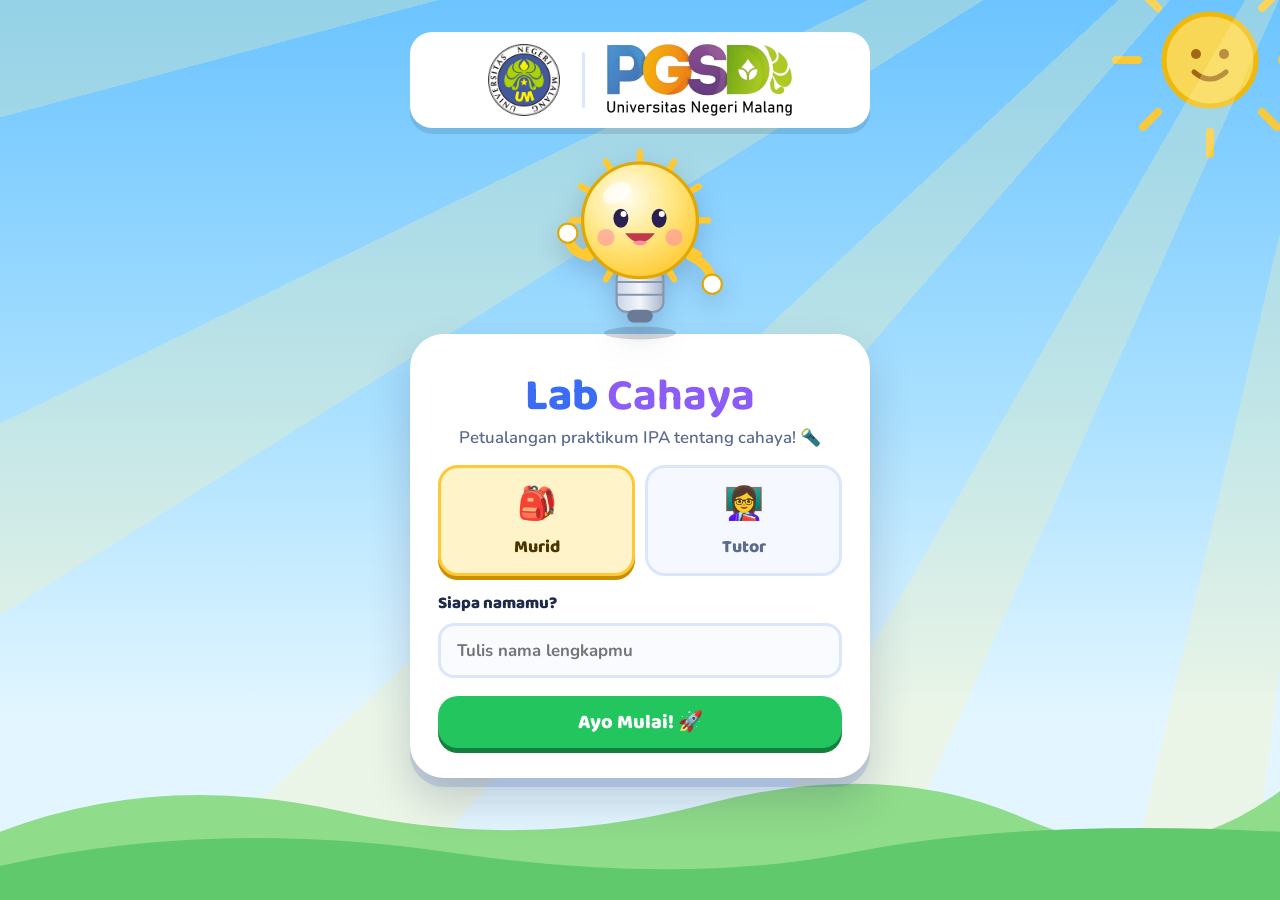
<file: index.html>
<!doctype html>
<html lang="id"><head><meta charset="utf-8"><meta name="viewport" content="width=device-width,initial-scale=1">
<title>Masuk – Lab Cahaya</title><link rel="stylesheet" href="style.css"></head>
<body>
<div class="login"><div class="lbox">
  <div class="idbar"><img id="logoUM" alt="Logo Universitas Negeri Malang"><span class="sep"></span><img id="logoPG" alt="Logo PGSD Universitas Negeri Malang"></div>
  <div id="mas"></div>
  <div class="lcard">
    <h1 class="brandname" id="bn"></h1>
    <p class="tag">Petualangan praktikum IPA tentang cahaya! 🔦</p>
    <div class="roles">
      <button type="button" class="role on" id="tS"><span>🎒</span>Murid</button>
      <button type="button" class="role" id="tT"><span>👩‍🏫</span>Tutor</button>
    </div>
    <form id="fS">
      <label for="nama">Siapa namamu?</label>
      <input id="nama" placeholder="Tulis nama lengkapmu" required autocomplete="name">
      <div class="row"><button class="btn green big block wiggle">Ayo Mulai! 🚀</button></div>
    </form>
    <form id="fT" class="hidden">
      <label for="pw">Kata sandi tutor</label>
      <input id="pw" type="password" required>
      <p id="err" class="err"></p>
      <div class="row" style="margin-top:6px"><button class="btn big block">Masuk sebagai Tutor</button></div>
    </form>
  </div>
</div></div>
<script src="app.js"></script><script src="deco.js"></script><script src="logo.js"></script>
<script>
DECO.scenery();
logoUM.src = LOGO_UM; logoPG.src = LOGO_PGSD;
mas.innerHTML = DECO.mascot();
/* huruf melompat bergantian */
let i = 0; bn.innerHTML = [..."Lab "].map(c => `<span style="--i:${i++}">${c === " " ? "&nbsp;" : c}</span>`).join("") + "<b>" + [..."Cahaya"].map(c => `<span style="--i:${i++}">${c}</span>`).join("") + "</b>";
const u = getUser();
if (u) location.href = u.role === "tutor" ? "tutor.html" : "siswa.html";
tS.onclick = () => { tS.classList.add("on"); tT.classList.remove("on"); fS.classList.remove("hidden"); fT.classList.add("hidden"); };
tT.onclick = () => { tT.classList.add("on"); tS.classList.remove("on"); fT.classList.remove("hidden"); fS.classList.add("hidden"); };
fS.onsubmit = e => { e.preventDefault(); save("lms_user", { role: "siswa", nama: nama.value.trim() }); location.href = "siswa.html"; };
fT.onsubmit = e => {
  e.preventDefault();
  if (pw.value === CONFIG.PASSWORD_TUTOR) { save("lms_user", { role: "tutor", nama: "Tutor" }); location.href = "tutor.html"; }
  else err.textContent = "Kata sandi salah, coba lagi ya.";
};
</script></body></html>
</file>
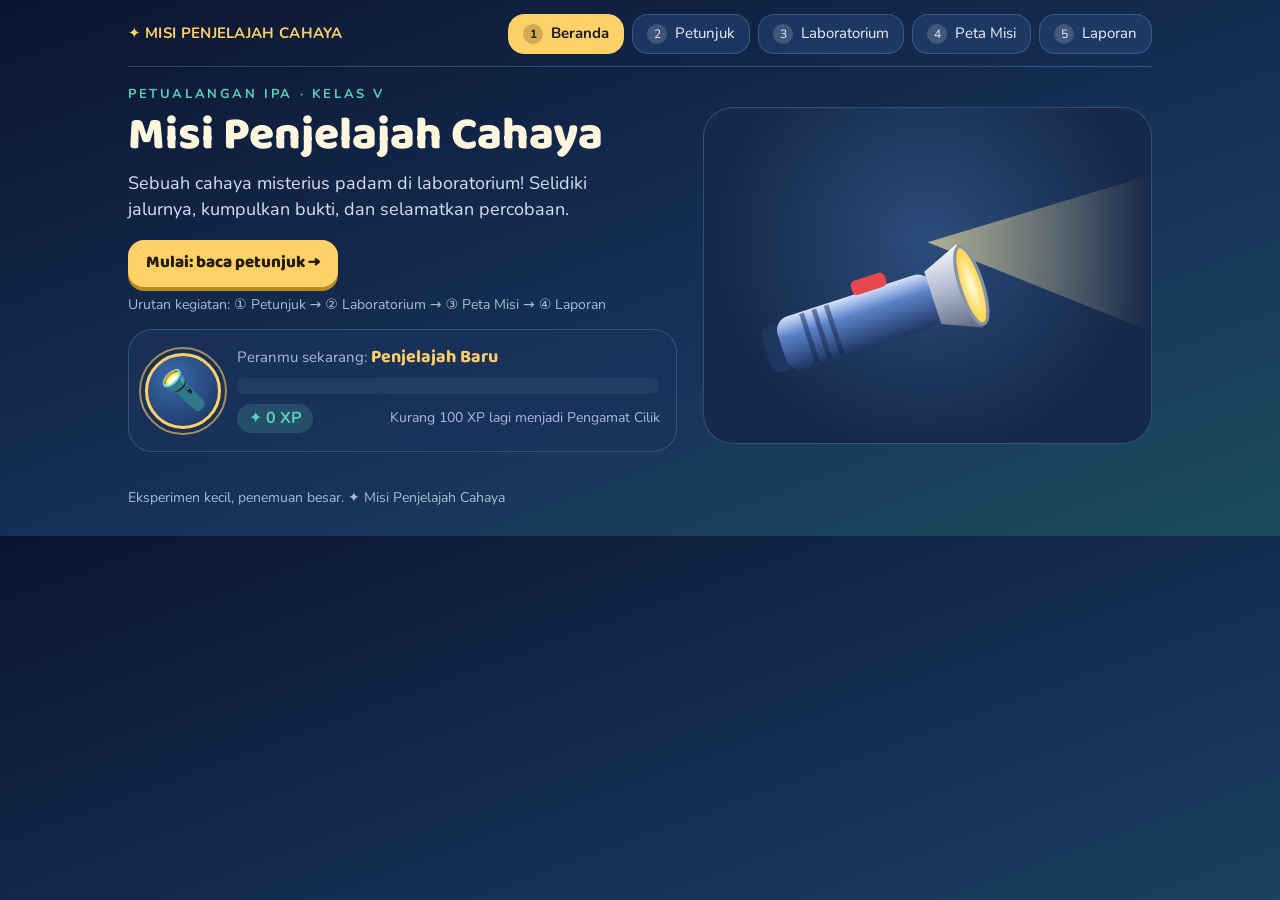
<file: lab-1.html>
<!doctype html>
<html lang="id"><head><meta charset="utf-8"><meta name="viewport" content="width=device-width,initial-scale=1">
<title>Lab 1 – Cahaya Merambat Lurus</title><link rel="stylesheet" href="lab-core.css"></head>
<body><div id="app"></div>
<script src="ai-config.js"></script><script src="lab-core.js"></script><script src="lab-icons.js"></script>
<script>
(function(){
const L=LabKit,I=L.icons,C=L.clamp;
const W=760,H=380,TB=322,FX=190,CX=[270,370,470],CW=46,HY=105,BX=556,BW=44,BH=92,SX=668,SW=36;
const DEF=()=>({ray:180,k:[180,180,180],book:275});

function scene(host,o){
  const id=L.uid('s1'),inter=o.interactive;
  host.innerHTML=`<svg viewBox="0 0 ${W} ${H}" id="${id}" role="img" aria-label="Senter, tiga karton berlubang, buku, dan layar">
  <defs><linearGradient id="${id}w" x1="0" y1="0" x2="0" y2="1"><stop offset="0" stop-color="#13213f"/><stop offset="1" stop-color="#1f3a63"/></linearGradient>
  <linearGradient id="${id}b" x1="0" x2="1"><stop offset="0" stop-color="#fff6c2"/><stop offset="1" stop-color="#ffd23f"/></linearGradient>
  <radialGradient id="${id}g"><stop offset="0" stop-color="#fff7c4"/><stop offset="1" stop-color="#ffd23f" stop-opacity="0"/></radialGradient>
  <filter id="${id}f" x="-10%" y="-300%" width="120%" height="700%"><feGaussianBlur stdDeviation="4"/></filter></defs>
  <rect width="${W}" height="${TB}" fill="url(#${id}w)"/>
  <path d="M0 80H760M0 160H760M0 240H760M190 0V322M380 0V322M570 0V322" stroke="#8fb4ff" stroke-opacity=".07"/>
  ${CX.map(x=>`<rect x="${x-3}" y="62" width="6" height="${TB-62}" fill="#6f7c92"/>`).join('')}
  <g transform="translate(${SX},70)">${I.screen(SW,230,22)}</g>
  <ellipse id="${id}sg" cx="${SX+SW/2}" cy="180" rx="17" ry="40" fill="url(#${id}g)" opacity="0"/>
  <g id="${id}sh" opacity="0"><rect id="${id}shr" x="${BX+BW}" y="100" width="${SX-BX-BW}" height="92" fill="#000" opacity=".42"/><text class="lbl" x="${(BX+BW+SX)/2}" y="0" text-anchor="middle" id="${id}sht">bayangan</text></g>
  ${CX.map((x,i)=>`<g id="${id}c${i}" class="drag">${I.cardboard(CW,210,HY,11,15)}</g>`).join('')}
  <g id="${id}tb">${I.table(W,TB)}</g>
  <g id="${id}bk" class="drag">${I.book(BW,BH)}</g>
  <g id="${id}bm" opacity="0"><polygon id="${id}bg" fill="url(#${id}b)"/><polygon id="${id}bgl" fill="#ffd23f" opacity=".5" filter="url(#${id}f)"/></g>
  <g id="${id}pt"></g>
  <rect id="${id}st" x="${FX-90}" width="6" fill="#6f7c92"/>
  <g id="${id}fl" class="drag">${I.flashlight(true)}</g>
  ${CX.map((x,i)=>`<text class="lbl" x="${x}" y="40" text-anchor="middle">Karton ${i+1}</text>`).join('')}
  <text class="lbl" x="${FX-62}" y="344" fill="#fff" style="fill:#fff6dd">Senter</text>
  <text class="lbl" x="${BX+BW/2}" y="344" text-anchor="middle" style="fill:#fff6dd">Buku</text>
  <text class="lbl" x="${SX+SW/2}" y="54" text-anchor="middle">Layar</text>
  <g id="${id}gr"></g></svg>`;
  const svg=host.querySelector('svg'),$=s=>svg.querySelector('#'+id+s);
  let st=DEF(),rev=false;
  function calc(){
    let end=SX,by=null;
    for(let i=0;i<3;i++)if(Math.abs(st.k[i]-st.ray)>10){end=CX[i]-CW/2;by='k'+(i+1);break;}
    if(!by&&Math.abs(st.book-st.ray)<BH/2+3){end=BX;by='book';}
    return {end:end,by:by};
  }
  function render(){
    $('fl').setAttribute('transform',`translate(${FX},${st.ray})`);
    $('st').setAttribute('y',st.ray+18);$('st').setAttribute('height',TB-st.ray-18);
    [0,1,2].forEach(i=>$('c'+i).setAttribute('transform',`translate(${CX[i]-CW/2},${st.k[i]-HY})`));
    $('bk').setAttribute('transform',`translate(${BX},${st.book-BH/2})`);
    if(inter)$('gr').innerHTML=L.grip(FX-100,st.ray-34,'y')+CX.map((x,i)=>L.grip(x,st.k[i]-HY+14,'y')).join('')+L.grip(BX+BW/2,st.book-BH/2-16,'y');
    beam();
  }
  function beam(){
    const g=$('bm'),pt=$('pt'),shg=$('sh'),sg=$('sg');
    if(!rev){g.setAttribute('opacity',0);pt.innerHTML='';shg.setAttribute('opacity',0);sg.setAttribute('opacity',0);return;}
    const r=calc(),y=st.ray,x0=FX+6;
    g.setAttribute('opacity',1);
    $('bg').setAttribute('points',`${x0},${y-4} ${r.end},${y-4} ${r.end},${y+4} ${x0},${y+4}`);
    $('bgl').setAttribute('points',`${x0},${y-8} ${r.end},${y-8} ${r.end},${y+8} ${x0},${y+8}`);
    let p='';
    CX.forEach((x,i)=>{const left=x-CW/2;if(r.end>left+CW)p+=`<circle cx="${x}" cy="${y}" r="13" fill="url(#${id}g)"/>`;});
    if(r.by&&r.by[0]==='k')p+=`<circle cx="${r.end}" cy="${y}" r="16" fill="url(#${id}g)"/>`;
    if(r.by==='book')p+=`<circle cx="${r.end}" cy="${y}" r="16" fill="url(#${id}g)"/>`;
    pt.innerHTML=p;
    if(r.by==='book'){shg.setAttribute('opacity',1);$('shr').setAttribute('y',st.book-BH/2);$('shr').setAttribute('height',BH);$('sht').setAttribute('y',st.book+4);}else shg.setAttribute('opacity',0);
    sg.setAttribute('opacity',r.by?0:1);sg.setAttribute('cy',y);
  }
  if(inter){
    const ch=()=>{render();o.onChange&&o.onChange();};
    L.drag($('fl'),svg,{axis:'y',min:120,max:250,get:()=>st.ray,set:v=>{st.ray=v;ch();}});
    [0,1,2].forEach(i=>L.drag($('c'+i),svg,{axis:'y',min:112,max:252,get:()=>st.k[i],set:v=>{st.k[i]=v;ch();}}));
    L.drag($('bk'),svg,{axis:'y',min:100,max:275,get:()=>st.book,set:v=>{st.book=v;ch();}});
  }
  render();
  return {
    setState(s){st={ray:s.ray,k:s.k.slice(),book:s.book};render();},
    getState(){return st;},
    reset(){st=DEF();rev=false;render();},
    reveal(b){rev=b;beam();},
    test(){
      rev=true;beam();const r=calc();
      const aligned=st.k.every(v=>Math.abs(v-st.ray)<=10);
      const key=r.by?'tidak':'ya';
      let t;
      if(!r.by)t='Cahaya melewati ketiga lubang yang segaris dan sampai di layar. Cahaya merambat lurus.';
      else if(r.by==='book')t='Cahaya terhalang buku dan tidak dapat menembusnya, sehingga terbentuk bayangan dan layar gelap.';
      else t='Cahaya berhenti di Karton '+r.by[1]+' karena lubangnya tidak segaris dengan sinar. Cahaya hanya merambat lurus.';
      return {id:(r.by||'lurus'),key:key,text:t,cells:[aligned?'Segaris':'Tidak segaris',r.by==='book'?'Menghalangi':'Tidak menghalangi',key==='ya'?'Layar terang':'Layar gelap']};
    }
  };
}

const heroArt=`<svg viewBox="0 0 400 300"><defs><linearGradient id="hb" x1="0" x2="1"><stop offset="0" stop-color="#ffe9a0" stop-opacity=".9"/><stop offset="1" stop-color="#ffe9a0" stop-opacity="0"/></linearGradient></defs>
<polygon points="200,120 400,60 400,200" fill="url(#hb)" opacity=".7"/>
<g transform="translate(235,160) rotate(-18) scale(1.45)">${I.flashlight(true)}</g></svg>`;

LabKit.create({
  key:'lab1',brand:'Misi Penjelajah Cahaya',kicker:'Petualangan IPA · Kelas V',title:'Misi Penjelajah Cahaya',
  story:'Sebuah cahaya misterius padam di laboratorium! Selidiki jalurnya, kumpulkan bukti, dan selamatkan percobaan.',heroArt:heroArt,
  mapKicker:'Modul B · Petualangan',
  lab:{kicker:'Modul A · Eksperimen virtual',title:'Laboratorium jalur cahaya',
    desc:'Seret senter, ketiga karton, buku, atau layar. Cahaya harus melewati setiap lubang tanpa mengenai penghalang agar sampai ke layar.',
    tip:'Tip: seret benda yang bertanda kuning. Untuk mencoba susunan awal, buku berada di bawah sinar.',
    predict:{q:'Prediksimu: apakah layar akan bercahaya?',opts:[['ya','Ya, layar bercahaya'],['tidak','Tidak, layar gelap']]},
    columns:['Lubang','Buku','Hasil pada layar'],
    report:[{"q": "Ceritakan satu keadaan saat cahaya dari senter sampai ke layar. Bagaimana susunan karton dan lubangnya?", "kw": ["segaris", "sejajar", "satu garis", "lurus", "sama tinggi"], "need": 1, "model": "Cahaya sampai ke layar ketika ketiga lubang karton segaris (sama tinggi) dengan senter dan tidak ada benda yang menghalangi."}, {"q": "Ceritakan satu keadaan saat cahaya tidak sampai ke layar (misalnya lubang karton bergeser atau buku diletakkan di jalur cahaya). Apa yang kamu lihat?", "kw": ["terhalang", "berhenti", "gelap", "tidak sampai", "menghalangi", "tidak tembus", "bayangan", "bergeser"], "need": 1, "model": "Salah satu keadaan sudah cukup. Lubang karton bergeser: cahaya terhalang dan tidak sampai ke layar sehingga layar gelap. Atau buku di jalur cahaya: cahaya terhalang, layar gelap, dan di belakang buku terbentuk bayangan."}, {"q": "Apa kesimpulanmu tentang cara cahaya merambat? (Menjawab satu hal saja sudah cukup.)", "kw": ["lurus"], "need": 1, "model": "Cahaya merambat lurus (menurut garis lurus). Boleh juga menyebut bahwa cahaya tidak dapat menembus benda gelap."}],minObs:0},
  createScene:scene,
  missions:[
   {id:'m1',poin:["[inti] Cahaya sampai ke layar karena ketiga lubang karton segaris (sama tinggi) dengan senter dan tidak ada penghalang","[inti] Alasan: cahaya merambat lurus sehingga dapat melewati lubang-lubang yang segaris"],essay:'Apakah cahaya dari senter sampai ke layar? Jelaskan alasannya.',title:'Detektif Cahaya',short:'Amati, uji, dan jelaskan.',badge:'Penjelajah Cahaya',skills:['Memprediksi hasil','Menggunakan bukti'],
    story:'Senter menyala dan tiga karton berlubang berderet rapi. Apakah cahayanya sampai ke layar?',
    preset:{ray:180,k:[180,180,180],book:275},pQ:'Prediksimu: apakah layar akan bercahaya?',pOpts:[['ya','Ya, layar bercahaya'],['tidak','Tidak, layar gelap']],
    q:'Bukti mana yang paling tepat menjelaskan hasilnya?',
    choices:[['Cahaya sampai ke layar karena ketiga lubang segaris dan cahaya merambat lurus.',true],['Cahaya membelok mengikuti lubang karton.',false,'Cahaya tidak membelok sendiri. Lihat lagi: apakah lubangnya berada pada ketinggian yang sama?'],['Layar menyala sendiri tanpa senter.',false,'Layar tidak menyala sendiri. Cahaya berasal dari senter.'],['Karton memantulkan cahaya ke layar.',false,'Karton justru menghalangi cahaya. Cahaya lewat melalui lubangnya.']],
    reasonQ:'Tulis alasanmu (kenapa cahaya sampai ke layar?):',kw:['lurus','segaris','sejajar','satu garis'],need:1,
    hints:['Lihat jalur sinar dari senter sampai layar.','Apakah ketiga lubang berada pada ketinggian yang sama dengan senter?','Cahaya merambat menurut garis …?'],
    explain:'Cahaya merambat lurus. Karena ketiga lubang segaris, cahaya dapat lewat sampai ke layar.'},
   {id:'m2',poin:["[inti] Cahaya berhenti/terhalang di Karton 2 karena lubang Karton 2 bergeser atau tidak segaris dengan senter dan lubang lain","[inti] Cahaya merambat lurus sehingga tidak bisa membelok mengikuti lubang yang bergeser"],essay:'Mengapa cahaya berhenti di Karton 2? Jelaskan alasannya.',title:'Tiga Lubang Rahasia',short:'Cari lubang yang bandel.',badge:'Pemburu Garis Lurus',skills:['Menemukan kesalahan percobaan','Hubungan variabel dan hasil'],
    story:'Kali ini layar tetap gelap. Salah satu karton berlubang sedikit bergeser. Temukan penyebabnya!',
    preset:{ray:170,k:[170,215,170],book:275},pQ:'Prediksimu: apakah layar akan bercahaya?',pOpts:[['ya','Ya, layar bercahaya'],['tidak','Tidak, layar gelap']],
    q:'Mengapa cahaya berhenti di Karton 2?',
    choices:[['Lubang Karton 2 tidak segaris dengan lubang lain, dan cahaya merambat lurus sehingga terhalang.',true],['Senter kehabisan baterai.',false,'Senter menyala, buktinya cahaya sampai ke Karton 1.'],['Cahaya dapat membelok mengikuti lubang.',false,'Cahaya tidak membelok. Perhatikan letak lubang Karton 2.'],['Layarnya terlalu kecil.',false,'Cahaya sudah berhenti sebelum sampai ke layar.']],
    reasonQ:'Tulis alasanmu:',kw:['lurus','segaris','sejajar','tidak sama','bergeser','terhalang'],need:1,
    hints:['Bandingkan ketinggian ketiga lubang.','Karton mana yang lubangnya lebih rendah?','Cahaya yang merambat lurus tidak bisa membelok ke lubang yang bergeser.'],
    explain:'Cahaya merambat lurus. Lubang yang bergeser tidak dilalui cahaya, sehingga cahaya terhalang karton.'},
   {id:'m3',poin:["[inti] Bayangan terbentuk karena buku (benda gelap/tidak bening) menghalangi cahaya dan cahaya tidak dapat menembusnya","[pendukung] Daerah di belakang buku tidak terkena cahaya sehingga gelap"],essay:'Mengapa ada daerah gelap (bayangan) di belakang buku? Jelaskan alasannya.',title:'Misteri Bayangan',short:'Mengapa ada bayangan?',badge:'Detektif Bayangan',skills:['Hubungan variabel dan hasil','Memilih informasi relevan'],
    story:'Seseorang menaruh buku di jalur cahaya. Layar gelap dan ada daerah gelap di belakang buku.',
    preset:{ray:180,k:[180,180,180],book:180},pQ:'Prediksimu: apakah layar akan bercahaya?',pOpts:[['ya','Ya, layar bercahaya'],['tidak','Tidak, layar gelap']],
    q:'Mengapa terbentuk bayangan di belakang buku?',
    choices:[['Buku tidak dapat ditembus cahaya, sehingga cahaya terhalang dan terbentuk bayangan.',true],['Buku menyerap semua lubang karton.',false,'Lubang karton tidak berubah. Perhatikan buku di jalur sinar.'],['Cahaya berubah menjadi gelap sendiri.',false,'Cahaya tidak berubah menjadi gelap; ia terhalang benda.'],['Layar bergerak menjauh.',false,'Layar tidak bergerak.']],
    reasonQ:'Tulis alasanmu:',kw:['terhalang','tidak tembus','tidak dapat menembus','menghalangi','gelap'],need:1,
    hints:['Apa yang ada di jalur cahaya?','Apakah buku dapat dilewati cahaya?','Daerah yang tidak terkena cahaya disebut …?'],
    explain:'Benda gelap seperti buku tidak meneruskan cahaya. Cahaya terhalang sehingga terbentuk bayangan.'},
   {id:'m4',poin:["[inti] Naikkan atau geser Karton 1 sampai lubangnya segaris (sama tinggi) dengan senter dan lubang karton lain","[inti] Alasan: cahaya merambat lurus"],essay:'Karton 1 terlalu rendah, jadi layar gelap. Apa yang harus kamu lakukan supaya cahaya sampai ke layar? Jelaskan alasannya.',title:'Perbaiki Jalur Cahaya',short:'Pilih cara memperbaiki.',badge:'Teknisi Optik',skills:['Menemukan kesalahan percobaan','Mengidentifikasi masalah'],
    story:'Layar kembali gelap. Karton 1 terlalu rendah. Bagaimana cara memperbaikinya?',
    preset:{ray:150,k:[215,150,150],book:275},fixed:{ray:150,k:[150,150,150],book:275},pQ:'Prediksimu: apakah layar akan bercahaya?',pOpts:[['ya','Ya, layar bercahaya'],['tidak','Tidak, layar gelap']],
    q:'Langkah perbaikan mana yang tepat?',
    choices:[['Naikkan Karton 1 sampai lubangnya segaris dengan senter dan lubang lain.',true],['Tambah satu karton lagi di depan layar.',false,'Menambah karton justru menambah penghalang.'],['Ganti dengan senter yang lebih terang.',false,'Senter sudah cukup terang; masalahnya letak lubang.'],['Besarkan layar saja.',false,'Cahaya sudah terhalang sebelum sampai ke layar.']],
    reasonQ:'Tulis alasanmu:',kw:['segaris','sejajar','lurus','satu garis','naikkan'],need:1,
    hints:['Karton mana yang menghalangi sinar?','Lubang itu perlu digeser ke arah mana?','Semua lubang harus berada pada satu garis lurus dengan senter.'],
    explain:'Agar cahaya sampai ke layar, semua lubang harus segaris karena cahaya merambat lurus.'},
   {id:'m5',poin:["[inti] Cahaya merambat lurus (menurut garis lurus)","[inti] Cahaya tidak dapat menembus benda gelap/penghalang sehingga terbentuk bayangan"],essay:'Dari tiga buktimu, apa kesimpulanmu tentang cara cahaya merambat dan benda yang tidak bisa ditembus cahaya?',title:'Selamatkan Laboratorium',short:'Tarik kesimpulan akhir.',badge:'Juara Laboratorium',skills:['Menggunakan bukti','Memilih informasi relevan','Memprediksi hasil'],
    story:'Kamu sudah punya tiga bukti: lubang segaris → layar terang, lubang bergeser → layar gelap, buku di jalur → layar gelap. Rangkum menjadi satu kesimpulan.',
    preset:{ray:180,k:[180,180,180],book:180},pQ:'Prediksimu: apakah layar akan bercahaya?',pOpts:[['ya','Ya, layar bercahaya'],['tidak','Tidak, layar gelap']],
    q:'Kesimpulan mana yang paling tepat?',
    choices:[['Cahaya merambat menurut garis lurus dan tidak dapat menembus benda gelap.',true],['Cahaya merambat membelok-belok mengikuti lubang.',false,'Buktimu menunjukkan lubang harus segaris, jadi cahaya tidak membelok.'],['Cahaya hanya bisa lewat lubang yang bulat.',false,'Bentuk lubang bukan penyebabnya; letaknya yang harus segaris.'],['Cahaya tidak punya arah rambat.',false,'Cahaya punya arah: lurus.']],
    reasonQ:'Tulis kesimpulanmu:',kw:['lurus','terhalang','tidak tembus','menghalangi','gelap','segaris'],need:2,
    hints:['Ingat bukti 1 dan 2: apa syarat cahaya sampai ke layar?','Ingat bukti 3: apa yang terjadi bila ada benda gelap?','Sebutkan dua hal: arah rambat dan benda penghalang.'],
    explain:'Cahaya merambat lurus dan terhalang oleh benda gelap. Karena itu bayangan dapat terbentuk.'}
  ]
});
})();
</script></body></html>
</file>
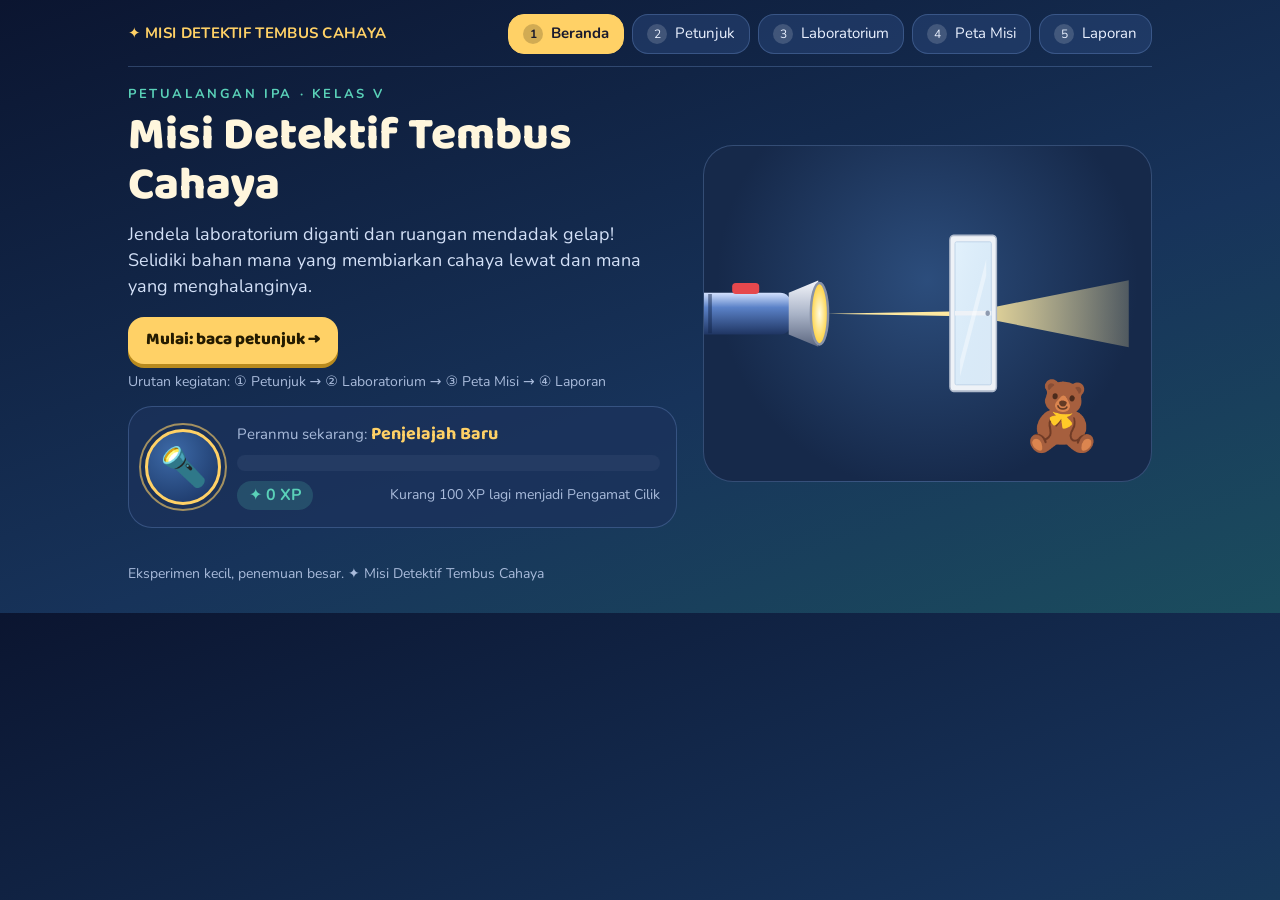
<file: lab-2.html>
<!doctype html>
<html lang="id"><head><meta charset="utf-8"><meta name="viewport" content="width=device-width,initial-scale=1">
<title>Lab 2 – Cahaya Menembus Benda Bening</title><link rel="stylesheet" href="lab-core.css"></head>
<body><div id="app"></div>
<script src="ai-config.js"></script><script src="lab-core.js"></script><script src="lab-icons.js"></script>
<script>
(function(){
const L=LabKit,I=L.icons;
const W=760,H=380,TB=322,FX=190,RY=225,MX=300,MW=64,MH=170,SX=650,SW=36;
const MATS={
  kaca:{n:'Kaca bening',t:.95,b:0,ov:'rgba(190,225,255,.12)',vis:'Terlihat jelas',txt:'Kaca bening meneruskan hampir semua cahaya. Layar terang dan boneka di belakangnya terlihat jelas.'},
  plastik:{n:'Plastik bening',t:.9,b:.8,ov:'rgba(200,230,255,.16)',vis:'Terlihat jelas',txt:'Plastik bening meneruskan hampir semua cahaya. Layar terang dan boneka masih terlihat jelas.'},
  air:{n:'Air jernih',t:.85,b:1.6,ov:'rgba(63,155,255,.28)',vis:'Terlihat jelas',txt:'Air jernih meneruskan cahaya. Layar terang dan boneka di belakangnya masih terlihat.'},
  minyak:{n:'Kertas minyak',t:.45,b:6,ov:'rgba(243,226,180,.8)',vis:'Terlihat buram',txt:'Kertas minyak hanya meneruskan sebagian cahaya. Layar redup dan boneka terlihat buram.'},
  kardus:{n:'Kardus',t:0,b:0,ov:'rgba(168,120,60,1)',vis:'Tidak terlihat',txt:'Kardus tidak meneruskan cahaya. Layar gelap, terbentuk bayangan, dan boneka tidak terlihat.'},
  kayu:{n:'Papan kayu',t:0,b:0,ov:'rgba(140,95,50,1)',vis:'Tidak terlihat',txt:'Papan kayu tidak meneruskan cahaya. Layar gelap, terbentuk bayangan, dan boneka tidak terlihat.'}
};
const KEYS=Object.keys(MATS);
const keyOf=t=>t>=.8?'terang':t>0?'redup':'gelap';
const lvl={terang:'Layar terang',redup:'Layar redup',gelap:'Layar gelap'};

function scene(host,o){
  const id=L.uid('s2'),inter=o.interactive;
  host.innerHTML=`<svg viewBox="0 0 ${W} ${H}" role="img" aria-label="Senter, bahan yang diuji, boneka, dan layar">
  <defs><linearGradient id="${id}w" x1="0" y1="0" x2="0" y2="1"><stop offset="0" stop-color="#13213f"/><stop offset="1" stop-color="#1f3a63"/></linearGradient>
  <linearGradient id="${id}b" x1="0" x2="1"><stop offset="0" stop-color="#fff6c2"/><stop offset="1" stop-color="#ffd23f"/></linearGradient>
  <radialGradient id="${id}g"><stop offset="0" stop-color="#fff7c4"/><stop offset="1" stop-color="#ffd23f" stop-opacity="0"/></radialGradient>
  <filter id="${id}f" x="-10%" y="-300%" width="120%" height="700%"><feGaussianBlur stdDeviation="4"/></filter>
  <filter id="${id}k" x="-20%" y="-20%" width="140%" height="140%"><feGaussianBlur id="${id}bl" stdDeviation="0"/></filter>
  <clipPath id="${id}cp"><rect x="441" y="13" width="298" height="114" rx="12"/></clipPath></defs>
  <rect width="${W}" height="${TB}" fill="url(#${id}w)"/>
  <path d="M0 80H760M0 160H760M0 240H760M190 0V322M380 0V322M570 0V322" stroke="#8fb4ff" stroke-opacity=".07"/>
  <rect x="440" y="12" width="300" height="116" rx="13" fill="#1d3358" stroke="#8fb4ff" stroke-opacity=".5"/>
  <g clip-path="url(#${id}cp)"><text id="${id}ted" x="590" y="100" font-size="78" text-anchor="middle" filter="url(#${id}k)" opacity="0">🧸</text><rect id="${id}ov" x="441" y="13" width="298" height="114" fill="#000" opacity="0"/></g>
  <text id="${id}q" x="590" y="96" font-size="56" text-anchor="middle" fill="#8fb4ff" opacity=".6">?</text>
  <text class="lbl" x="452" y="32">Boneka di belakang bahan:</text><text class="lbl g" id="${id}vis" x="452" y="121"> </text>
  <g transform="translate(${SX},150)">${I.screen(SW,150,22)}</g>
  <ellipse id="${id}sg" cx="${SX+SW/2}" cy="${RY}" rx="17" ry="42" fill="url(#${id}g)" opacity="0"/>
  <g id="${id}sh" opacity="0"><rect x="${MX+MW+7}" y="${RY-MH/2}" width="${SX-MX-MW-7}" height="${MH}" fill="#000" opacity=".4"/><text class="lbl" x="${(MX+MW+SX)/2}" y="${RY+4}" text-anchor="middle">bayangan</text></g>
  <g id="${id}tb">${I.table(W,TB)}</g>
  <rect x="${MX-12}" y="${RY+MH/2}" width="${MW+24}" height="${TB-RY-MH/2}" fill="#6b4222"/>
  <g id="${id}mat" transform="translate(${MX},${RY-MH/2})"></g>
  <g id="${id}bm" opacity="0"><polygon id="${id}b1" fill="url(#${id}b)"/><polygon id="${id}b1g" fill="#ffd23f" opacity=".5" filter="url(#${id}f)"/><g id="${id}b2g"><polygon id="${id}b2" fill="url(#${id}b)"/><polygon id="${id}b2l" fill="#ffd23f" opacity=".5" filter="url(#${id}f)"/></g></g>
  <rect x="${FX-90}" y="${RY+18}" width="6" height="${TB-RY-18}" fill="#6f7c92"/>
  <g transform="translate(${FX},${RY})">${I.flashlight(true)}</g>
  <text class="lbl" x="${MX+MW/2}" y="${RY-MH/2-12}" text-anchor="middle" id="${id}nm"> </text>
  <text class="lbl" x="${FX-62}" y="344" style="fill:#fff6dd">Senter</text>
  <text class="lbl" x="${SX+SW/2}" y="140" text-anchor="middle">Layar</text></svg>`+
  (inter?`<div class="ctl" id="${id}tray">${KEYS.map(k=>`<button class="chip" data-k="${k}"><svg viewBox="-4 -12 ${MW+8} ${MH+14}">${I.mat(k,MW,MH)}</svg>${MATS[k].n}</button>`).join('')}</div>`:'');
  const svg=host.querySelector('svg'),$=s=>svg.querySelector('#'+id+s);
  let st={mat:'kaca'},rev=false;
  function render(){
    const m=MATS[st.mat];
    $('mat').innerHTML=I.mat(st.mat,MW,MH);$('nm').textContent=m.n;
    const g=$('bm'),sh=$('sh'),sg=$('sg');
    if(inter)host.querySelectorAll('.chip').forEach(c=>c.classList.toggle('on',c.dataset.k===st.mat));
    if(!rev){g.setAttribute('opacity',0);sh.setAttribute('opacity',0);sg.setAttribute('opacity',0);$('ted').setAttribute('opacity',0);$('ov').setAttribute('opacity',0);$('q').setAttribute('opacity',.6);$('vis').textContent='belum diuji';return;}
    g.setAttribute('opacity',1);
    $('b1').setAttribute('points',`${FX+6},${RY-4} ${MX},${RY-4} ${MX},${RY+4} ${FX+6},${RY+4}`);
    $('b1g').setAttribute('points',`${FX+6},${RY-8} ${MX},${RY-8} ${MX},${RY+8} ${FX+6},${RY+8}`);
    const x1=MX+MW+7;
    $('b2').setAttribute('points',`${x1},${RY-4} ${SX},${RY-4} ${SX},${RY+4} ${x1},${RY+4}`);
    $('b2l').setAttribute('points',`${x1},${RY-8} ${SX},${RY-8} ${SX},${RY+8} ${x1},${RY+8}`);
    $('b2g').setAttribute('opacity',m.t>0?.3+.7*m.t:0);
    sg.setAttribute('opacity',m.t);sh.setAttribute('opacity',m.t>0?0:1);
    $('bl').setAttribute('stdDeviation',m.b);
    $('ted').setAttribute('opacity',1);$('ov').setAttribute('fill',m.ov.replace(/,[\d.]+\)$/,',1)'));$('ov').setAttribute('opacity',parseFloat(m.ov.match(/,([\d.]+)\)$/)[1]));
    $('q').setAttribute('opacity',0);$('vis').textContent=m.vis;
  }
  if(inter)host.querySelectorAll('.chip').forEach(c=>c.onclick=()=>{st.mat=c.dataset.k;render();o.onChange&&o.onChange();});
  render();
  return {
    setState(s){st={mat:s.mat};render();},getState(){return st;},
    reset(){st={mat:'kaca'};rev=false;render();},
    reveal(b){rev=b;render();},
    test(){rev=true;render();const m=MATS[st.mat],k=keyOf(m.t);return {id:st.mat,key:k,text:m.txt,cells:[m.n,lvl[k].replace('Layar ','').replace(/^./,c=>c.toUpperCase()),m.vis]};}
  };
}

const heroArt=`<svg viewBox="0 0 400 300"><defs><linearGradient id="hb2" x1="0" x2="1"><stop offset="0" stop-color="#ffe9a0" stop-opacity=".9"/><stop offset="1" stop-color="#ffe9a0" stop-opacity=".25"/></linearGradient></defs>
<polygon points="110,150 220,148 220,152 110,150" fill="#ffe9a0"/><polygon points="250,146 380,120 380,180 250,154" fill="url(#hb2)"/>
<g transform="translate(220,80) scale(.65,.82)">${I.mat('kaca',64,170)}</g><text x="320" y="262" font-size="60" text-anchor="middle">🧸</text>
<g transform="translate(100,150) scale(1.1)">${I.flashlight(true)}</g></svg>`;

LabKit.create({
  key:'lab2',brand:'Misi Detektif Tembus Cahaya',kicker:'Petualangan IPA · Kelas V',title:'Misi Detektif Tembus Cahaya',
  story:'Jendela laboratorium diganti dan ruangan mendadak gelap! Selidiki bahan mana yang membiarkan cahaya lewat dan mana yang menghalanginya.',heroArt:heroArt,
  lab:{kicker:'Modul A · Eksperimen virtual',title:'Laboratorium tembus cahaya',
    desc:'Pilih satu bahan di bagian bawah. Lihat seberapa terang layar dan bagaimana boneka di belakang bahan itu terlihat. Coba semua bahan sesukamu.',
    tip:'Tip: coba semua bahan, mulai dari kaca bening sampai papan kayu.',
    predict:{q:'Prediksimu: bagaimana cahaya di layar setelah melewati bahan ini?',opts:[['terang','Layar terang'],['redup','Layar redup'],['gelap','Layar gelap']]},
    columns:['Bahan','Cahaya di layar','Boneka di belakang'],
    report:[{"q": "Ceritakan pengamatanmu pada satu bahan yang bening (kaca, plastik, atau air).", "kw": ["kaca", "plastik", "air", "bening", "terang", "jelas", "tembus", "meneruskan"], "need": 1, "model": "Memilih salah satu sudah cukup. Kaca bening, plastik bening, atau air jernih meneruskan hampir semua cahaya, sehingga layar terang dan boneka terlihat jelas."}, {"q": "Ceritakan pengamatanmu ketika memakai kertas minyak.", "kw": ["sebagian", "buram", "redup", "samar"], "need": 1, "model": "Kertas minyak hanya meneruskan sebagian cahaya: layar redup dan boneka terlihat buram."}, {"q": "Ceritakan pengamatanmu ketika memakai kardus atau papan kayu (memilih salah satu sudah cukup).", "kw": ["tidak", "terhalang", "menghalangi", "gelap", "bayangan"], "need": 1, "model": "Kardus atau papan kayu tidak meneruskan cahaya (menghalangi): layar gelap dan terbentuk bayangan."}],minObs:0},
  createScene:scene,
  missions:[
   {id:'m1',poin:["[inti] Ya, ruangan terang karena kaca bening meneruskan (membiarkan lewat) hampir semua cahaya","[pendukung] Benda di balik kaca terlihat jelas"],essay:'Apakah ruangan akan terang jika jendela dibuat dari kaca bening? Jelaskan alasannya.',title:'Detektif Kaca',short:'Mengapa jendela dibuat dari kaca?',badge:'Penjelajah Transparan',skills:['Memprediksi hasil','Menggunakan bukti'],
    story:'Jendela baru terbuat dari kaca bening. Apakah ruangan akan terang?',preset:{mat:'kaca'},
    pQ:'Prediksimu: bagaimana cahaya di layar?',pOpts:[['terang','Layar terang'],['redup','Layar redup'],['gelap','Layar gelap']],
    q:'Bukti mana yang paling tepat?',
    choices:[['Kaca bening meneruskan hampir semua cahaya, sehingga layar terang dan boneka terlihat jelas.',true],['Kaca memancarkan cahaya sendiri.',false,'Kaca tidak membuat cahaya; ia hanya meneruskan cahaya dari senter.'],['Kaca menyerap semua cahaya.',false,'Kalau menyerap semua cahaya, layar akan gelap. Padahal layar terang.'],['Kaca menghalangi cahaya sehingga terbentuk bayangan.',false,'Layar terang, jadi cahaya tidak terhalang.']],
    reasonQ:'Tulis alasanmu:',kw:['bening','tembus','menembus','diteruskan','lewat','meneruskan'],need:1,
    hints:['Lihat seberapa terang layar.','Apakah boneka di belakang kaca terlihat jelas?','Benda bening … cahaya.'],
    explain:'Benda bening meneruskan hampir semua cahaya, sehingga benda di belakangnya terlihat jelas.'},
   {id:'m2',poin:["[inti] Kertas minyak hanya meneruskan sebagian cahaya (tembus sebagian)","[pendukung] Karena itu layar redup dan boneka tampak buram/samar"],title:'Misteri Kertas Minyak',short:'Terang atau gelap?',badge:'Detektif Benda Buram',skills:['Hubungan variabel dan hasil','Memprediksi hasil'],
    story:'Kertas minyak dipasang di lubang angin. Cahaya masuk, tetapi bonekanya tampak samar.',preset:{mat:'minyak'},
    pQ:'Prediksimu: bagaimana cahaya di layar?',pOpts:[['terang','Layar terang'],['redup','Layar redup'],['gelap','Layar gelap']],
    q:'Mengapa layar redup dan boneka terlihat buram?',
    choices:[['Kertas minyak hanya meneruskan sebagian cahaya.',true],['Kertas minyak meneruskan semua cahaya.',false,'Kalau semua diteruskan, layar akan terang dan boneka jelas.'],['Kertas minyak tidak meneruskan cahaya sama sekali.',false,'Layar masih agak terang, jadi sebagian cahaya diteruskan.'],['Baterai senter hampir habis.',false,'Senter sama saja seperti pada percobaan sebelumnya.']],
    reasonQ:'Tulis alasanmu:',kw:['sebagian','buram','redup','tembus sebagian'],need:1,
    hints:['Bandingkan terang layar dengan kaca bening.','Apakah ada cahaya yang tetap sampai di layar?','Benda buram meneruskan … cahaya.'],
    explain:'Benda buram (tembus sebagian) hanya meneruskan sebagian cahaya sehingga benda di belakangnya terlihat samar.'},
   {id:'m3',poin:["[inti] Kardus tidak meneruskan cahaya (menghalangi/menahan cahaya)","[pendukung] Cahaya terhalang sehingga terbentuk bayangan dan layar gelap"],essay:'Mengapa layar menjadi gelap saat ada kardus di jalur cahaya? Jelaskan alasannya.',title:'Dinding Kardus',short:'Cahaya dihalangi kardus.',badge:'Penjelajah Benda Opaque',skills:['Hubungan variabel dan hasil','Memilih informasi relevan'],
    story:'Seseorang menaruh kardus di jalur cahaya. Layar jadi gelap.',preset:{mat:'kardus'},
    pQ:'Prediksimu: bagaimana cahaya di layar?',pOpts:[['terang','Layar terang'],['redup','Layar redup'],['gelap','Layar gelap']],
    q:'Mengapa layar gelap?',
    choices:[['Kardus tidak meneruskan cahaya sehingga cahaya terhalang dan terbentuk bayangan.',true],['Kardus memantulkan cahaya menuju layar.',false,'Layar gelap, jadi tidak ada cahaya yang sampai ke sana.'],['Kardus bening seperti kaca.',false,'Kardus tidak bening; bonekanya sama sekali tidak terlihat.'],['Cahaya berubah menjadi gelap.',false,'Cahaya tidak berubah; ia terhalang kardus.']],
    reasonQ:'Tulis alasanmu:',kw:['terhalang','menghalangi','tidak tembus','tidak diteruskan','gelap','bayangan'],need:1,
    hints:['Apakah boneka masih terlihat?','Apakah ada cahaya di belakang kardus?','Benda gelap … cahaya.'],
    explain:'Benda gelap tidak meneruskan cahaya. Cahaya terhalang dan membentuk bayangan.'},
   {id:'m4',poin:["[inti] Plastik bening meneruskan cahaya matahari sehingga tanaman tetap mendapat cahaya"],title:'Atap Rumah Kaca',short:'Mengapa tanaman memakai plastik bening?',badge:'Master Transparansi',skills:['Memilih informasi relevan','Mengidentifikasi masalah'],
    story:'Pak Tani membuat atap rumah kaca dari plastik bening agar tanaman tetap mendapat cahaya matahari.',preset:{mat:'plastik'},
    pQ:'Prediksimu: bagaimana cahaya di layar?',pOpts:[['terang','Layar terang'],['redup','Layar redup'],['gelap','Layar gelap']],
    q:'Mengapa plastik bening cocok untuk atap rumah kaca?',
    choices:[['Plastik bening meneruskan cahaya sehingga tanaman mendapat cahaya matahari.',true],['Plastik bening menghalangi semua cahaya.',false,'Layar terang, jadi cahaya diteruskan.'],['Plastik bening menghasilkan cahaya sendiri.',false,'Plastik tidak menghasilkan cahaya.'],['Plastik bening tidak dilewati cahaya tetapi hangat.',false,'Hasil ujimu menunjukkan cahaya melewati plastik.']],
    reasonQ:'Tulis alasanmu:',kw:['meneruskan','diteruskan','menembus','tembus','lewat','bening'],need:1,
    hints:['Lihat layar setelah cahaya melewati plastik.','Tanaman membutuhkan apa dari matahari?','Benda bening meneruskan cahaya.'],
    explain:'Plastik bening meneruskan cahaya matahari, sehingga tanaman di dalam rumah kaca tetap mendapat cahaya.'},
   {id:'m5',poin:["[inti] Urutan dari paling banyak meneruskan cahaya: kaca bening, lalu kertas minyak, lalu kardus","[inti] Alasan: kaca bening meneruskan hampir semua cahaya, kertas minyak sebagian, kardus tidak sama sekali"],essay:'Urutkan kaca bening, kertas minyak, dan kardus dari yang paling banyak meneruskan cahaya. Jelaskan alasan urutanmu.',title:'Selamatkan Laboratorium',short:'Urutkan bahan dari yang paling menembus.',badge:'Juara Laboratorium',skills:['Menggunakan bukti','Memilih informasi relevan','Memprediksi hasil'],
    story:'Kamu sudah menguji kaca, kertas minyak, dan kardus. Susun hasilnya dari yang paling banyak meneruskan cahaya.',preset:{mat:'air'},
    pQ:'Prediksimu: bagaimana cahaya di layar melewati air jernih?',pOpts:[['terang','Layar terang'],['redup','Layar redup'],['gelap','Layar gelap']],
    q:'Urutan mana yang benar (dari paling banyak meneruskan cahaya)?',
    choices:[['Kaca bening → kertas minyak → kardus',true],['Kardus → kertas minyak → kaca bening',false,'Urutannya terbalik. Kardus tidak meneruskan cahaya sama sekali.'],['Kertas minyak → kaca bening → kardus',false,'Kaca bening meneruskan lebih banyak cahaya daripada kertas minyak.'],['Kaca bening → kardus → kertas minyak',false,'Kertas minyak masih meneruskan sebagian cahaya, kardus tidak.']],
    reasonQ:'Jelaskan singkat urutan itu:',kw:['bening','sebagian','tidak','meneruskan','menghalangi'],need:2,
    hints:['Ingat hasil layar tiap bahan.','Mana yang layarnya paling terang? Mana yang gelap?','Bening → sebagian → tidak sama sekali.'],
    explain:'Benda bening meneruskan paling banyak cahaya, benda buram hanya sebagian, dan benda gelap tidak meneruskan cahaya.'}
  ]
});
})();
</script></body></html>
</file>
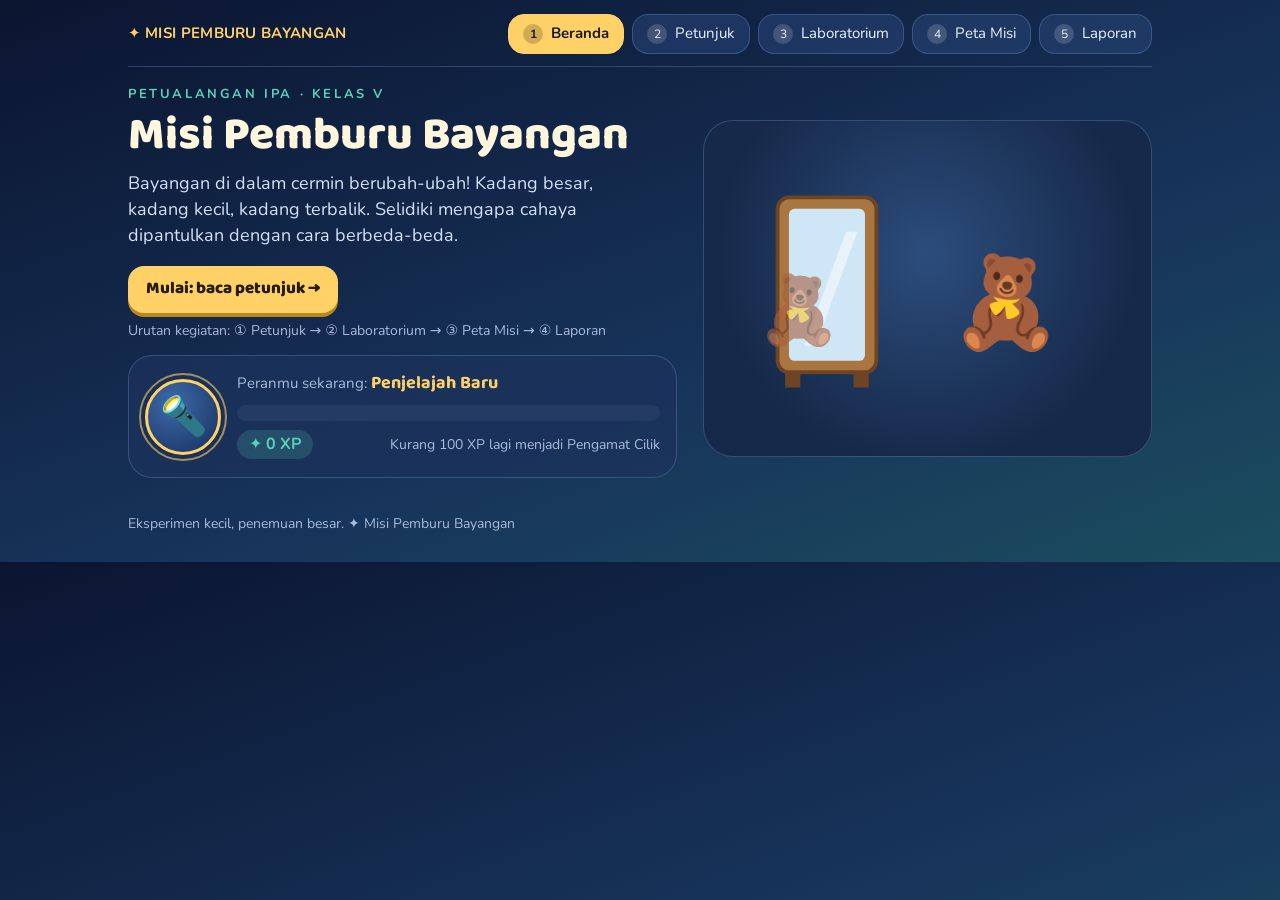
<file: lab-3.html>
<!doctype html>
<html lang="id"><head><meta charset="utf-8"><meta name="viewport" content="width=device-width,initial-scale=1">
<title>Lab 3 – Cahaya Dipantulkan</title><link rel="stylesheet" href="lab-core.css"></head>
<body><div id="app"></div>
<script src="ai-config.js"></script><script src="lab-core.js"></script><script src="lab-icons.js"></script>
<script>
(function(){
const L=LabKit,I=L.icons;
const W=760,TB=330,AX=250,MX=420,OH=64,F=90,HALF=80;
const MIR={
  datar:{n:'Cermin datar',f:0,icon:'wardrobe',ex:'Cermin kamar'},
  cekung:{n:'Cermin cekung',f:F,icon:'spoon',ex:'Sendok (sisi dalam)'},
  cembung:{n:'Cermin cembung',f:-F,icon:'spion',ex:'Kaca spion motor'}
};
const OBJ={boneka:['🧸','Boneka'],apel:['🍎','Apel'],bunga:['🌷','Bunga'],wajah:['🙂','Wajah']};
const DEF=()=>({mode:'bayangan',mirror:'datar',obj:'boneka',d:200,ang:40,surface:'cermin'});
const jarak=d=>d<80?'sangat dekat':d<150?'dekat':d<230?'sedang':'jauh';

function calcBay(st){
  const m=MIR[st.mirror],d=st.d;
  if(st.mirror==='datar')return {di:-d,mag:1,none:false};
  if(m.f>0&&Math.abs(d-m.f)<8)return {di:0,mag:0,none:true};
  const di=d*m.f/(d-m.f);return {di:di,mag:-di/d,none:false};
}
function keyBay(r){if(r.none)return 'tidak-jelas';if(r.mag<0)return 'terbalik';const s=Math.abs(r.mag);return s>1.08?'tegak-besar':s<.92?'tegak-kecil':'tegak-sama';}
function descBay(r,ob){
  if(r.none)return 'Benda tepat di titik fokus cermin cekung, jadi bayangan tidak terbentuk jelas.';
  const s=Math.abs(r.mag),sz=s>1.08?'lebih besar':s<.92?'lebih kecil':'sama besar';
  return 'Bayangan '+ob.toLowerCase()+' '+(r.mag>0?'tegak':'terbalik')+', '+sz+' dari bendanya, '+(r.di<0?'terlihat di dalam cermin.':'muncul di depan cermin.');
}

function mirrorSvg(kind){
  if(kind==='datar')return `<defs><linearGradient id="mgd" x1="0" x2="1"><stop offset="0" stop-color="#eaf5ff"/><stop offset="1" stop-color="#a9c6e3"/></linearGradient></defs><rect x="${MX+6}" y="${AX-HALF}" width="12" height="${HALF*2}" fill="#8a5a33"/><rect x="${MX-6}" y="${AX-HALF}" width="12" height="${HALF*2}" fill="url(#mgd)" stroke="#cfe0f2"/><rect x="${MX-30}" y="${AX+HALF}" width="66" height="${TB-AX-HALF}" fill="#7a4d27"/>`;
  const R=2*F,a=Math.asin(HALF/R),sn=R*Math.sin(a),cs=R*Math.cos(a);
  if(kind==='cekung'){const cx=MX-R;const p=(r)=>{const c=r*Math.cos(a),s=r*Math.sin(a);return `M${cx+c} ${AX-s}A${r} ${r} 0 0 1 ${cx+c} ${AX+s}`;};
    return `<path d="${p(R+10)}" stroke="#8a5a33" stroke-width="10" fill="none"/><path d="${p(R)}" stroke="#e7f2fc" stroke-width="9" fill="none"/><rect x="${MX-30}" y="${AX+HALF}" width="66" height="${TB-AX-HALF}" fill="#7a4d27"/>`;}
  const cx=MX+R;const p=(r)=>{const c=r*Math.cos(a),s=r*Math.sin(a);return `M${cx-c} ${AX-s}A${r} ${r} 0 0 0 ${cx-c} ${AX+s}`;};
  return `<path d="${p(R-10)}" stroke="#8a5a33" stroke-width="10" fill="none" transform="translate(10,0)"/><path d="${p(R)}" stroke="#e7f2fc" stroke-width="9" fill="none"/><rect x="${MX-30}" y="${AX+HALF}" width="66" height="${TB-AX-HALF}" fill="#7a4d27"/>`;
}

function scene(host,o){
  const inter=o.interactive,id=L.uid('s3');
  host.innerHTML=`<svg viewBox="0 0 ${W} 380" role="img" aria-label="Percobaan cermin"></svg>${inter?'<div class="ctl" id="'+id+'c"></div>':''}`;
  const svg=host.querySelector('svg'),ctl=host.querySelector('.ctl');
  let st=DEF(),rev=false;

  function bg(){return `<defs><linearGradient id="${id}w" x1="0" y1="0" x2="0" y2="1"><stop offset="0" stop-color="#13213f"/><stop offset="1" stop-color="#1f3a63"/></linearGradient>
  <filter id="${id}f" x="-10%" y="-300%" width="120%" height="700%"><feGaussianBlur stdDeviation="4"/></filter></defs><rect width="${W}" height="${TB}" fill="url(#${id}w)"/>
  <path d="M0 90H760M0 170H760M0 250H760M190 0V330M380 0V330M570 0V330" stroke="#8fb4ff" stroke-opacity=".06"/>`+I.table(W,TB);}

  function drawBay(){
    const m=MIR[st.mirror],ob=OBJ[st.obj],xo=MX-st.d,r=calcBay(st);
    let s=bg()+`<path d="M20 ${AX}H740" stroke="#fff" stroke-opacity=".2" stroke-dasharray="6 8"/>`;
    s+=`<rect x="${xo-7}" y="${AX+2}" width="14" height="${TB-AX-2}" fill="#a9763f"/><rect x="${xo-27}" y="${AX}" width="54" height="8" rx="3" fill="#c8924f"/>`;
    s+=mirrorSvg(st.mirror);
    s+=`<text x="${xo}" y="${AX}" font-size="${OH}" text-anchor="middle">${ob[0]}</text><text class="lbl" x="${xo}" y="${TB+24}" text-anchor="middle" style="fill:#fff6dd">Benda</text>`;
    s+=`<text class="lbl g" x="${MX}" y="40" text-anchor="middle">${m.n}</text>`;
    s+=`<g transform="translate(690,80)">${I[m.icon]()}</g><text class="lbl" x="690" y="156" text-anchor="middle">${m.ex}</text>`;
    if(rev&&!r.none){
      const h=Math.min(Math.abs(r.mag)*OH,170),flip=r.mag<0;
      const xi=Math.max(40,Math.min(560,MX-r.di));
      s+=`<g transform="translate(${xi},${AX}) scale(1,${flip?-1:1})" opacity="${r.di<0?.7:1}"><text x="0" y="0" font-size="${h}" text-anchor="middle">${ob[0]}</text></g>`;
      const ly=flip?Math.min(AX+h+20,TB+24):AX-h-8;
      s+=`<text class="lbl g" x="${xi}" y="${ly}" text-anchor="middle">Bayangan</text>`;
    }else if(!rev)s+=`<text class="lbl" x="${MX+60}" y="${AX-110}" opacity=".7">Bayangan belum diuji</text>`;
    else s+=`<text class="lbl g" x="${MX-80}" y="${AX-110}" text-anchor="middle">Bayangan tidak jelas</text>`;
    svg.innerHTML=s;
  }

  function drawSinar(){
    const th=st.ang*Math.PI/180,P={x:380,y:300},sn=Math.sin(th),cs=Math.cos(th),kasar=st.surface==='kasar';
    const dist=230,Fx=P.x-dist*sn,Fy=P.y-dist*cs,rot=Math.atan2(P.y-Fy,P.x-Fx)*180/Math.PI;
    let s=bg().replace(/<path d="M0 90[^>]*>/,'');
    // permukaan
    if(!kasar)s+=`<defs><linearGradient id="${id}m" x1="0" x2="1"><stop offset="0" stop-color="#eaf5ff"/><stop offset="1" stop-color="#a9c6e3"/></linearGradient></defs><rect x="240" y="304" width="280" height="14" fill="#8a5a33"/><rect x="246" y="298" width="268" height="8" fill="url(#${id}m)" stroke="#cfe0f2"/>`;
    else s+=`<rect x="240" y="306" width="280" height="12" fill="#e9e6dc"/><path d="M246 304q8-5 16 0t16 0t16 0t16 0t16 0t16 0t16 0t16 0t16 0t16 0t16 0t16 0t16 0t16 0t16 0t16 0t16 0" stroke="#bdb8a8" stroke-width="3" fill="#f3f1e8"/>`;
    s+=`<text class="lbl" x="${P.x}" y="${TB+24}" text-anchor="middle" style="fill:#fff6dd">${kasar?'Kertas HVS (kasar)':'Cermin datar'}</text>`;
    // normal
    s+=`<path d="M${P.x} ${P.y-4}V90" stroke="#fff" stroke-opacity=".6" stroke-width="2" stroke-dasharray="7 7"/><text class="lbl" x="${P.x+8}" y="100">Garis normal</text>`;
    // senter
    s+=`<g transform="translate(${Fx},${Fy}) rotate(${rot})">${I.flashlight(true)}</g>`;
    if(inter)s+=L.grip(Fx-6,Fy-40,'x').replace('<g class="grip"','<g class="grip" style="display:none"');
    if(rev){
      s+=`<line x1="${Fx}" y1="${Fy}" x2="${P.x}" y2="${P.y}" stroke="#ffd23f" stroke-width="12" opacity=".35" filter="url(#${id}f)"/><line x1="${Fx}" y1="${Fy}" x2="${P.x}" y2="${P.y}" stroke="#ffe27a" stroke-width="6" stroke-linecap="round"/>`;
      if(!kasar){
        const Ex=P.x+250*sn,Ey=P.y-250*cs;
        s+=`<line x1="${P.x}" y1="${P.y}" x2="${Ex}" y2="${Ey}" stroke="#ffd23f" stroke-width="12" opacity=".35" filter="url(#${id}f)"/><line x1="${P.x}" y1="${P.y}" x2="${Ex}" y2="${Ey}" stroke="#ffe27a" stroke-width="6" stroke-linecap="round"/>`;
        const r=70,ax=P.x-r*sn,ay=P.y-r*cs,bx=P.x+r*sn,by=P.y-r*cs;
        s+=`<path d="M${P.x} ${P.y-r}A${r} ${r} 0 0 0 ${ax} ${ay}" stroke="#5ad1b8" stroke-width="4" fill="none"/><path d="M${P.x} ${P.y-r}A${r} ${r} 0 0 1 ${bx} ${by}" stroke="#ff9f6e" stroke-width="4" fill="none"/>`;
        s+=`<text class="lbl" x="${P.x-96*Math.sin(th/2)-34}" y="${P.y-96*Math.cos(th/2)}" style="fill:#5ad1b8">datang ${st.ang}°</text><text class="lbl" x="${P.x+96*Math.sin(th/2)+4}" y="${P.y-96*Math.cos(th/2)}" style="fill:#ff9f6e">pantul ${st.ang}°</text>`;
        s+=`<text class="lbl" x="${Ex+6}" y="${Ey}" >Sinar pantul</text>`;
      }else{
        [-.2,.45,.9,1.3,1.75].forEach((a,i)=>{const t=a*0.9+.1;const Ex=P.x+210*Math.sin(t),Ey=P.y-210*Math.cos(t);s+=`<line x1="${P.x}" y1="${P.y}" x2="${Ex}" y2="${Ey}" stroke="#ffd23f" stroke-width="3" opacity=".7" stroke-linecap="round"/>`;});
        [-.5,-.2].forEach(a=>{const Ex=P.x+200*Math.sin(a),Ey=P.y-200*Math.cos(a);s+=`<line x1="${P.x}" y1="${P.y}" x2="${Ex}" y2="${Ey}" stroke="#ffd23f" stroke-width="3" opacity=".6" stroke-linecap="round"/>`;});
        s+=`<text class="lbl g" x="${P.x+130}" y="${P.y-190}">Pantulan menyebar (baur)</text>`;
      }
    }else s+=`<text class="lbl" x="${P.x+70}" y="${P.y-70}" opacity=".7">Sinar belum diuji</text>`;
    s+=`<text class="lbl" x="600" y="40">Sudut datang: ${st.ang}°</text>`;
    svg.innerHTML=s;
  }

  function draw(){st.mode==='sinar'?drawSinar():drawBay();}
  function chips(arr,cur,attr){return arr.map(a=>`<button class="chip ${a[0]===cur?'on':''}" data-${attr}="${a[0]}">${a[1]}</button>`).join('');}
  function buildCtl(){
    if(!inter)return;
    let h=`<div style="display:flex;gap:8px;flex-wrap:wrap;width:100%">${chips([['bayangan','🪞 Bayangan benda'],['sinar','🔦 Sinar senter']],st.mode,'mode')}</div>`;
    if(st.mode==='bayangan')h+=`<div style="display:flex;gap:8px;flex-wrap:wrap;width:100%">${chips(Object.keys(OBJ).map(k=>[k,OBJ[k][0]+' '+OBJ[k][1]]),st.obj,'obj')}</div><div style="display:flex;gap:8px;flex-wrap:wrap;width:100%">${chips(Object.keys(MIR).map(k=>[k,MIR[k].n]),st.mirror,'mir')}</div><label>Jarak benda ke cermin <input type="range" min="40" max="300" step="5" value="${st.d}" id="${id}d"></label>`;
    else h+=`<div style="display:flex;gap:8px;flex-wrap:wrap;width:100%">${chips([['cermin','Cermin datar'],['kasar','Kertas HVS kasar']],st.surface,'surf')}</div><label>Sudut datang <input type="range" min="20" max="70" step="5" value="${st.ang}" id="${id}a"></label>`;
    ctl.innerHTML=h;
    const ch=()=>{draw();o.onChange&&o.onChange();};
    ctl.querySelectorAll('[data-mode]').forEach(b=>b.onclick=()=>{st.mode=b.dataset.mode;rev=false;buildCtl();draw();o.onChange&&o.onChange();});
    ctl.querySelectorAll('[data-obj]').forEach(b=>b.onclick=()=>{st.obj=b.dataset.obj;buildCtl();ch();});
    ctl.querySelectorAll('[data-mir]').forEach(b=>b.onclick=()=>{st.mirror=b.dataset.mir;buildCtl();ch();});
    ctl.querySelectorAll('[data-surf]').forEach(b=>b.onclick=()=>{st.surface=b.dataset.surf;buildCtl();ch();});
    const d=ctl.querySelector('#'+id+'d');if(d)d.oninput=()=>{st.d=+d.value;ch();};
    const a=ctl.querySelector('#'+id+'a');if(a)a.oninput=()=>{st.ang=+a.value;ch();};
  }
  buildCtl();draw();
  return {
    setState(s){st=Object.assign(DEF(),s);buildCtl();draw();},getState(){return st;},
    reset(){st=DEF();rev=false;buildCtl();draw();},
    reveal(b){rev=b;draw();},
    predictSpec(){
      return st.mode==='sinar'
       ?{q:'Prediksimu: bagaimana cahaya setelah mengenai permukaan ini?',opts:[['sama','Dipantulkan; sudut pantul sama dengan sudut datang'],['menyebar','Dipantulkan menyebar ke banyak arah'],['tidak','Tidak dipantulkan']]}
       :{q:'Prediksimu: bayangan benda di cermin ini akan …',opts:[['tegak-besar','Tegak dan lebih besar'],['tegak-sama','Tegak dan sama besar'],['tegak-kecil','Tegak dan lebih kecil'],['terbalik','Terbalik'],['tidak-jelas','Tidak terbentuk jelas']]};
    },
    test(){
      rev=true;draw();
      if(st.mode==='sinar'){
        const k=st.surface==='kasar'?'menyebar':'sama';
        return {id:'sinar-'+st.surface,key:k,text:k==='sama'?'Cahaya dipantulkan oleh cermin. Sudut pantul sama besar dengan sudut datang ('+st.ang+'°).':'Permukaan kasar memantulkan cahaya ke banyak arah (pantulan baur), sehingga tidak terbentuk bayangan.',cells:['Sinar senter',(st.surface==='kasar'?'Kertas kasar':'Cermin datar')+', sudut datang '+st.ang+'°',k==='sama'?'Sudut pantul '+st.ang+'°':'Menyebar ke banyak arah']};
      }
      const r=calcBay(st);
      return {id:'bay-'+st.obj+'-'+st.mirror,key:keyBay(r),text:descBay(r,OBJ[st.obj][1]),cells:['Bayangan '+OBJ[st.obj][1].toLowerCase(),MIR[st.mirror].n+', jarak '+jarak(st.d),descBay(r,OBJ[st.obj][1]).replace(/^Bayangan \w+ /,'').replace(/ dari bendanya.*$/,'').replace(/\.$/,'')]};
    }
  };
}

const heroArt=`<svg viewBox="0 0 400 300"><g transform="translate(110,150) scale(1.7)">${I.wardrobe()}</g><text x="270" y="190" font-size="80" text-anchor="middle">🧸</text><text x="85" y="190" font-size="60" text-anchor="middle" opacity=".6">🧸</text></svg>`;
const P5=[['tegak-besar','Tegak dan lebih besar'],['tegak-sama','Tegak dan sama besar'],['tegak-kecil','Tegak dan lebih kecil'],['terbalik','Terbalik']];
const SINAR=[['sama','Sudut pantul sama dengan sudut datang'],['menyebar','Menyebar ke banyak arah'],['tidak','Tidak dipantulkan']];

LabKit.create({
  key:'lab3',brand:'Misi Pemburu Bayangan',kicker:'Petualangan IPA · Kelas V',title:'Misi Pemburu Bayangan',
  story:'Bayangan di dalam cermin berubah-ubah! Kadang besar, kadang kecil, kadang terbalik. Selidiki mengapa cahaya dipantulkan dengan cara berbeda-beda.',heroArt:heroArt,
  lab:{kicker:'Modul A · Eksperimen virtual',title:'Laboratorium cermin',
    desc:'Pilih benda dan jenis cermin, lalu geser jarak benda. Atau ganti ke “Sinar senter” untuk melihat arah cahaya yang dipantulkan.',
    tip:'Tip: coba dekatkan dan jauhkan benda pada setiap jenis cermin.',
    predict:{q:'Prediksimu: bayangan benda di cermin ini akan …',opts:P5},
    columns:['Percobaan','Kondisi','Hasil pengamatan'],
    report:[{"q": "Seperti apa bayangan di cermin datar? (Boleh menceritakan tegak/terbaliknya atau ukurannya.)", "kw": ["tegak", "sama"], "need": 1, "model": "Bayangan di cermin datar tegak dan sama besar dengan bendanya. Menyebut salah satunya sudah benar."}, {"q": "Pilih satu cermin, cekung atau cembung. Ceritakan apa yang kamu amati pada bayangannya.", "kw": ["cekung", "cembung", "besar", "kecil", "terbalik"], "need": 1, "model": "Salah satu cermin sudah cukup. Cermin cekung: benda dekat → bayangan tegak dan lebih besar (benda jauh → bayangan terbalik). Cermin cembung: bayangan tegak dan lebih kecil."}, {"q": "Pilih satu percobaan pemantulan sinar senter, pada cermin datar atau permukaan kasar. Apa yang kamu amati?", "kw": ["sama", "kasar", "menyebar", "baur"], "need": 1, "model": "Salah satu sudah cukup. Cermin datar: sudut pantul sama besar dengan sudut datang. Permukaan kasar: cahaya dipantulkan menyebar ke banyak arah (pantulan baur) sehingga tidak terbentuk bayangan."}],minObs:0},
  createScene:scene,
  missions:[
   {id:'m1',poin:["[inti] Bayangan di cermin datar tegak","[inti] Bayangan sama besar dengan bendanya (tidak diperbesar/diperkecil)"],essay:'Seperti apa bayanganmu di cermin datar? Tegak atau terbalik? Lebih besar, lebih kecil, atau sama besar? Jelaskan.',title:'Cermin Kamar',short:'Bayangan di cermin datar.',badge:'Pengamat Cermin Datar',skills:['Memprediksi hasil','Menggunakan bukti'],
    story:'Kamu bercermin di cermin kamar (cermin datar). Seperti apa bayanganmu?',preset:{mode:'bayangan',mirror:'datar',obj:'boneka',d:160},
    pQ:'Prediksimu: bayangan boneka akan …',pOpts:P5,
    q:'Bukti mana yang tepat tentang bayangan di cermin datar?',
    choices:[['Cermin datar membentuk bayangan tegak dan sama besar dengan bendanya.',true],['Cermin datar membentuk bayangan terbalik.',false,'Pada cermin datar bayangan tidak terbalik. Lihat lagi hasil ujimu.'],['Cermin datar membuat bayangan jauh lebih besar.',false,'Ukuran bayangan sama dengan bendanya.'],['Cermin datar tidak membentuk bayangan.',false,'Bayangan terbentuk karena cahaya dipantulkan.']],
    reasonQ:'Tulis alasanmu:',kw:['tegak','sama besar','sama','dipantulkan'],need:1,
    hints:['Lihat posisi bayangan boneka.','Bandingkan ukuran boneka dan bayangannya.','Bayangannya tegak dan … besarnya.'],
    explain:'Cermin datar memantulkan cahaya sehingga bayangan tampak tegak dan sama besar dengan bendanya.'},
   {id:'m2',poin:["[inti] Pada cermin cekung, benda yang dekat menghasilkan bayangan tegak dan lebih besar (diperbesar)"],essay:'Benda didekatkan ke cermin cekung (sisi dalam sendok). Seperti apa bayangannya? Jelaskan.',title:'Sendok Ajaib',short:'Bayangan di sendok bagian dalam.',badge:'Penguji Cermin Cekung',skills:['Hubungan variabel dan hasil','Memprediksi hasil'],
    story:'Sisi dalam sendok berbentuk cekung. Saat benda didekatkan, bayangannya tampak …',preset:{mode:'bayangan',mirror:'cekung',obj:'apel',d:55},
    pQ:'Prediksimu: bayangan apel akan …',pOpts:P5,
    q:'Apa yang kamu temukan pada cermin cekung ketika benda dekat?',
    choices:[['Bayangan tegak dan lebih besar dari bendanya.',true],['Bayangan tegak dan lebih kecil.',false,'Pada cermin cekung dengan benda dekat, bayangan membesar.'],['Bayangan terbalik.',false,'Benda yang dekat menghasilkan bayangan tegak.'],['Tidak ada bayangan.',false,'Bayangan terbentuk dan terlihat di dalam cermin.']],
    reasonQ:'Tulis alasanmu:',kw:['besar','cekung','dekat','tegak'],need:1,
    hints:['Bandingkan ukuran apel dan bayangannya.','Apakah bayangan menghadap ke atas atau terbalik?','Cermin cekung membuat benda dekat tampak …'],
    explain:'Cermin cekung memperbesar bayangan benda yang dekat. Karena itu cermin cekung dipakai sebagai cermin rias dan cermin dokter gigi.'},
   {id:'m3',poin:["[inti] Cermin cembung membuat bayangan lebih kecil tetapi tetap tegak","[inti] Akibatnya bidang pandang lebih luas sehingga cocok untuk spion"],title:'Spion Motor',short:'Mengapa spion memakai cermin cembung?',badge:'Penguji Cermin Cembung',skills:['Mengidentifikasi masalah','Memilih informasi relevan'],
    story:'Kaca spion motor berbentuk cembung. Pengendara bisa melihat jalan di belakangnya.',preset:{mode:'bayangan',mirror:'cembung',obj:'wajah',d:150},
    pQ:'Prediksimu: bayangan wajah akan …',pOpts:P5,
    q:'Mengapa spion motor memakai cermin cembung?',
    choices:[['Cermin cembung membuat bayangan lebih kecil tetapi tegak, sehingga pandangan lebih luas.',true],['Cermin cembung membuat bayangan terbalik agar mudah dibaca.',false,'Bayangan pada cermin cembung tetap tegak.'],['Cermin cembung memperbesar bayangan agar jelas.',false,'Bayangan justru lebih kecil.'],['Cermin cembung tidak memantulkan cahaya.',false,'Semua cermin memantulkan cahaya.']],
    reasonQ:'Tulis alasanmu:',kw:['luas','kecil','tegak','cembung'],need:1,
    hints:['Bandingkan ukuran wajah dan bayangannya.','Bayangan yang kecil memuat lebih banyak pemandangan.','Cermin cembung → bayangan kecil, pandangan …'],
    explain:'Cermin cembung membentuk bayangan tegak dan lebih kecil sehingga bidang pandang lebih luas. Itu cocok untuk spion.'},
   {id:'m4',poin:["[inti] Sudut pantul sama besar dengan sudut datang (40 derajat)"],essay:'Sudut datang cahaya 40°. Berapa sudut pantulnya? Jelaskan hubungan sudut datang dan sudut pantul.',title:'Sudut Pantul',short:'Sinar senter pada cermin datar.',badge:'Pengukur Sudut Pantul',skills:['Hubungan variabel dan hasil','Menggunakan bukti'],
    story:'Senter menyinari cermin datar dengan sudut datang 40°. Berapa sudut pantulnya?',preset:{mode:'sinar',surface:'cermin',ang:40},
    pQ:'Prediksimu: cahaya setelah mengenai cermin akan …',pOpts:SINAR,
    q:'Hubungan sudut datang dan sudut pantul pada cermin datar adalah …',
    choices:[['Sudut pantul sama besar dengan sudut datang.',true],['Sudut pantul selalu lebih besar.',false,'Lihat lagi angka pada gambar: sudut datang dan pantul sama.'],['Sudut pantul selalu lebih kecil.',false,'Lihat lagi angka pada gambar.'],['Cahaya menembus cermin tanpa dipantulkan.',false,'Cahaya dipantulkan.']],
    reasonQ:'Tulis alasanmu:',kw:['sama','dipantulkan','sudut'],need:1,
    hints:['Bandingkan angka sudut datang dan sudut pantul.','Perhatikan garis putus-putus (garis normal).','Sudut datang … sudut pantul.'],
    explain:'Pada pemantulan, sudut datang sama besar dengan sudut pantul.'},
   {id:'m5',poin:["[inti] Permukaan kertas kasar memantulkan cahaya ke banyak arah (pantulan baur/menyebar)","[pendukung] Karena arah pantulan acak, tidak terbentuk bayangan"],title:'Selamatkan Laboratorium',short:'Mengapa kertas tidak membentuk bayangan?',badge:'Juara Laboratorium',skills:['Menggunakan bukti','Menemukan kesalahan percobaan'],
    story:'Cahaya mengenai kertas HVS yang permukaannya kasar. Mengapa kamu tidak bisa bercermin di kertas?',preset:{mode:'sinar',surface:'kasar',ang:40},
    pQ:'Prediksimu: cahaya setelah mengenai kertas kasar akan …',pOpts:SINAR,
    q:'Mengapa kertas tidak membentuk bayangan seperti cermin?',
    choices:[['Permukaan kasar memantulkan cahaya ke banyak arah (pantulan baur).',true],['Kertas menyerap semua cahaya.',false,'Kertas tampak terang, jadi cahaya dipantulkan.'],['Kertas menembus cahaya seperti kaca.',false,'Kertas tidak bening.'],['Kertas memantulkan cahaya ke satu arah saja.',false,'Pada gambar, sinar pantul menyebar.']],
    reasonQ:'Tulis alasanmu:',kw:['kasar','menyebar','banyak arah','baur'],need:1,
    hints:['Bandingkan sinar pantul cermin dan kertas.','Berapa arah sinar pantul pada kertas?','Permukaan kasar memantulkan cahaya … arah.'],
    explain:'Permukaan kasar menyebarkan cahaya ke banyak arah (pantulan baur), sehingga tidak terbentuk bayangan.'}
  ]
});
})();
</script></body></html>
</file>
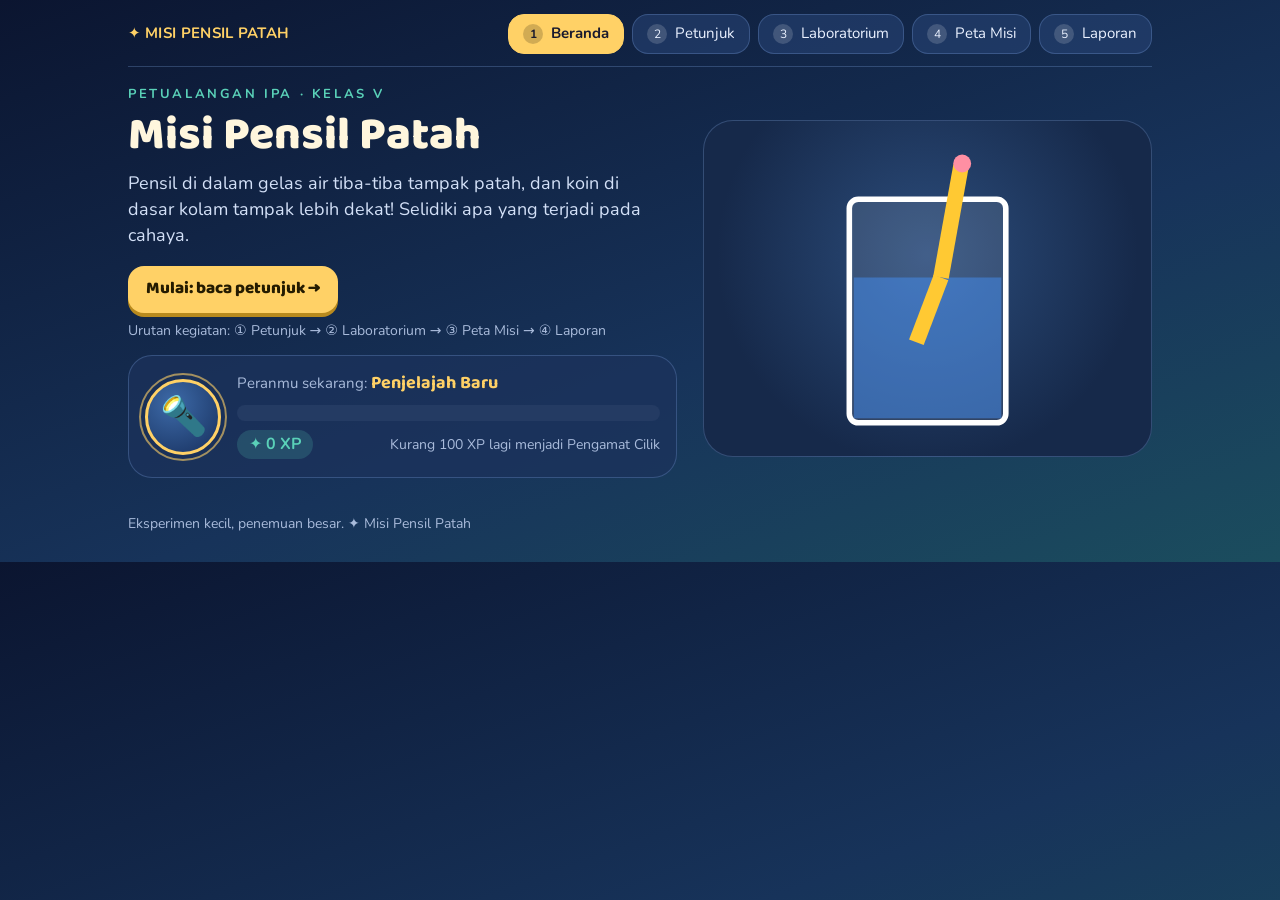
<file: lab-4.html>
<!doctype html>
<html lang="id"><head><meta charset="utf-8"><meta name="viewport" content="width=device-width,initial-scale=1">
<title>Lab 4 – Cahaya Dibiaskan</title><link rel="stylesheet" href="lab-core.css"></head>
<body><div id="app"></div>
<script src="ai-config.js"></script><script src="lab-core.js"></script><script src="lab-icons.js"></script>
<script>
(function(){
const L=LabKit,I=L.icons;
const W=760,N=1.33,TB=322;
const ITEM={pensil:'Pensil',sedotan:'Sedotan',sendok:'Sendok'};
const EM={pensil:'✏️',sedotan:'🥤',sendok:'🥄'};
const DEF=()=>({mode:'gelas',item:'pensil',water:1,tilt:25,dep:90,ghost:false,pool:110});

function seg(a,b,kind,tip,cap){
  const dx=b.x-a.x,dy=b.y-a.y,len=Math.hypot(dx,dy)||1,ux=dx/len,uy=dy/len,nx=-uy,ny=ux;
  let s='';
  if(kind==='pensil'){
    const e=tip?{x:b.x-ux*22,y:b.y-uy*22}:b;
    s+=`<line x1="${a.x}" y1="${a.y}" x2="${e.x}" y2="${e.y}" stroke="#ffc933" stroke-width="14"/><line x1="${a.x+nx*3}" y1="${a.y+ny*3}" x2="${e.x+nx*3}" y2="${e.y+ny*3}" stroke="#e8a90f" stroke-width="2"/>`;
    if(tip)s+=`<polygon points="${e.x+nx*7},${e.y+ny*7} ${e.x-nx*7},${e.y-ny*7} ${b.x},${b.y}" fill="#efc9a0"/><circle cx="${b.x-ux*3}" cy="${b.y-uy*3}" r="3" fill="#333"/>`;
    if(cap)s+=`<line x1="${a.x}" y1="${a.y}" x2="${a.x+ux*10}" y2="${a.y+uy*10}" stroke="#b9c0cc" stroke-width="14"/><circle cx="${a.x-ux*2}" cy="${a.y-uy*2}" r="7.5" fill="#ff8fa3"/>`;
  }else if(kind==='sedotan'){
    s+=`<line x1="${a.x}" y1="${a.y}" x2="${b.x}" y2="${b.y}" stroke="#fff" stroke-width="10"/><line x1="${a.x}" y1="${a.y}" x2="${b.x}" y2="${b.y}" stroke="#e5484d" stroke-width="10" stroke-dasharray="9 9"/>`;
  }else{
    s+=`<line x1="${a.x}" y1="${a.y}" x2="${b.x}" y2="${b.y}" stroke="#b6bdcc" stroke-width="8" stroke-linecap="round"/>`;
    if(tip){const ang=Math.atan2(dy,dx)*180/Math.PI;s+=`<g transform="translate(${b.x+ux*8},${b.y+uy*8}) rotate(${ang})"><ellipse rx="19" ry="12" fill="#dfe4ee" stroke="#7d8798" stroke-width="2"/><ellipse cx="-2" rx="11" ry="6" fill="#f6f8fb"/></g>`;}
  }
  return s;
}

function scene(host,o){
  const inter=o.interactive,id=L.uid('s4');
  host.innerHTML=`<svg viewBox="0 0 ${W} 380" role="img" aria-label="Percobaan pembiasan cahaya"></svg>${inter?'<div class="ctl" id="'+id+'c"></div>':''}`;
  const svg=host.querySelector('svg'),ctl=host.querySelector('.ctl');
  let st=DEF(),rev=false;

  function drawGelas(){
    const a=st.tilt*Math.PI/180,Ls=st.dep,ux=Math.sin(a),uy=Math.cos(a),S={x:360,y:195},top={x:S.x-125*ux,y:S.y-125*uy};
    const water=!!st.water;
    let s=`<defs><linearGradient id="${id}w" x1="0" y1="0" x2="0" y2="1"><stop offset="0" stop-color="#cfe8ff"/><stop offset="1" stop-color="#eaf4ff"/></linearGradient></defs><rect width="${W}" height="${TB}" fill="url(#${id}w)"/>`;
    s+=`<rect x="40" y="60" width="130" height="150" rx="4" fill="#9fd0ff" stroke="#f4f4f4" stroke-width="8"/><path d="M105 60V210M40 135H170" stroke="#f4f4f4" stroke-width="5"/><text class="lbl" x="105" y="232" text-anchor="middle" style="fill:#3a4a66">Jendela</text>`;
    s+=I.table(W,TB);
    // item
    if(!rev){
      s+=seg({x:470,y:312},{x:660,y:312},st.item,true,true)+`<text class="lbl" x="565" y="342" text-anchor="middle" style="fill:#fff6dd">${ITEM[st.item]} (belum dimasukkan)</text>`;
    }else{
      const real={x:S.x+Ls*ux,y:S.y+Ls*uy};
      if(water){
        const app={x:S.x+Ls*ux,y:S.y+Ls*uy/1.6};
        s+=seg(top,S,st.item,false,true)+seg(S,app,st.item,true,false);
        if(st.ghost)s+=`<line x1="${S.x}" y1="${S.y}" x2="${real.x}" y2="${real.y}" stroke="#2a4a7a" stroke-width="3" stroke-dasharray="6 6"/><text class="lbl" x="452" y="${real.y+5}" style="fill:#234">posisi sebenarnya</text>`;
      }else s+=seg(top,real,st.item,true,true);
    }
    // air & gelas
    if(water)s+=`<rect x="282" y="195" width="156" height="125" fill="rgba(70,150,255,.4)"/><rect x="282" y="193" width="156" height="4" fill="rgba(255,255,255,.65)"/>`;
    s+=`<path d="M280 125V320H440V125" fill="rgba(255,255,255,.08)" stroke="rgba(255,255,255,.95)" stroke-width="5" stroke-linejoin="round"/><path d="M290 140V300" stroke="#fff" stroke-opacity=".5" stroke-width="4" stroke-linecap="round"/>`;
    s+=`<text class="lbl" x="360" y="${TB+24}" text-anchor="middle" style="fill:#fff6dd">${water?'Gelas berisi air':'Gelas kosong'}</text>`;
    svg.innerHTML=s;
  }

  function drawKolam(){
    const D=st.pool,SURF=215,BOT=SURF+D,CX=520,E={x:208,y:125};
    const g=q=>{const tw=Math.atan((CX-q)/D),sa=Math.min(.999,N*Math.sin(tw)),ta=Math.asin(sa);return q-(SURF-E.y)*Math.tan(ta)-E.x;};
    let lo=CX-D*Math.tan(48*Math.PI/180),hi=CX;for(let i=0;i<40;i++){const m=(lo+hi)/2;if(g(m)>0)hi=m;else lo=m;}
    const q=(lo+hi)/2,yApp=SURF+(SURF-E.y)*(CX-q)/(q-E.x);
    let s=`<defs><linearGradient id="${id}s" x1="0" y1="0" x2="0" y2="1"><stop offset="0" stop-color="#6ec6ff"/><stop offset="1" stop-color="#d8f1ff"/></linearGradient><linearGradient id="${id}a" x1="0" y1="0" x2="0" y2="1"><stop offset="0" stop-color="#5fb7ff"/><stop offset="1" stop-color="#2a74c4"/></linearGradient></defs>
    <rect width="${W}" height="${SURF}" fill="url(#${id}s)"/><g transform="translate(660,60)">${I.sun(26)}</g><g transform="translate(560,50)">${I.cloud(.8)}</g>
    <rect x="0" y="${SURF}" width="300" height="${380-SURF}" fill="#6fbf5a"/>
    <rect x="300" y="${BOT}" width="460" height="${380-BOT}" fill="#9b7447"/>
    <rect x="300" y="${SURF}" width="460" height="${D}" fill="url(#${id}a)" opacity=".92"/>
    <path d="M300 ${BOT-20}H760M${340} ${SURF+12}V${BOT}M420 ${SURF+12}V${BOT}M500 ${SURF+12}V${BOT}M580 ${SURF+12}V${BOT}M660 ${SURF+12}V${BOT}M740 ${SURF+12}V${BOT}" stroke="#fff" stroke-opacity=".12" stroke-width="2"/>
    <rect x="300" y="${SURF-3}" width="460" height="5" fill="#fff" opacity=".75"/>
    <rect x="290" y="${SURF-6}" width="14" height="${380-SURF+6}" fill="#8f8f98"/>
    <rect x="0" y="165" width="300" height="12" fill="#b9854a"/><rect x="20" y="177" width="12" height="${SURF-177+30}" fill="#8a5a33"/><rect x="250" y="177" width="12" height="${SURF-177+30}" fill="#8a5a33"/>
    <text x="150" y="165" font-size="64" text-anchor="middle">🧒</text>
    <text class="lbl" x="150" y="196" text-anchor="middle" style="fill:#fff6dd">Kamu</text>
    <text class="lbl" x="660" y="${SURF-12}" style="fill:#234">Permukaan air</text>`;
    s+=`<g transform="translate(${CX},${BOT-18})">${I.coin(16)}</g><text class="lbl" x="${CX+26}" y="${BOT-12}" style="fill:#fff">Koin sebenarnya</text>`;
    if(rev){
      s+=`<polyline points="${CX},${BOT-18} ${q},${SURF} ${E.x},${E.y}" fill="none" stroke="#ffd23f" stroke-width="4" stroke-linejoin="round"/>
      <line x1="${q}" y1="${SURF}" x2="${CX}" y2="${yApp}" stroke="#fff" stroke-width="2.5" stroke-dasharray="6 6"/>
      <g transform="translate(${CX},${yApp})" opacity=".6">${I.coin(16)}</g><text class="lbl g" x="${CX+26}" y="${yApp+5}">Koin terlihat di sini</text>`;
    }else s+=`<text class="lbl" x="360" y="110" opacity=".8" style="fill:#234">Koin belum diuji: di mana koin terlihat?</text>`;
    svg.innerHTML=s;
  }

  function draw(){st.mode==='kolam'?drawKolam():drawGelas();}
  const chips=(arr,cur,attr)=>arr.map(a=>`<button class="chip ${a[0]==cur?'on':''}" data-${attr}="${a[0]}">${a[1]}</button>`).join('');
  function buildCtl(){
    if(!inter)return;
    let h=`<div style="display:flex;gap:8px;flex-wrap:wrap;width:100%">${chips([['gelas','🥛 Benda di dalam gelas'],['kolam','🪙 Koin di kolam']],st.mode,'mode')}</div>`;
    if(st.mode==='gelas')h+=`<div style="display:flex;gap:8px;flex-wrap:wrap;width:100%">${chips(Object.keys(ITEM).map(k=>[k,EM[k]+' '+ITEM[k]]),st.item,'item')}${chips([['0','Gelas kosong'],['1','Gelas berisi air']],String(st.water),'water')}<button class="chip ${st.ghost?'on':''}" data-ghost="1">Tunjukkan posisi sebenarnya</button></div><label>Miringkan <input type="range" min="10" max="45" value="${st.tilt}" id="${id}t"></label><label>Masukkan lebih dalam <input type="range" min="40" max="120" value="${st.dep}" id="${id}d"></label>`;
    else h+=`<label>Kedalaman kolam <input type="range" min="60" max="150" value="${st.pool}" id="${id}p"></label>`;
    ctl.innerHTML=h;
    const ch=()=>{draw();o.onChange&&o.onChange();};
    ctl.querySelectorAll('[data-mode]').forEach(b=>b.onclick=()=>{st.mode=b.dataset.mode;rev=false;buildCtl();draw();o.onChange&&o.onChange();});
    ctl.querySelectorAll('[data-item]').forEach(b=>b.onclick=()=>{st.item=b.dataset.item;buildCtl();ch();});
    ctl.querySelectorAll('[data-water]').forEach(b=>b.onclick=()=>{st.water=+b.dataset.water;buildCtl();ch();});
    ctl.querySelectorAll('[data-ghost]').forEach(b=>b.onclick=()=>{st.ghost=!st.ghost;buildCtl();draw();});
    [['t','tilt'],['d','dep'],['p','pool']].forEach(a=>{const e=ctl.querySelector('#'+id+a[0]);if(e)e.oninput=()=>{st[a[1]]=+e.value;ch();};});
  }
  buildCtl();draw();
  return {
    setState(s){st=Object.assign(DEF(),s);buildCtl();draw();},getState(){return st;},
    reset(){st=DEF();rev=false;buildCtl();draw();},
    reveal(b){rev=b;draw();},
    predictSpec(){
      return st.mode==='kolam'
       ?{q:'Prediksimu: letak koin yang terlihat dibanding letak sebenarnya …',opts:[['dekat','Terlihat lebih dekat ke permukaan (kolam tampak dangkal)'],['sama','Sama dengan letak sebenarnya'],['jauh','Terlihat lebih dalam']]}
       :{q:'Prediksimu: bagaimana '+ITEM[st.item].toLowerCase()+' terlihat dari samping gelas?',opts:[['lurus','Tetap lurus'],['patah','Tampak patah / bengkok di permukaan air']]};
    },
    test(){
      rev=true;draw();
      if(st.mode==='kolam')return {id:'kolam',key:'dekat',text:'Koin tampak lebih dekat ke permukaan. Cahaya dibiaskan saat keluar dari air ke udara, sehingga kolam terlihat lebih dangkal dari aslinya.',cells:['Koin di kolam','Kedalaman '+st.pool,'Terlihat lebih dekat ke permukaan']};
      const n=ITEM[st.item];
      return st.water
        ?{id:'gelas-'+st.item+'-1',key:'patah',text:n+' tampak patah di permukaan air! Padahal tidak patah. Cahaya dari bagian yang terendam dibiaskan (dibelokkan) saat keluar dari air ke udara.',cells:[n,'Gelas berisi air','Tampak patah']}
        :{id:'gelas-'+st.item+'-0',key:'lurus',text:n+' tampak lurus karena cahaya hanya melewati udara, sehingga tidak dibiaskan.',cells:[n,'Gelas kosong','Tampak lurus']};
    }
  };
}

const heroArt=`<svg viewBox="0 0 400 300"><rect x="130" y="70" width="140" height="200" rx="8" fill="rgba(255,255,255,.1)" stroke="#fff" stroke-width="5"/><rect x="134" y="140" width="132" height="126" fill="rgba(70,150,255,.45)"/>
<line x1="230" y1="40" x2="212" y2="140" stroke="#ffc933" stroke-width="14"/><line x1="212" y1="140" x2="190" y2="198" stroke="#ffc933" stroke-width="14"/><circle cx="231" cy="38" r="8" fill="#ff8fa3"/></svg>`;
const GP=[['lurus','Tetap lurus'],['patah','Tampak patah / bengkok']];
const KP=[['dekat','Terlihat lebih dekat ke permukaan'],['sama','Sama dengan letak sebenarnya'],['jauh','Terlihat lebih dalam']];

LabKit.create({
  key:'lab4',brand:'Misi Pensil Patah',kicker:'Petualangan IPA · Kelas V',title:'Misi Pensil Patah',
  story:'Pensil di dalam gelas air tiba-tiba tampak patah, dan koin di dasar kolam tampak lebih dekat! Selidiki apa yang terjadi pada cahaya.',heroArt:heroArt,
  lab:{kicker:'Modul A · Eksperimen virtual',title:'Laboratorium pembiasan',
    desc:'Pilih benda, atur isi gelas, dan amati. Setelah itu, coba juga percobaan koin di kolam.',
    tip:'Tip: bandingkan hasil antara gelas kosong dan gelas berisi air.',
    predict:{q:'Prediksimu: bagaimana pensil terlihat dari samping gelas?',opts:GP},
    columns:['Benda','Kondisi','Hasil pengamatan'],
    report:[{"q": "Pilih satu keadaan, gelas berisi air atau gelas kosong. Ceritakan apa yang kamu lihat pada benda di dalam gelas itu.", "kw": ["patah", "bengkok", "lurus"], "need": 1, "model": "Salah satu keadaan sudah cukup. Gelas berisi air: benda tampak patah/bengkok di permukaan air. Gelas kosong: benda tampak lurus."}, {"q": "Mengapa benda di gelas berisi air tampak patah?", "kw": ["dibiaskan", "dibelokkan", "bias", "membelok", "pembiasan"], "need": 1, "model": "Karena cahaya dibiaskan (dibelokkan) saat berpindah dari air ke udara."}, {"q": "Ceritakan satu hal yang kamu amati pada koin di dasar kolam saat dilihat dari tepi kolam. (Menyebut satu hal saja sudah cukup.)", "kw": ["dekat", "dangkal", "permukaan", "lebih dalam", "hati", "aman", "orang dewasa"], "need": 1, "model": "Salah satu sudah cukup: koin tampak lebih dekat ke permukaan, atau kolam terlihat lebih dangkal dari aslinya. Padahal kolam sebenarnya lebih dalam, jadi kita harus berhati-hati dan tanya orang dewasa dulu."}],minObs:0},
  createScene:scene,
  missions:[
   {id:'m1',poin:["[inti] Pensil tampak patah karena cahaya dari bagian yang terendam dibiaskan (dibelokkan) saat keluar dari air ke udara","[pendukung] Pensilnya sebenarnya tidak patah"],title:'Pensil Patah',short:'Pensil di gelas berisi air.',badge:'Pengamat Pembiasan',skills:['Memprediksi hasil','Menggunakan bukti'],
    story:'Seorang anak memasukkan pensil ke gelas berisi air. Dari samping, pensilnya tampak patah!',preset:{mode:'gelas',item:'pensil',water:1,tilt:25,dep:95},
    pQ:'Prediksimu: bagaimana pensil terlihat?',pOpts:GP,
    q:'Mengapa pensil tampak patah di permukaan air?',
    choices:[['Cahaya dari bagian pensil di dalam air dibiaskan (dibelokkan) saat keluar ke udara.',true],['Pensil benar-benar patah saat masuk air.',false,'Pensilnya tidak patah. Saat dikeluarkan, pensil tetap utuh.'],['Air membuat pensil menjadi lunak.',false,'Air tidak melunakkan pensil dalam waktu singkat; ini hanya tampilan.'],['Gelasnya berubah bentuk.',false,'Gelas tidak berubah; yang berubah adalah arah cahaya.']],
    reasonQ:'Tulis alasanmu:',kw:['dibiaskan','dibelokkan','bias','membelok','pembiasan'],need:1,
    hints:['Bandingkan pensil di atas dan di bawah permukaan air.','Cahaya melewati dua zat berbeda: air dan udara.','Cahaya yang berpindah zat bening akan …'],
    explain:'Cahaya dibiaskan (dibelokkan) saat berpindah dari air ke udara, sehingga pensil tampak patah.'},
   {id:'m2',poin:["[inti] Tanpa air cahaya hanya melewati satu zat (udara) sehingga tidak dibiaskan, jadi pensil tampak lurus"],title:'Gelas Kosong',short:'Bandingkan dengan tanpa air.',badge:'Pembanding Cermat',skills:['Hubungan variabel dan hasil','Menemukan kesalahan percobaan'],
    story:'Kali ini pensil dimasukkan ke gelas kosong. Apa bedanya?',preset:{mode:'gelas',item:'pensil',water:0,tilt:25,dep:95},
    pQ:'Prediksimu: bagaimana pensil terlihat?',pOpts:GP,
    q:'Mengapa pensil tampak lurus di gelas kosong?',
    choices:[['Tanpa air, cahaya hanya melewati udara sehingga tidak dibiaskan.',true],['Pensil lebih kuat daripada air.',false,'Ini tentang arah cahaya, bukan kekuatan pensil.'],['Gelas kosong memantulkan semua cahaya.',false,'Tidak. Cahaya melewati udara dan sampai ke mata.'],['Pensil menjadi lebih panjang.',false,'Panjang pensil tidak berubah.']],
    reasonQ:'Tulis alasanmu:',kw:['udara','tidak dibiaskan','tidak dibelokkan','tanpa air','satu zat'],need:1,
    hints:['Apa perbedaan gelas ini dengan gelas sebelumnya?','Berapa banyak jenis zat yang dilewati cahaya?','Tidak ada air → tidak ada …'],
    explain:'Pembiasan terjadi saat cahaya berpindah dari satu zat ke zat lain. Tanpa air, tidak ada perpindahan sehingga pensil tampak lurus.'},
   {id:'m3',poin:["[inti] Tidak, sedotan sebenarnya lurus dan tidak rusak","[inti] Ia tampak bengkok karena cahaya dibiaskan di permukaan air"],essay:'Apakah sedotannya benar-benar bengkok? Jelaskan alasannya.',title:'Sedotan Misterius',short:'Sedotan di minuman.',badge:'Penguji Ilusi Optik',skills:['Mengidentifikasi masalah','Memilih informasi relevan'],
    story:'Sedotan di gelas minumanmu terlihat bengkok. Apakah sedotannya rusak?',preset:{mode:'gelas',item:'sedotan',water:1,tilt:25,dep:95},
    pQ:'Prediksimu: bagaimana sedotan terlihat?',pOpts:GP,
    q:'Apakah sedotannya benar-benar bengkok?',
    choices:[['Tidak, sedotan hanya tampak bengkok karena cahaya dibiaskan di permukaan air.',true],['Ya, sedotan pasti rusak karena terkena air.',false,'Keluarkan sedotannya dan kamu akan melihatnya tetap lurus.'],['Ya, sedotan melengkung karena panas.',false,'Tidak ada panas dalam percobaan ini.'],['Tidak, sedotan berubah menjadi lebih panjang.',false,'Panjangnya tidak berubah.']],
    reasonQ:'Tulis alasanmu:',kw:['dibiaskan','dibelokkan','bias','tampak','terlihat','tidak'],need:2,
    hints:['Lihat posisi sebenarnya (garis putus-putus) jika kamu mengujinya di laboratorium.','Sedotan itu sebenarnya lurus.','Yang berubah hanyalah cara cahaya sampai ke matamu.'],
    explain:'Sedotan tidak benar-benar bengkok. Tampak bengkok karena cahaya dibiaskan saat keluar dari air.'},
   {id:'m4',poin:["[inti] Koin tampak lebih dekat ke permukaan karena cahaya dari koin dibiaskan saat keluar dari air ke udara","[pendukung] Akibatnya kolam tampak lebih dangkal dari aslinya"],title:'Koin di Kolam',short:'Mengapa koin tampak dekat?',badge:'Pengukur Kedalaman',skills:['Hubungan variabel dan hasil','Menggunakan bukti'],
    story:'Dari dermaga, kamu melihat koin di dasar kolam. Tampaknya mudah diambil. Benarkah?',preset:{mode:'kolam',pool:110},
    tip:'Garis kuning menunjukkan jalur cahaya dari koin ke matamu.',
    pQ:'Prediksimu: letak koin yang terlihat …',pOpts:KP,
    q:'Mengapa koin tampak lebih dekat ke permukaan?',
    choices:[['Cahaya dari koin dibiaskan saat keluar dari air ke udara, sehingga koin tampak lebih dangkal.',true],['Koin naik sendiri ke permukaan.',false,'Koin tetap di dasar kolam.'],['Air kolam mengecilkan ukuran koin.',false,'Yang berubah adalah posisi yang terlihat, bukan ukuran.'],['Mata kita salah melihat tanpa sebab.',false,'Ada sebabnya: pembiasan cahaya.']],
    reasonQ:'Tulis alasanmu:',kw:['dibiaskan','dibelokkan','bias','dangkal','pembiasan'],need:1,
    hints:['Bandingkan koin sebenarnya dan koin yang terlihat.','Ikuti garis kuning dari koin sampai ke matamu.','Di permukaan air, cahaya … arahnya.'],
    explain:'Pembiasan membuat benda di dalam air tampak lebih dekat ke permukaan, sehingga kolam terlihat lebih dangkal.'},
   {id:'m5',poin:["[inti] Jangan menilai kedalaman kolam hanya dari penglihatan; kolam sebenarnya lebih dalam dari yang tampak","[inti] Tindakan aman: berhati-hati, jangan langsung masuk atau melompat, tanya/minta ditemani orang dewasa atau cek kedalaman dengan cara aman","[pendukung] Alasannya pembiasan membuat dasar kolam tampak dangkal"],essay:'Kolam tampak dangkal, padahal dasarnya dalam. Apa yang harus kamu lakukan supaya aman? Jelaskan alasannya.',title:'Aman di Kolam',short:'Tindakan yang tepat.',badge:'Juara Laboratorium',skills:['Menggunakan bukti','Mengidentifikasi masalah'],
    story:'Kolam di taman tampak dangkal, padahal dasarnya sangat dalam.',preset:{mode:'kolam',pool:150},
    pQ:'Prediksimu: letak koin yang terlihat …',pOpts:KP,
    q:'Tindakan mana yang paling aman setelah memahami pembiasan?',
    choices:[['Jangan menilai kedalaman kolam hanya dari penglihatan; kolam sebenarnya lebih dalam.',true],['Langsung masuk karena kolam tampak dangkal.',false,'Berbahaya! Kolam sebenarnya lebih dalam daripada tampaknya.'],['Berlari ke dalam kolam untuk mengambil koin.',false,'Berbahaya. Jangan berlari di dekat kolam.'],['Menganggap semua kolam sama dalamnya.',false,'Kedalaman kolam berbeda-beda.']],
    reasonQ:'Jelaskan alasanmu:',kw:['lebih dalam','dalam','dangkal','hati','bahaya','tampak'],need:1,
    hints:['Bandingkan kedalaman sebenarnya dan yang terlihat.','Benda di air tampak lebih dangkal.','Keselamatan lebih penting daripada koin.'],
    explain:'Karena pembiasan, dasar kolam tampak lebih dangkal dari aslinya. Selalu berhati-hati dan jangan menilai kedalaman hanya dari penglihatan.'}
  ]
});
})();
</script></body></html>
</file>
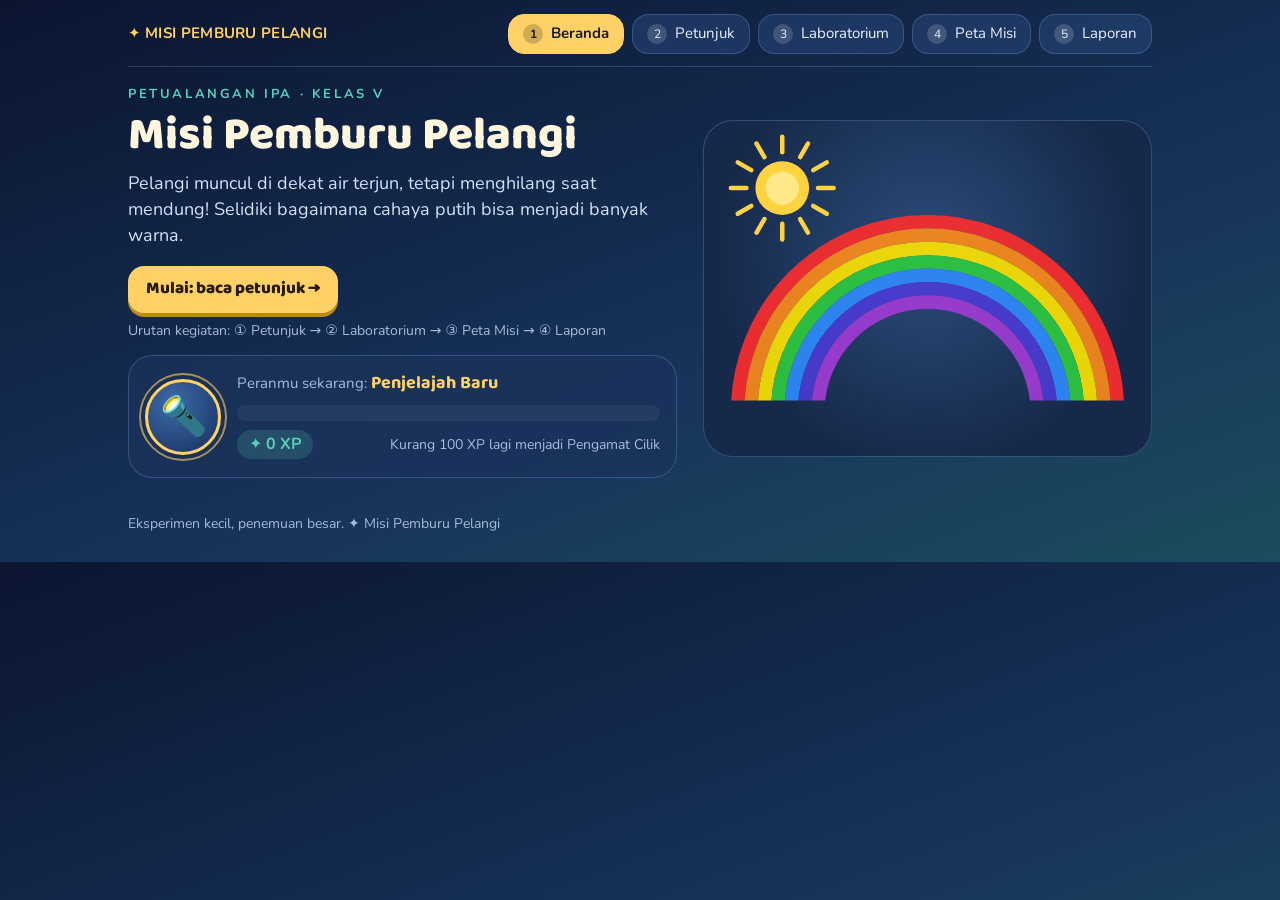
<file: lab-5.html>
<!doctype html>
<html lang="id"><head><meta charset="utf-8"><meta name="viewport" content="width=device-width,initial-scale=1">
<title>Lab 5 – Cahaya Diuraikan</title><link rel="stylesheet" href="lab-core.css"></head>
<body><div id="app"></div>
<script src="ai-config.js"></script><script src="lab-core.js"></script><script src="lab-icons.js"></script>
<script>
(function(){
const L=LabKit,I=L.icons,C=L.clamp;
const W=760,TB=322,D=Math.PI/180;
const COLS=[['Merah','#ff2d2d'],['Jingga','#ff8c1a'],['Kuning','#ffe600'],['Hijau','#2ecc40'],['Biru','#2f8cff'],['Nila','#4b3bd6'],['Ungu','#a23bd6']];
const DEF=()=>({mode:'prisma',rot:0,sun:1,mist:70});
/* ---- prisma yang bisa diputar: penelusuran sinar (hukum Snell) dengan indeks bias berbeda tiap warna ---- */
const PSC=.75,PPX=400,PPY=92,PFX=190,PRY=92,PSX=650,PSY=160,PSH=148,PBASE=15,RMAX=12;
const NIDX=[1.43,1.45,1.47,1.485,1.50,1.51,1.52];/* merah paling kecil dibelokkan, ungu paling besar (dilebih-lebihkan agar terlihat) */
const PV=[[0,-105],[-92,60],[92,60]].map(v=>[v[0]*PSC,v[1]*PSC]);
function trace(n,phi){
  const c=Math.cos(phi*D),sn=Math.sin(phi*D);
  const P=PV.map(v=>[PPX+v[0]*c-v[1]*sn,PPY+v[0]*sn+v[1]*c]);
  const cen=[(P[0][0]+P[1][0]+P[2][0])/3,(P[0][1]+P[1][1]+P[2][1])/3];
  const E=[0,1,2].map(i=>{const a=P[i],b=P[(i+1)%3],dx=b[0]-a[0],dy=b[1]-a[1],l=Math.hypot(dx,dy);let nx=dy/l,ny=-dx/l;
    if(nx*((a[0]+b[0])/2-cen[0])+ny*((a[1]+b[1])/2-cen[1])<0){nx=-nx;ny=-ny;}return {a:a,b:b,n:[nx,ny]};});
  let o=[PFX+6,PRY],d=[1,0],skip=-1,inside=false,p1=null;
  for(let it=0;it<6;it++){
    let best=null;
    E.forEach((e,i)=>{if(i===skip)return;
      const ex=e.b[0]-e.a[0],ey=e.b[1]-e.a[1],den=d[0]*ey-d[1]*ex;if(Math.abs(den)<1e-9)return;
      const t=((e.a[0]-o[0])*ey-(e.a[1]-o[1])*ex)/den,u=((e.a[0]-o[0])*d[1]-(e.a[1]-o[1])*d[0])/den;
      if(t>1e-6&&u>=0&&u<=1&&(!best||t<best.t))best={t:t,i:i};});
    if(!best)return {ok:false};
    const p=[o[0]+d[0]*best.t,o[1]+d[1]*best.t],N=E[best.i].n,dn=d[0]*N[0]+d[1]*N[1];
    if(!inside){
      const ci=-dn;if(ci<=0)return {ok:false};
      const eta=1/n,k=1-eta*eta*(1-ci*ci),f=eta*ci-Math.sqrt(k);
      d=[eta*d[0]+f*N[0],eta*d[1]+f*N[1]];inside=true;o=p;p1=p;skip=best.i;
    }else{
      const eta=n,k=1-eta*eta*(1-dn*dn);
      if(k<0){d=[d[0]-2*dn*N[0],d[1]-2*dn*N[1]];o=p;skip=best.i;continue;}
      const Nn=[-N[0],-N[1]],f=eta*dn-Math.sqrt(k);
      d=[eta*d[0]+f*Nn[0],eta*d[1]+f*Nn[1]];
      if(d[0]<=.05)return {ok:false};
      return {ok:true,p1:p1,p2:p,y:p[1]+(PSX-p[0])*d[1]/d[0]};
    }
  }
  return {ok:false};
}
const PARTS=[];let sd=7;const rnd=()=>{sd=(sd*16807)%2147483647;return sd/2147483647;};
for(let i=0;i<170;i++)PARTS.push({dx:-100+rnd()*230,dy:-125+rnd()*135,r:2+rnd()*4});

function scene(host,o){
  const inter=o.interactive,id=L.uid('s5');
  host.innerHTML=`<svg viewBox="0 0 ${W} 380" role="img" aria-label="Penguraian cahaya"></svg>${inter?'<div class="ctl" id="'+id+'c"></div>':''}`;
  const svg=host.querySelector('svg'),ctl=host.querySelector('.ctl');
  let st=DEF(),rev=false;

  function drawPrisma(){
    const phi=PBASE+st.rot,tr=NIDX.map(n=>trace(n,phi)),x0=PFX+6,T=tr.find(t=>t.ok);
    let s=`<defs><linearGradient id="${id}w" x1="0" y1="0" x2="0" y2="1"><stop offset="0" stop-color="#13213f"/><stop offset="1" stop-color="#1f3a63"/></linearGradient><filter id="${id}f" x="-10%" y="-300%" width="120%" height="700%"><feGaussianBlur stdDeviation="4"/></filter></defs>
    <rect width="${W}" height="${TB}" fill="url(#${id}w)"/>`+I.table(W,TB);
    s+=`<g transform="translate(${PSX},${PSY})">${I.screen(26,PSH,TB-PSY-PSH)}`;
    if(rev)tr.forEach((t,i)=>{if(t.ok)s+=`<rect x="0" y="${t.y-PSY-6}" width="26" height="12" rx="3" fill="${COLS[i][1]}" opacity=".92"/>`;});
    s+=`</g>`;
    s+=`<rect x="${PFX-90}" y="${PRY+18}" width="6" height="${TB-PRY-18}" fill="#6f7c92"/><g transform="translate(${PFX},${PRY})">${I.flashlight(true)}</g>`;
    s+=`<rect x="${PPX-20}" y="${PPY+52}" width="40" height="${TB-PPY-52}" fill="#6b4222"/>`;
    const ex=T?T.p1[0]:PPX-60,ey=T?T.p1[1]:PRY;
    s+=`<line x1="${x0}" y1="${PRY}" x2="${ex}" y2="${ey}" stroke="#fff" stroke-width="12" opacity=".3" filter="url(#${id}f)"/><line x1="${x0}" y1="${PRY}" x2="${ex}" y2="${ey}" stroke="#fff" stroke-width="6" stroke-linecap="round"/>`;
    if(rev&&T){
      tr.forEach((t,i)=>{if(!t.ok)return;
        s+=`<line x1="${t.p1[0]}" y1="${t.p1[1]}" x2="${t.p2[0]}" y2="${t.p2[1]}" stroke="${COLS[i][1]}" stroke-width="3" opacity=".8"/>`+
           `<line x1="${t.p2[0]}" y1="${t.p2[1]}" x2="${PSX}" y2="${t.y}" stroke="${COLS[i][1]}" stroke-width="4" opacity=".92" stroke-linecap="round"/>`;});
      s+=`<text class="lbl g" x="548" y="138">Spektrum warna</text>`;
    }else s+=`<text class="lbl" x="470" y="150" opacity=".7">Cahaya setelah prisma: belum diuji</text>`;
    s+=`<g data-prism="1" style="${inter?'cursor:grab;touch-action:none':''}" transform="translate(${PPX},${PPY}) rotate(${phi}) scale(${PSC})">${I.prism()}</g>`;
    if(inter){
      const hr=PSC*60+26,hx=PPX-hr*Math.sin(phi*D),hy=PPY+hr*Math.cos(phi*D);
      s+=`<circle cx="${PPX}" cy="${PPY}" r="${hr}" fill="none" stroke="#ffd166" stroke-opacity=".35" stroke-dasharray="4 6" pointer-events="none"/>`+
         `<g data-prism="1" style="cursor:grab;touch-action:none"><circle cx="${hx}" cy="${hy}" r="14" fill="#ffd166" stroke="#8a5d00" stroke-width="1.5"/><text x="${hx}" y="${hy+6}" text-anchor="middle" font-size="18" font-weight="700" fill="#3a2800" pointer-events="none">↻</text></g>`;
    }
    s+=`<text class="lbl" x="${PFX-62}" y="344" style="fill:#fff6dd">Senter</text><text class="lbl" x="${PPX}" y="${TB+24}" text-anchor="middle" style="fill:#fff6dd">Prisma kaca${inter?' (putar aku!)':''}</text><text class="lbl" x="${PSX+13}" y="${PSY-12}" text-anchor="middle">Layar</text><text class="lbl" x="${PFX+60}" y="${PRY-18}">Cahaya putih</text>`;
    svg.innerHTML=s;
  }

  function drawTerjun(){
    const m=st.mist,sun=!!st.sun;
    let s=`<defs><linearGradient id="${id}s" x1="0" y1="0" x2="0" y2="1">${sun?'<stop offset="0" stop-color="#6ec6ff"/><stop offset="1" stop-color="#d8f1ff"/>':'<stop offset="0" stop-color="#8a96a6"/><stop offset="1" stop-color="#c5ccd6"/>'}</linearGradient>
    <linearGradient id="${id}wf" x1="0" x2="1"><stop offset="0" stop-color="#bfe6ff"/><stop offset=".5" stop-color="#fff"/><stop offset="1" stop-color="#bfe6ff"/></linearGradient>
    <clipPath id="${id}cl"><rect x="0" y="0" width="${W}" height="330"/></clipPath></defs><rect width="${W}" height="380" fill="url(#${id}s)"/>`;
    if(sun)s+=`<g transform="translate(70,70)">${I.sun(32)}</g><line x1="104" y1="96" x2="520" y2="300" stroke="#fff" stroke-width="3" stroke-dasharray="8 8" opacity=".9"/><text class="lbl" x="300" y="232" style="fill:#234" transform="rotate(26 300 232)">sinar matahari</text>`;
    else s+=`<g transform="translate(80,70)">${I.cloud(1.5)}</g><g transform="translate(220,50)">${I.cloud(1.3)}</g><g transform="translate(350,85)">${I.cloud(1.2)}</g>`;
    s+=`<rect x="0" y="330" width="380" height="50" fill="#6fbf5a"/><polygon points="430,120 500,120 500,330 390,330" fill="#7a6a58"/><polygon points="540,120 630,120 660,330 540,330" fill="#7a6a58"/>
    <rect x="380" y="330" width="${W-380}" height="50" fill="#4da3e8"/><rect x="500" y="120" width="40" height="210" fill="url(#${id}wf)"/>`;
    const n=Math.round(PARTS.length*m/100);
    for(let i=0;i<n;i++){const p=PARTS[i];s+=`<circle cx="${520+p.dx}" cy="${320+p.dy}" r="${p.r}" fill="#fff" opacity=".75"/>`;}
    if(rev&&sun&&m>0){
      s+=`<g clip-path="url(#${id}cl)" opacity="${Math.min(.88,m/100*.95+.1)}">`+COLS.map((c,i)=>{const r=215-i*10;return `<path d="M${470-r} 335A${r} ${r} 0 0 1 ${470+r} 335" fill="none" stroke="${c[1]}" stroke-width="10"/>`;}).join('')+`</g>`;
      s+=`<circle cx="330" cy="60" r="28" fill="rgba(120,190,255,.55)" stroke="#fff" stroke-width="2"/><line x1="265" y1="35" x2="305" y2="52" stroke="#fff" stroke-width="4"/>`+COLS.map((c,i)=>{const t=(95+i*6)*D;return `<line x1="340" y1="84" x2="${340+52*Math.cos(t)}" y2="${84+52*Math.sin(t)}" stroke="${c[1]}" stroke-width="3"/>`;}).join('')+`<text class="lbl" x="330" y="156" text-anchor="middle" style="fill:#123">Tetesan air kecil = prisma mini</text>`;
    }
    s+=`<text x="120" y="332" font-size="56" text-anchor="middle">🧒</text><text class="lbl" x="120" y="352" text-anchor="middle" style="fill:#123">Kamu</text><text class="lbl" x="520" y="108" text-anchor="middle" style="fill:#123">Air terjun</text>`;
    if(sun)s+=`<text class="lbl" x="130" y="24" style="fill:#123">Matahari di belakangmu</text>`;
    if(!rev)s+=`<rect x="250" y="190" width="240" height="30" rx="8" fill="#0f1c38" opacity=".7"/><text class="lbl" x="370" y="210" text-anchor="middle">Pelangi belum diuji</text>`;
    svg.innerHTML=s;
  }
    function draw(){st.mode==='terjun'?drawTerjun():drawPrisma();}
  const chips=(arr,cur,attr)=>arr.map(a=>`<button class="chip ${String(a[0])===String(cur)?'on':''}" data-${attr}="${a[0]}">${a[1]}</button>`).join('');
  function buildCtl(){
    if(!inter)return;
    let h=`<div style="display:flex;gap:8px;flex-wrap:wrap;width:100%">${chips([['prisma','🔺 Prisma'],['terjun','💦 Pelangi di air terjun']],st.mode,'mode')}</div>`;
    if(st.mode==='prisma')h+=`<label>Putar prisma <input type="range" min="${-RMAX}" max="${RMAX}" step="1" value="${st.rot}" id="${id}a"></label><div style="display:flex;gap:8px;flex-wrap:wrap;width:100%"><button class="chip" data-rot="-2">↺ Putar ke kiri</button><button class="chip" data-rot="2">↻ Putar ke kanan</button><button class="chip" data-rot="0">Posisi awal</button></div><p class="small" style="margin:0">Kamu juga bisa menyeret prisma atau gagang kuning (↻) untuk memutarnya.</p>`;
    else h+=`<div style="display:flex;gap:8px;flex-wrap:wrap;width:100%">${chips([['1','☀️ Matahari terik'],['0','☁️ Mendung']],st.sun,'sun')}</div><label>Banyak percikan air <input type="range" min="0" max="100" value="${st.mist}" id="${id}m"></label>`;
    ctl.innerHTML=h;
    const ch=()=>{draw();o.onChange&&o.onChange();};
    ctl.querySelectorAll('[data-mode]').forEach(b=>b.onclick=()=>{st.mode=b.dataset.mode;rev=false;buildCtl();draw();o.onChange&&o.onChange();});
    ctl.querySelectorAll('[data-sun]').forEach(b=>b.onclick=()=>{st.sun=+b.dataset.sun;buildCtl();ch();});
    const a=ctl.querySelector('#'+id+'a');if(a)a.oninput=()=>{st.rot=+a.value;ch();};
    ctl.querySelectorAll('[data-rot]').forEach(b=>b.onclick=()=>{const v=+b.dataset.rot;st.rot=C(v===0?0:st.rot+v,-RMAX,RMAX);const s2=ctl.querySelector('#'+id+'a');if(s2)s2.value=st.rot;ch();});
    const m=ctl.querySelector('#'+id+'m');if(m)m.oninput=()=>{st.mist=+m.value;ch();};
  }
  if(inter){
    let drag=null;
    const angAt=e=>{const p=svg.createSVGPoint();p.x=e.clientX;p.y=e.clientY;const q=p.matrixTransform(svg.getScreenCTM().inverse());return Math.atan2(q.y-PPY,q.x-PPX)*180/Math.PI;};
    const onPrism=e=>st.mode==='prisma'&&e.target.closest&&e.target.closest('[data-prism]');
    svg.addEventListener('touchstart',e=>{if(onPrism(e))e.preventDefault();},{passive:false});
    svg.addEventListener('pointerdown',e=>{if(!onPrism(e))return;e.preventDefault();svg.setPointerCapture(e.pointerId);drag={a:angAt(e),r:st.rot};});
    svg.addEventListener('pointermove',e=>{
      if(!drag)return;
      let da=angAt(e)-drag.a;da=((da+540)%360)-180;
      st.rot=C(Math.round((drag.r+da)*2)/2,-RMAX,RMAX);
      const sl=ctl.querySelector('#'+id+'a');if(sl)sl.value=st.rot;
      draw();o.onChange&&o.onChange();
    });
    const end=()=>{drag=null;};
    svg.addEventListener('pointerup',end);svg.addEventListener('pointercancel',end);
  }
  buildCtl();draw();
  return {
    setState(s){st=Object.assign(DEF(),s);buildCtl();draw();},getState(){return st;},
    reset(){st=DEF();rev=false;buildCtl();draw();},
    reveal(b){rev=b;draw();},
    predictSpec(){
      return st.mode==='terjun'
       ?{q:'Prediksimu: apakah pelangi akan muncul di air terjun?',opts:[['pelangi','Ya, pelangi muncul'],['tidak','Tidak, pelangi tidak muncul']]}
       :{q:'Prediksimu: cahaya putih setelah melewati prisma akan …',opts:[['tujuh','Terurai menjadi banyak warna'],['putih','Tetap putih'],['satu','Menjadi satu warna saja']]};
    },
    test(){
      rev=true;draw();
      if(st.mode==='terjun'){
        const ok=st.sun&&st.mist>0;
        return {id:'terjun-'+st.sun,key:ok?'pelangi':'tidak',text:!st.sun?'Mendung: tidak ada sinar matahari, jadi cahaya tidak diuraikan dan pelangi tidak muncul.':st.mist===0?'Belum ada percikan air, jadi belum ada pelangi.':'Sinar matahari mengenai percikan air dan diuraikan menjadi 7 warna. Itulah pelangi!',
          cells:['Air terjun',(st.sun?'Matahari terik':'Mendung')+', percikan '+st.mist+'%',ok?'Pelangi muncul':'Tidak ada pelangi']};
      }
      return {id:'prisma',key:'tujuh',text:'Prisma menguraikan cahaya putih menjadi 7 warna: merah, jingga, kuning, hijau, biru, nila, ungu. Coba putar prisma: pita warna di layar bergeser naik-turun, tetapi cahaya tetap terurai dan urutan warnanya sama (merah di atas, ungu di bawah).',cells:['Cahaya putih + prisma','Prisma diputar '+(st.rot>0?'+':'')+st.rot+'° dari posisi awal','Terurai menjadi 7 warna']};
    }
  };
}

const heroArt=`<svg viewBox="0 0 400 300"><defs><clipPath id="hc"><rect width="400" height="250"/></clipPath></defs><g clip-path="url(#hc)">`+COLS.map((c,i)=>{const r=170-i*12;return `<path d="M${200-r} 260A${r} ${r} 0 0 1 ${200+r} 260" fill="none" stroke="${c[1]}" stroke-width="12" opacity=".9"/>`;}).join('')+`</g><g transform="translate(70,60)">${I.sun(24)}</g></svg>`;
const PP=[['tujuh','Terurai menjadi banyak warna'],['putih','Tetap putih'],['satu','Menjadi satu warna saja']];
const RP=[['pelangi','Ya, pelangi muncul'],['tidak','Tidak, pelangi tidak muncul']];

LabKit.create({
  key:'lab5',brand:'Misi Pemburu Pelangi',kicker:'Petualangan IPA · Kelas V',title:'Misi Pemburu Pelangi',
  story:'Pelangi muncul di dekat air terjun, tetapi menghilang saat mendung! Selidiki bagaimana cahaya putih bisa menjadi banyak warna.',heroArt:heroArt,
  lab:{kicker:'Modul A · Eksperimen virtual',title:'Laboratorium penguraian cahaya',
    desc:'Coba dua percobaan: cahaya putih melewati prisma yang bisa kamu putar, dan sinar matahari mengenai percikan air terjun.',
    tip:'Tip: seret prisma atau gagang kuning (↻) untuk memutarnya dan lihat pita warna di layar bergeser. Lalu ganti ke “Pelangi di air terjun”, coba cuaca terik dan mendung, dan ubah banyak percikan air.',
    predict:{q:'Prediksimu: cahaya putih setelah melewati prisma akan …',opts:PP},
    columns:['Percobaan','Kondisi','Hasil pengamatan'],
    report:[{"q": "Apa yang terjadi pada cahaya putih setelah melewati prisma?", "kw": ["warna", "terurai", "diuraikan", "spektrum", "pelangi"], "need": 1, "model": "Cahaya putih diuraikan menjadi banyak warna (spektrum)."}, {"q": "Sebutkan urutan warna yang muncul dari atas ke bawah.", "kw": ["merah", "jingga", "kuning", "hijau", "biru", "nila", "ungu"], "need": 5, "model": "Merah, jingga, kuning, hijau, biru, nila, ungu (mejikuhibiniu).", "alt": ["mejikuhibiniu", "me-ji-ku-hi-bi-ni-u"], "strict": true}, {"q": "Sebutkan satu syarat supaya pelangi muncul di air terjun.", "kw": ["matahari", "air", "belakang", "percikan", "butiran"], "need": 1, "model": "Salah satu syarat sudah cukup: ada sinar matahari, ada butiran/percikan air, atau pengamat membelakangi matahari."}],minObs:0},
  createScene:scene,
  missions:[
   {id:'m1',poin:["[inti] Cahaya putih terurai (diuraikan) menjadi banyak warna/spektrum seperti pelangi","[pendukung] Cahaya putih sebenarnya tersusun dari banyak warna"],essay:'Apa yang terjadi pada cahaya putih setelah melewati prisma? Jelaskan.',title:'Prisma Ajaib',short:'Cahaya putih lewat prisma.',badge:'Penguji Prisma',skills:['Memprediksi hasil','Menggunakan bukti'],
    story:'Seberkas cahaya putih dari senter melewati prisma kaca.',preset:{mode:'prisma',rot:0},
    pQ:'Prediksimu: cahaya putih setelah prisma …',pOpts:PP,
    q:'Apa yang kamu temukan tentang cahaya putih?',
    choices:[['Cahaya putih terurai menjadi banyak warna (spektrum).',true],['Cahaya putih tetap putih.',false,'Lihat layar: ada banyak warna.'],['Prisma menciptakan warna baru dari warna prisma.',false,'Warna berasal dari cahaya putih yang diuraikan, bukan dari prisma.'],['Cahaya putih berhenti di prisma.',false,'Cahaya melewati prisma dan sampai di layar.']],
    reasonQ:'Tulis alasanmu:',kw:['warna','terurai','diuraikan','penguraian','spektrum'],need:1,
    hints:['Lihat layar di sebelah kanan.','Berapa warna yang kamu hitung?','Cahaya putih terdiri dari … warna.'],
    explain:'Cahaya putih terdiri dari banyak warna. Prisma menguraikannya menjadi spektrum warna.'},
   {id:'m2',poin:["[inti] Urutan dari atas ke bawah: merah, jingga, kuning, hijau, biru, nila, ungu (boleh ditulis mejikuhibiniu)"],essay:'Sebutkan urutan warna di layar dari atas ke bawah.',title:'Urutan Warna',short:'Urutkan warna spektrum.',badge:'Detektif Spektrum',skills:['Memilih informasi relevan','Menggunakan bukti'],
    story:'Warna-warna di layar tersusun rapi dari atas ke bawah. Kenali urutannya (me-ji-ku-hi-bi-ni-u).',preset:{mode:'prisma',rot:0},
    pQ:'Prediksimu: cahaya putih setelah prisma …',pOpts:PP,
    q:'Urutan warna dari atas ke bawah pada layar adalah …',
    choices:[['Merah, jingga, kuning, hijau, biru, nila, ungu',true],['Ungu, nila, biru, hijau, kuning, jingga, merah',false,'Urutannya terbalik. Merah berada di atas.'],['Merah, kuning, jingga, hijau, nila, biru, ungu',false,'Ada warna yang tertukar. Ingat me-ji-ku-hi-bi-ni-u.'],['Hijau, merah, ungu, kuning, biru, jingga, nila',false,'Warna tidak acak; urutannya selalu sama.']],
    reasonQ:'Sebutkan warna paling atas dan paling bawah:',kw:['merah','ungu','mejikuhibiniu'],need:1,
    hints:['Lihat bidang warna di layar dari atas.','Ingat singkatan mejikuhibiniu.','Warna paling atas: merah. Paling bawah: ungu.'],
    explain:'Urutan spektrum: merah, jingga, kuning, hijau, biru, nila, ungu (mejikuhibiniu).'},
   {id:'m3',poin:["[inti] Sinar matahari diuraikan menjadi banyak warna oleh butiran/percikan air yang bekerja seperti prisma kecil"],title:'Pelangi di Air Terjun',short:'Sinar matahari + percikan air.',badge:'Pengamat Pelangi',skills:['Hubungan variabel dan hasil','Mengidentifikasi masalah'],
    story:'Matahari bersinar terik dan percikan air terjun beterbangan. Apa yang terjadi?',preset:{mode:'terjun',sun:1,mist:70},
    pQ:'Prediksimu: apakah pelangi akan muncul?',pOpts:RP,
    q:'Bagaimana pelangi terbentuk di air terjun?',
    choices:[['Sinar matahari diuraikan menjadi banyak warna oleh butiran air.',true],['Air terjun mengecat udara dengan warna.',false,'Warna berasal dari cahaya matahari yang diuraikan.'],['Batu di sekitar air terjun berwarna-warni.',false,'Batunya abu-abu kecokelatan; warna pelangi dari cahaya.'],['Pelangi muncul tanpa matahari.',false,'Tanpa matahari tidak ada pelangi.']],
    reasonQ:'Tulis alasanmu:',kw:['butiran','tetesan','percikan','air','diuraikan','terurai','warna'],need:2,
    hints:['Lihat tetesan kecil di sudut gambar.','Tetesan air bekerja seperti …?','Matahari + air → cahaya diuraikan.'],
    explain:'Butiran air bekerja seperti prisma kecil yang menguraikan sinar matahari menjadi warna-warna pelangi.'},
   {id:'m4',poin:["[inti] Saat mendung tidak ada sinar matahari yang cukup/langsung untuk diuraikan sehingga pelangi tidak muncul"],title:'Hari Mendung',short:'Mengapa pelangi hilang?',badge:'Peneliti Cuaca',skills:['Hubungan variabel dan hasil','Menemukan kesalahan percobaan'],
    story:'Percikan air masih banyak, tetapi langit tiba-tiba mendung.',preset:{mode:'terjun',sun:0,mist:70},
    pQ:'Prediksimu: apakah pelangi akan muncul?',pOpts:RP,
    q:'Mengapa pelangi tidak muncul?',
    choices:[['Tidak ada sinar matahari yang dapat diuraikan.',true],['Air terjun berhenti mengalir.',false,'Air masih mengalir; masalahnya ada pada cahaya.'],['Anak itu terlalu pendek.',false,'Tinggi badan bukan penyebab.'],['Pelangi hanya muncul malam hari.',false,'Pelangi butuh sinar matahari.']],
    reasonQ:'Tulis alasanmu:',kw:['matahari','cahaya','mendung','sinar'],need:1,
    hints:['Bandingkan dengan percobaan sebelumnya. Apa yang hilang?','Lihat langitnya.','Tanpa cahaya matahari, tidak ada yang diuraikan.'],
    explain:'Pelangi membutuhkan sinar matahari. Saat mendung, tidak ada cahaya yang diuraikan sehingga pelangi tidak muncul.'},
   {id:'m5',poin:["[inti] Syarat pelangi: ada sinar matahari dan ada butiran/percikan air di udara","[pendukung] Pengamat berdiri membelakangi matahari"],essay:'Sebutkan syarat supaya pelangi bisa muncul, dengan kalimatmu sendiri.',title:'Selamatkan Laboratorium',short:'Syarat terjadinya pelangi.',badge:'Juara Laboratorium',skills:['Menggunakan bukti','Memilih informasi relevan','Memprediksi hasil'],
    story:'Kamu sudah meneliti prisma, air terjun, dan hari mendung. Rangkum syarat terjadinya pelangi.',preset:{mode:'terjun',sun:1,mist:40},
    pQ:'Prediksimu: apakah pelangi akan muncul?',pOpts:RP,
    q:'Syarat pelangi muncul adalah …',
    choices:[['Ada sinar matahari, ada butiran air, dan matahari berada di belakang pengamat.',true],['Ada awan hitam dan tidak ada matahari.',false,'Tanpa matahari tidak ada pelangi.'],['Ada batu berwarna dan air tenang.',false,'Pelangi tidak berasal dari batu.'],['Ada senter saja.',false,'Sinar matahari dan butiran air diperlukan.']],
    reasonQ:'Tulis syaratnya dengan kalimatmu sendiri:',kw:['matahari','air','belakang','butiran','tetesan'],need:2,
    hints:['Ingat dua percobaan: terik dan mendung.','Apa yang menguraikan cahaya matahari?','Posisi matahari terhadap pengamat: di … pengamat.'],
    explain:'Pelangi muncul bila ada sinar matahari, butiran air di udara, dan pengamat membelakangi matahari.'}
  ]
});
})();
</script></body></html>
</file>
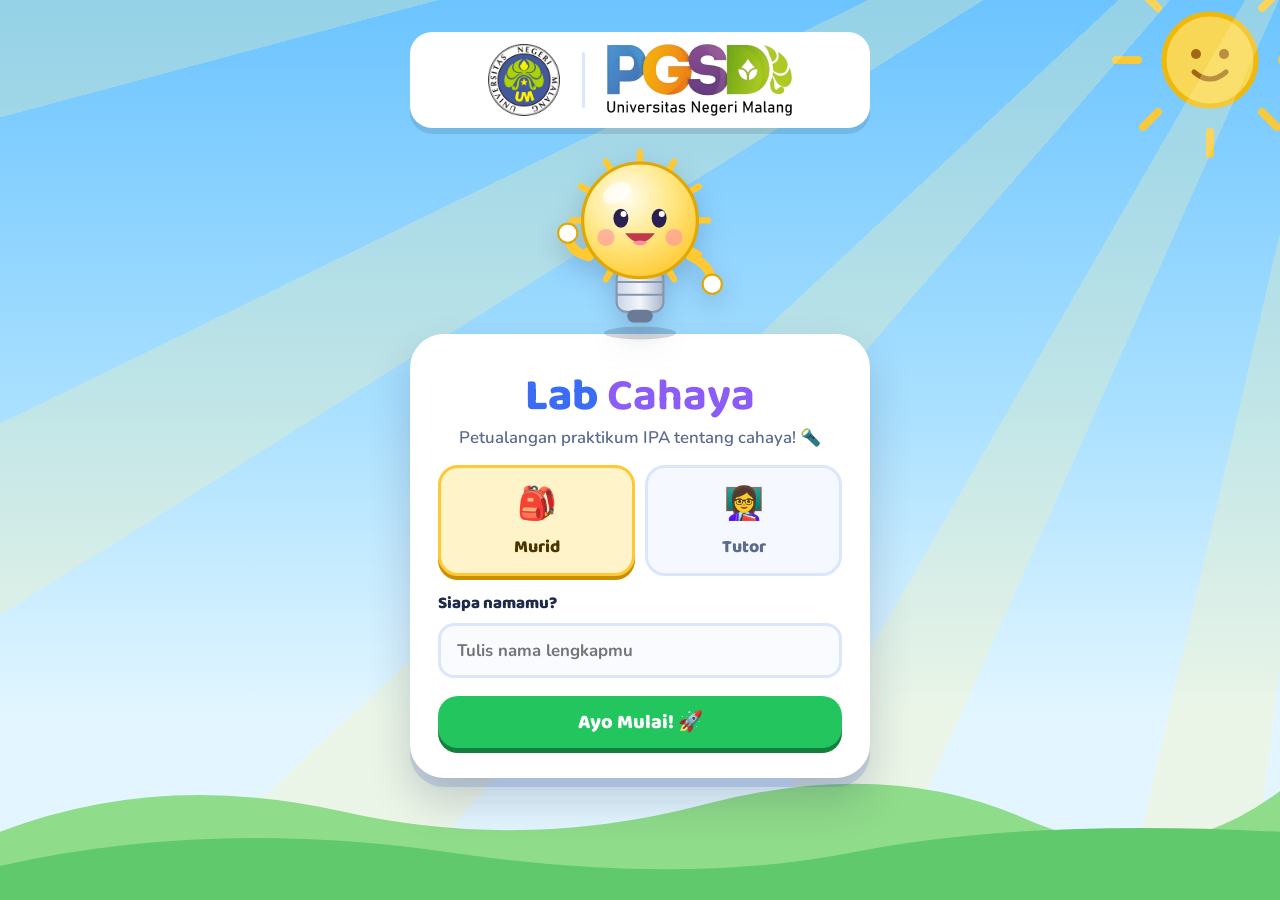
<file: siswa.html>
<!doctype html>
<html lang="id"><head><meta charset="utf-8"><meta name="viewport" content="width=device-width,initial-scale=1">
<title>Beranda – Lab Cahaya</title><link rel="stylesheet" href="style.css"></head>
<body>
<header class="appbar">
  <a class="logo" href="siswa.html"><span id="lg"></span>Lab&nbsp;<b>Cahaya</b></a>
  <div class="user"><div class="ava" id="ava"></div><span class="uname" id="hi"></span><button class="btn sec" style="padding:8px 16px" onclick="logout()">Keluar</button></div>
</header>
<main>
  <div class="idbar"><img id="logoUM" alt="Logo Universitas Negeri Malang"><span class="sep"></span><img id="logoPG" alt="Logo PGSD Universitas Negeri Malang"></div>
  <section class="hello">
    <div id="mas"></div>
    <div class="bubble">
      <h1>Halo, <em id="nm"></em>! 👋</h1>
      <p>Aku Cahya! Yuk jadi <b>Penjelajah Cahaya</b>. Pilih satu petualangan di bawah, lalu kumpulkan bintang dan XP-mu!</p>
      <div class="stat3">
        <span class="pillstat">⭐ <b id="sStar">0</b> bintang</span>
        <span class="pillstat">✨ <b id="sXp">0</b> XP</span>
        <span class="pillstat">🏁 <b id="sDone">0</b>/5 tema</span>
      </div>
    </div>
  </section>
  <h2 class="sech">Pilih petualanganmu</h2>
  <p class="sec-sub">Setiap tema punya 2 langkah: 🔍 Ayo Mencermati! → 🧪 main virtual lab.</p>
  <div class="cards" id="grid"></div>
  <section class="materi" id="materi"><h2>🎬 Materi</h2><p class="sub">Sudah selesai bermain virtual lab? Tonton video materi ini untuk memperkuat pemahamanmu.</p><div id="mv"></div></section>
</main>
<script src="app.js"></script><script src="deco.js"></script><script src="logo.js"></script>
<script>
const u = getUser();
if (!u || u.role !== "siswa") location.href = "index.html";
DECO.scenery();
logoUM.src = LOGO_UM; logoPG.src = LOGO_PGSD;
(function () {
  const e = toEmbed(getMateri());
  mv.innerHTML = e ? `<div class="tv"><iframe class="frame" src="${e}" allowfullscreen allow="autoplay; encrypted-media; fullscreen"></iframe></div><p class="hint">Tidak tampil? <a href="${e}" target="_blank" rel="noopener">Buka di tab baru</a></p>`
                   : `<div class="kosong">${DECO.mascot()}<b>Sebentar ya…</b><span>Video materi belum dipasang oleh tutor.</span></div>`;
})();
lg.innerHTML = DECO.mascot();
mas.innerHTML = DECO.mascot();
hi.textContent = u.nama;
nm.textContent = u.nama.split(" ")[0];
ava.textContent = u.nama.trim().charAt(0).toUpperCase() || "?";

const SUB = {
  1: "Cahaya merambat lurus",
  2: "Cahaya menembus benda bening",
  3: "Cahaya dipantulkan",
  4: "Cahaya dibiaskan",
  5: "Cahaya diuraikan"
};
const prog = getProgress()[u.nama] || {};
let stars = 0, xp = 0, selesai = 0;
grid.innerHTML = TEMA.map((t, i) => {
  const d = prog[t.id] || {}, p = pct(u.nama, t.id);
  stars += (d.orientasi ? 1 : 0) + (d.lab ? 1 : 0);
  xp += d.xp || 0; if (p === 100) selesai++;
  const dot = (k, ic, tx) => `<div class="dot ${d[k] ? "ok" : ""}"><i>${ic}</i>${tx}</div>`;
  const label = p === 100 ? "Main Lagi! 🔁" : p > 0 ? "Lanjutkan! 🚀" : "Mainkan Sekarang! 🚀";
  return `<a class="tcard ${p === 100 ? "done" : ""}" href="tema.html?id=${t.id}" style="animation-delay:${i * .12}s">
    <div class="tart">${DECO.scene(t.id)}<span class="ipa">✏️ IPA</span><span class="num">${t.id}</span></div>
    <div class="tbody">
      <small>Tema ${t.id}</small>
      <h3>${t.judul}</h3>
      <div class="dots">${dot("orientasi", "🔍", "Mencermati")}${dot("lab", "🧪", "Lab")}</div>
      <div class="pbar"><i style="width:${p}%"></i></div>
      <small>${p}% selesai</small>
      <span class="btn green block">${label}</span>
    </div></a>`;
}).join("");
DECO.count(sStar, stars, 900); DECO.count(sXp, xp, 1100); DECO.count(sDone, selesai, 700);
</script></body></html>
</file>
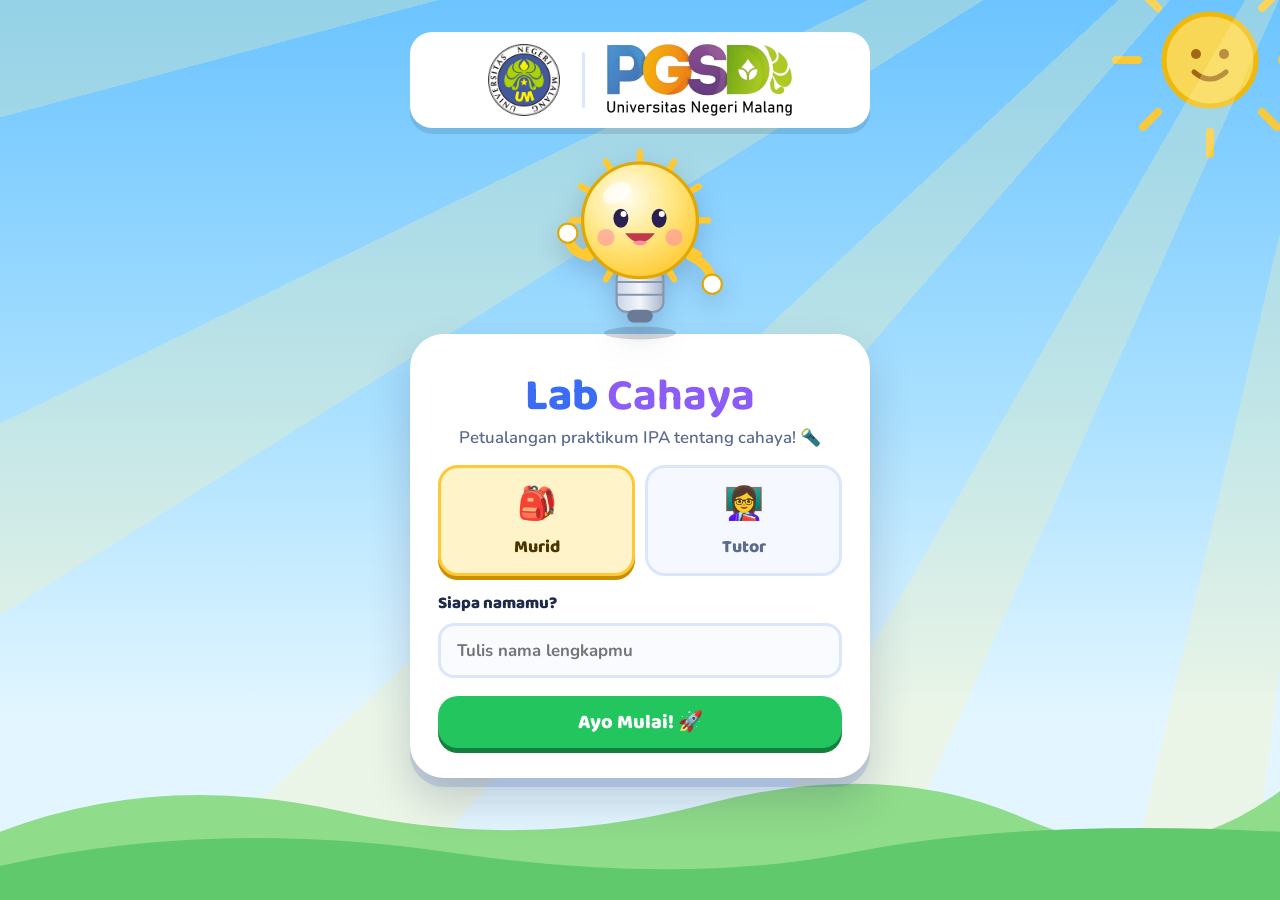
<file: tema.html>
<!doctype html>
<html lang="id"><head><meta charset="utf-8"><meta name="viewport" content="width=device-width,initial-scale=1">
<title>Tema Praktikum – Lab Cahaya</title><link rel="stylesheet" href="style.css"></head>
<body>
<header class="appbar">
  <a class="btn yellow" style="padding:8px 18px" href="siswa.html">← Beranda</a>
  <div class="user"><div class="ava" id="ava"></div><span class="uname" id="hi"></span></div>
</header>
<button class="fab prev" id="fPrev" aria-label="Langkah sebelumnya">‹</button>
<button class="fab next" id="fNext" aria-label="Langkah berikutnya">›</button>
<main>
  <div class="ttl"><div class="tart" id="art"></div><div><small id="tn"></small><h1 id="judul"></h1></div></div>
  <div class="stepper" id="stepper">
    <button class="stp on" data-s="orientasi"><span class="sn"><span>1</span></span>🔍 Ayo Mencermati!</button>
    <button class="stp" data-s="lab"><span class="sn"><span>2</span></span>🧪 Virtual Lab</button>
  </div>
  <div class="panel" id="panel"></div>
</main>
<script src="app.js"></script><script src="deco.js"></script><script src="gambar.js"></script><script src="ai-config.js"></script><script src="ai-tanya.js"></script>
<script>
const u = getUser();
if (!u || u.role !== "siswa") location.href = "index.html";
const id = +new URLSearchParams(location.search).get("id");
const t = TEMA.find(x => x.id === id);
if (!t) location.href = "siswa.html";
DECO.scenery();
hi.textContent = u.nama; ava.textContent = u.nama.trim().charAt(0).toUpperCase() || "?";
art.innerHTML = DECO.scene(id); tn.textContent = "Tema " + id;
judul.textContent = t.judul;
const ORDER = ["orientasi", "lab"];
const PEMANTIK = {
  1: { q: ["Mengapa cahaya senter hanya terlihat jika lubang-lubang pada karton sejajar?", "Apa yang terjadi jika salah satu karton digeser?"],
       model: ["Karena cahaya merambat lurus, jadi hanya bisa lewat jika semua lubang segaris.", "Cahaya terhalang karton dan tidak sampai ke layar, karena cahaya tidak bisa membelok."],
       kw: [["lurus", "segaris", "sejajar"], ["terhalang", "tidak sampai", "berhenti", "gelap", "tidak tembus", "terblokir"]] },
  2: { q: ["Mengapa kita dapat melihat benda di balik kaca bening, tetapi tidak dapat melihat benda di balik kayu?", "Apakah semua benda dapat ditembus cahaya?"],
       model: ["Kaca bening meneruskan cahaya, sedangkan kayu menghalangi cahaya.", "Tidak. Benda bening meneruskan cahaya, benda buram meneruskan sebagian, dan benda gelap menghalangi cahaya."],
       kw: [["meneruskan", "tembus", "menembus", "dilewati", "menghalangi", "terhalang"], ["tidak", "bukan", "sebagian"]] },
  3: { q: ["Mengapa kucing dapat melihat bayangannya di cermin?", "Ke mana arah cahaya setelah mengenai permukaan cermin?"],
       model: ["Karena cahaya dari kucing dipantulkan oleh cermin ke mata kucing.", "Cahaya dipantulkan (dibalikkan arahnya) oleh permukaan cermin."],
       kw: [["pantul", "memantul", "dipantulkan"], ["pantul", "memantul", "dipantulkan", "balik", "kembali"]] },
  4: { q: ["Mengapa pensil di dalam air terlihat bengkok?", "Apa yang menyebabkan cahaya berubah arah ketika melewati air?"],
       model: ["Karena cahaya dibiaskan (dibelokkan) saat berpindah dari air ke udara.", "Cahaya berpindah dari satu zat bening ke zat bening lain (air ke udara) sehingga arahnya berubah. Ini disebut pembiasan."],
       kw: [["bias", "dibiaskan", "dibelokkan", "membelok", "pembiasan"], ["bias", "dibiaskan", "pembiasan", "berpindah", "zat", "udara"]] },
  5: { q: ["Mengapa cahaya putih yang mengenai prisma dapat terurai menjadi berbagai warna seperti pelangi?", "Apakah cahaya putih hanya terdiri dari satu warna?"],
       model: ["Karena cahaya putih tersusun dari banyak warna, dan prisma menguraikannya.", "Tidak. Cahaya putih terdiri dari banyak warna (merah, jingga, kuning, hijau, biru, nila, ungu)."],
       kw: [["warna", "urai", "terurai", "diuraikan", "dibiaskan"], ["tidak", "banyak", "bermacam", "berbagai", "pelangi"]] }
};
const PK = PEMANTIK[id];
let cur = "orientasi";

function isDone(k) { return ((getProgress()[u.nama] || {})[id] || {})[k]; }
function doneBtn(key) {
  const s = isDone(key);
  return `<button class="btn green big" id="done" ${s ? "disabled" : ""}>${s ? "✅ Sudah selesai" : "✅ Aku sudah selesai!"}</button>`;
}
function bindDone(key) {
  const b = document.getElementById("done");
  b.onclick = () => {
    setDone(u.nama, id, key); b.disabled = true; b.textContent = "✅ Sudah selesai";
    const r = b.getBoundingClientRect();
    DECO.confetti(r.left + r.width / 2, r.top, 46);
    DECO.cheer(["Hebat sekali! 🎉", "Keren! Bintang baru ⭐", "Mantap, lanjut ya! 🚀"][ORDER.indexOf(key)]);
    refreshSteps();
  };
}
function frame(url, pesan, tv) {
  const e = toEmbed(url);
  if (!e) return `<div class="kosong">${DECO.mascot()}<b>Sebentar ya…</b><span>${pesan}</span></div>`;
  return `<div class="${tv ? "tv" : ""}"><iframe class="frame" src="${e}" allowfullscreen allow="autoplay; encrypted-media; fullscreen"></iframe></div>
          <p class="hint">Tidak tampil? <a href="${e}" target="_blank" rel="noopener">Buka di tab baru</a></p>`;
}
function refreshSteps() {
  document.querySelectorAll(".stp").forEach(b => {
    b.classList.toggle("on", b.dataset.s === cur);
    b.classList.toggle("ok", !!isDone(b.dataset.s) && b.dataset.s !== cur);
  });
  const i = ORDER.indexOf(cur);
  fPrev.disabled = i === 0; fNext.disabled = i === ORDER.length - 1;
}

function show(s) {
  cur = s;
  let h = "";
  if (s === "orientasi") {
    const sv = (((getProgress()[u.nama] || {})[id] || {}).pemantik) || {};
    h = `<h3>🔍 Ayo Mencermati!</h3><p class="lead">Perhatikan gambarnya baik-baik. Lalu jawab pertanyaan di bawah dengan kalimatmu sendiri. Boleh singkat. Gurumu akan menanggapi jawabanmu.</p>
         <div class="slideimg"><img src="${ORIENTASI_IMG[id]}" alt="Ayo Mencermati: ${t.judul}"></div>
         <div class="pemantik">` + PK.q.map((q, i) => `<label class="pq" for="pk${i}">${i + 1}. ${q}</label>
           <textarea id="pk${i}" placeholder="Tulis jawabanmu di sini...">${(sv.a && sv.a[i]) ? sv.a[i].replace(/</g, "&lt;") : ""}</textarea>`).join("") + `
         <div class="row"><button class="btn gold big" id="kirimPk">💬 Kirim jawabanku</button></div><div id="fbPk"></div></div>`;
  } else if (s === "lab") {
    h = `<h3>🧪 Virtual Lab</h3><p class="lead">Ayo coba sendiri! Geser, klik, dan amati. Ikuti tombol di dalam lab dari kiri ke kanan.</p>
         <div class="monitor"><div class="monbar"><i></i><i></i><i></i><span>Laboratorium Cahaya</span></div>
         <iframe id="labFrame" class="frame lab" src="${t.lab}?u=${encodeURIComponent(u.nama)}" style="height:${window.__labH || 900}px" scrolling="no"></iframe></div>`;
  }
  const NEXT = { orientasi: "Lanjut ke Virtual Lab 🧪" }[s];
  panel.style.animation = "none"; void panel.offsetWidth; panel.style.animation = "";
  panel.innerHTML = h + `<div class="row">${doneBtn(s)}${NEXT ? `<button class="btn yellow big" id="nextStep">${NEXT} →</button>` : ""}</div>`;
  bindDone(s);
  if (s === "orientasi") bindPemantik();
  const nb = document.getElementById("nextStep"); if (nb) nb.onclick = () => go(1);
  refreshSteps();
}
const esc = x => String(x == null ? "" : x).replace(/&/g, "&amp;").replace(/</g, "&lt;");
const ST = { tepat: ["ok", "✓ Tepat!"], sebagian: ["warn", "◐ Hampir tepat"], belum: ["no", "💡 Coba lagi ya"] };
function kwHit(txt, kws) { txt = txt.toLowerCase(); return kws.some(k => txt.includes(k)); }
function bindPemantik() {
  const btn = document.getElementById("kirimPk"), fb = document.getElementById("fbPk");
  const get = () => PK.q.map((_, i) => document.getElementById("pk" + i).value.trim());
  const simpanDraf = () => { const p = getProgress(); p[u.nama] = p[u.nama] || {}; p[u.nama][id] = p[u.nama][id] || {}; p[u.nama][id].pemantik = { a: get() }; save("lms_progress", p); };
  PK.q.forEach((_, i) => document.getElementById("pk" + i).oninput = simpanDraf);
  btn.onclick = async () => {
    const a = get();
    if (!a.some(x => x.length >= 2)) { fb.innerHTML = `<div class="callout warn">Tulis dulu jawabanmu, boleh satu pertanyaan saja dulu.</div>`; return; }
    simpanDraf(); btn.disabled = true;
    fb.innerHTML = `<div class="callout info"><span class="spin"></span> Gurumu sedang membaca jawabanmu...</div>`;
    const idx = a.map((x, i) => x.length >= 2 ? i : -1).filter(i => i >= 0);
    let res = null, by = "", why = "";
    if (window.PemantikAI && PemantikAI.available()) {
      try { const r = await PemantikAI.nilai(t.judul, idx.map(i => ({ q: PK.q[i], model: PK.model[i], a: a[i] }))); res = r.hasil; by = r.by; }
      catch (e) { console.warn("[AI] gagal:", e.message); why = e.message; }
    }
    let html = "";
    idx.forEach((qi, k) => {
      let st, msg;
      if (res) { st = ST[res[k].status] ? res[k].status : "sebagian"; msg = res[k].umpan_balik; }
      else {
        const ok = kwHit(a[qi], PK.kw[qi]);
        st = ok ? "tepat" : "belum";
        msg = ok ? "Jawabanmu sudah mengarah ke yang tepat. Mantap! Contoh jawaban guru: " + PK.model[qi]
                 : "Belum ada kata yang pas dengan pengamatanmu. Lihat gambar sekali lagi, lalu coba jawab lagi. Contoh jawaban guru: " + PK.model[qi];
      }
      html += `<div class="callout ${ST[st][0]}"><b>${ST[st][1]}</b> · ${qi + 1}. ${esc(PK.q[qi])}<br><span class="small">Jawabanmu: ${esc(a[qi])}</span><br>${esc(msg)}</div>`;
    });
    html += `<p class="small">${res ? "Ditanggapi oleh: " + esc(by) + ". " : (why ? "AI gagal tersambung (" + esc(String(why).slice(0, 160)) + "), jadi tanggapan ini dibuat sementara dengan kata kunci. " : "Kunci AI belum diisi, jadi tanggapan ini dibuat sementara dengan kata kunci. ")}Kamu boleh memperbaiki jawabanmu dan mengirim lagi.</p>`;
    fb.innerHTML = html; btn.disabled = false;
  };
}
function go(d) {
  const i = ORDER.indexOf(cur) + d;
  if (i >= 0 && i < ORDER.length) { show(ORDER[i]); window.scrollTo({ top: 0, behavior: "smooth" }); }
}
fPrev.onclick = () => go(-1); fNext.onclick = () => go(1);

window.addEventListener("message", e => {
  const d = e.data || {};
  const f = document.getElementById("labFrame");
  if (d.type === "lab-height" && f && e.source === f.contentWindow) { window.__labH = d.h + 4; f.style.height = window.__labH + "px"; }
  if (d.type === "lab-top" && f && e.source === f.contentWindow) f.scrollIntoView({ behavior: "smooth", block: "start" });
  if (d.type === "lab-progress" && f && e.source === f.contentWindow) {
    const p = getProgress(); p[u.nama] = p[u.nama] || {}; p[u.nama][id] = p[u.nama][id] || {};
    const wasDone = p[u.nama][id].lab;
    p[u.nama][id].xp = d.xp; p[u.nama][id].misi = d.done + "/" + d.total; p[u.nama][id].laporan = d.report;
    if (d.complete) p[u.nama][id].lab = true;
    save("lms_progress", p);
    if (d.complete && !wasDone) { DECO.cheer("Lab selesai! Kamu hebat! 🏅"); DECO.confetti(innerWidth / 2, innerHeight / 3, 60); const b = document.getElementById("done"); if (b) { b.disabled = true; b.textContent = "✅ Sudah selesai"; } }
    refreshSteps();
  }
});
document.querySelectorAll(".stp").forEach(b => b.onclick = () => show(b.dataset.s));
show("orientasi");
</script></body></html>
</file>
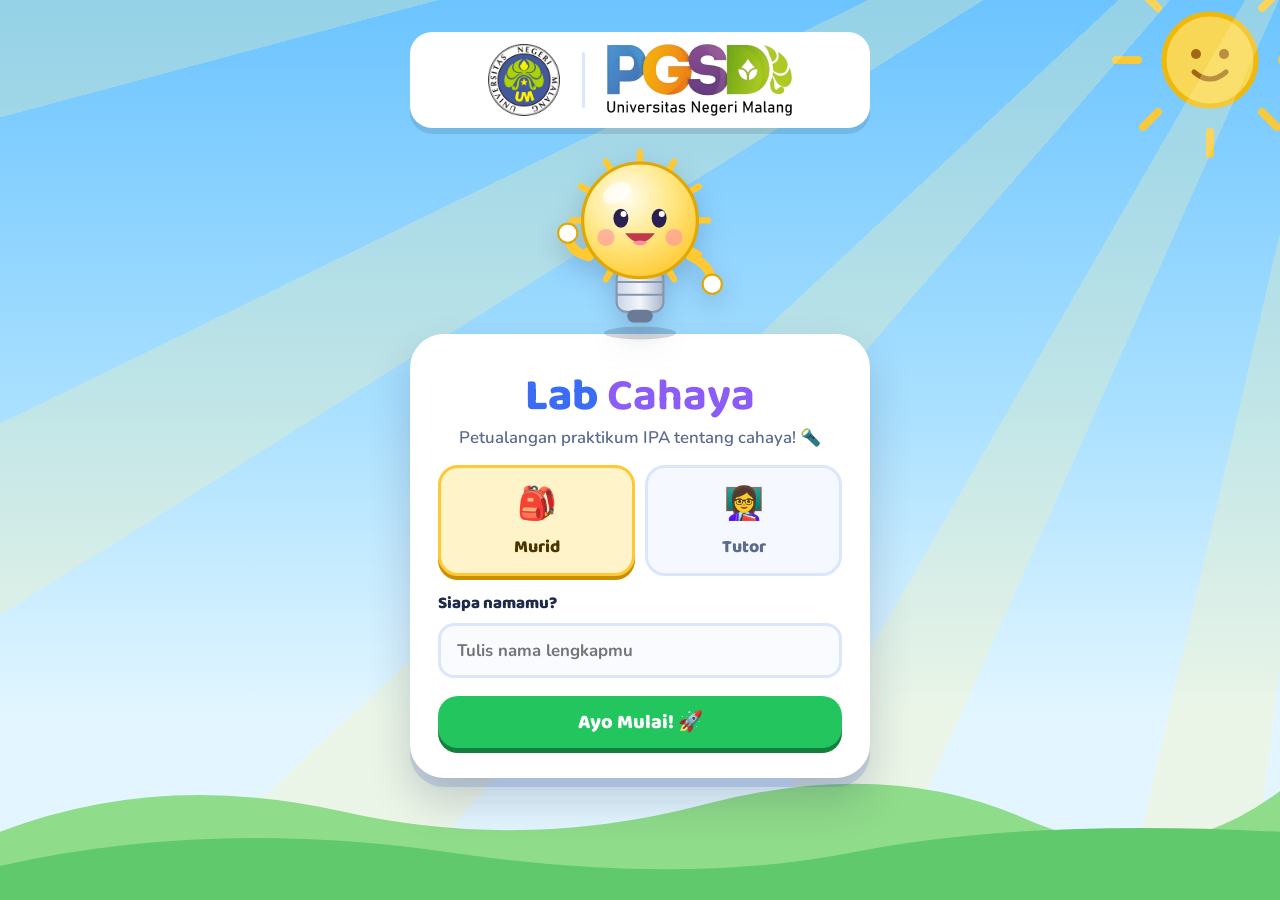
<file: tutor.html>
<!doctype html>
<html lang="id"><head><meta charset="utf-8"><meta name="viewport" content="width=device-width,initial-scale=1">
<title>Dasbor Tutor – Lab Cahaya</title><link rel="stylesheet" href="admin.css"></head>
<body>
<div class="shell">
  <aside class="side">
    <div class="brand"><span id="lg"></span>Lab <b>Cahaya</b></div>
    <div class="theme">☀️ <button class="sw" id="sw" aria-label="Mode gelap"></button> 🌙</div>
    <div class="menu-t">Menu</div>
    <button class="nv on" data-v="dash"><span class="i">📊</span>Dasbor</button>
    <button class="nv" data-v="links"><span class="i">🎬</span>Link Materi</button>
    <button class="nv" data-v="prog"><span class="i">🧑‍🎓</span>Progres Murid</button>
    <button class="nv" data-v="pub"><span class="i">🚀</span>Publikasi</button>
    <div class="sp"></div>
    <div class="who"><div class="ava">T</div><div><b>Tutor</b><br><span style="color:var(--mute);font-size:.85rem">Operator</span></div></div>
    <button class="nv" onclick="logout()"><span class="i">🚪</span>Keluar</button>
  </aside>

  <section class="content">
    <!-- DASBOR -->
    <div class="view" id="v-dash">
      <div class="topline"><div><h1>📊 Dasbor</h1><p>Ringkasan praktikum cahaya dan kemajuan murid.</p></div>
        <div class="acts"><button class="b" data-go="links">🎬 Atur Link Materi</button></div></div>
      <div class="tiles" id="tiles"></div>
      <div class="cols">
        <div>
          <div class="card"><h2>Rata-rata progres tiap tema</h2><p class="sub">Dihitung dari murid yang memakai browser ini.</p><div class="bars" id="bars"></div></div>
        </div>
        <div>
          <div class="card"><h2>Virtual Lab</h2><p class="sub">Klik untuk mencoba sebagai pratinjau.</p><div class="tlist" id="labs"></div></div>
        </div>
      </div>
      <div class="card" style="margin-top:16px"><h2>🤖 Uji Penilai AI</h2>
        <p class="sub">Dipakai untuk menilai Laporan Pengamatan, esai Peta Misi, dan Ayo Mencermati!. Kunci diisi di <b>ai-config.js</b>.</p>
        <div id="aiStat" class="sumrow"></div>
        <label style="display:block;margin:10px 0 4px;font-weight:700">Contoh jawaban siswa (tentang: mengapa pensil di dalam air tampak bengkok?)</label>
        <input id="aiTest" value="Karena cahaya dibelokkan saat pindah dari air ke udara" style="width:100%;padding:10px;border-radius:10px;border:1px solid var(--line,#cfd8ea)">
        <div class="acts" style="margin-top:10px"><button class="b" id="aiBtn">🧪 Tes penilai AI</button></div>
        <div id="aiOut" style="margin-top:10px;line-height:1.5"></div>
      </div>
    </div>

    <!-- LINK MATERI -->
    <div class="view hidden" id="v-links">
      <div class="topline"><div><h1>🎬 Pembuat Materi</h1><p>Pasang satu video Materi yang tampil di beranda siswa. Gambar Ayo Mencermati! ada di file gambar.js.</p></div>
        <div class="acts"><button class="b" id="simpan">💾 Simpan Link</button><button class="b g" data-go="pub">🚀 Terbitkan ke Semua Murid</button><span id="ok" class="ok-t"></span></div></div>
      <div class="cols">
        <div>
          <p class="sub" style="color:var(--mute);margin-top:0">Tempel link YouTube biasa, atau kode &lt;iframe&gt; dari Wordwall, Genially, LearningApps, dll.</p>
          <div id="form"></div>
        </div>
        <div>
          <div class="card"><h2>Ringkasan Materi</h2><p class="sub">Status pemasangan link.</p><div id="sum"></div></div>
        </div>
      </div>
    </div>

    <!-- PROGRES -->
    <div class="view hidden" id="v-prog">
      <div class="topline"><div><h1>🧑‍🎓 Progres Murid</h1><p>Data tersimpan di browser ini (per perangkat).</p></div>
        <div class="acts"><button class="b r" id="reset">🗑 Hapus Data Progres</button></div></div>
      <div class="card" style="overflow-x:auto"><table id="tbl"></table></div>
    </div>

    <!-- PUBLIKASI -->
    <div class="view hidden" id="v-pub">
      <div class="topline"><div><h1>🚀 Terbitkan Link</h1><p>Agar link tampil di semua murid, tempel kodenya ke <b>app.js</b>.</p></div></div>
      <div class="card">
        <ol class="steps">
          <li><div>Klik <b>Salin kode</b> di bawah.</div></li>
          <li><div>Buka file <b>app.js</b> di GitHub, lalu ganti baris <b>MATERI_URL</b> dengan kode yang disalin.</div></li>
          <li><div>Klik <b>Commit changes</b>, tunggu 1–2 menit, lalu muat ulang websitenya (Ctrl+F5).</div></li>
        </ol>
        <textarea id="kode" class="code" readonly></textarea>
        <div class="acts" style="margin-top:12px"><button class="b" id="salin">📋 Salin kode</button><span id="ok2" class="ok-t"></span></div>
      </div>
    </div>
  </section>
</div>
<script src="app.js"></script><script src="deco.js"></script><script src="ai-config.js"></script><script src="ai-tanya.js"></script>
<script>
const u = getUser();
if (!u || u.role !== "tutor") location.href = "index.html";
lg.innerHTML = DECO.mascot();

/* ---------- mode terang / gelap ---------- */
try { if (localStorage.getItem("lms_theme") === "dark") document.documentElement.dataset.theme = "dark"; } catch (e) {}
sw.onclick = () => {
  const d = document.documentElement.dataset.theme === "dark";
  if (d) delete document.documentElement.dataset.theme; else document.documentElement.dataset.theme = "dark";
  try { localStorage.setItem("lms_theme", d ? "light" : "dark"); } catch (e) {}
};

/* ---------- pindah tampilan ---------- */
function view(v) {
  document.querySelectorAll(".nv[data-v]").forEach(b => b.classList.toggle("on", b.dataset.v === v));
  document.querySelectorAll(".view").forEach(d => d.classList.toggle("hidden", d.id !== "v-" + v));
  if (v === "dash") bars();
  if (location.hash !== "#" + v) history.replaceState(null, "", "#" + v);
}
document.querySelectorAll(".nv[data-v]").forEach(b => b.onclick = () => view(b.dataset.v));
document.querySelectorAll("[data-go]").forEach(b => b.onclick = () => { buatKode(); view(b.dataset.go); });

/* ---------- form link ---------- */
const esc = s => (s || "").replace(/"/g, "&quot;");
form.innerHTML = `<div class="slide open"><div class="slide-h"><span class="slide-t">🎬 Materi (tampil di beranda siswa, di luar 5 tema)</span><span class="pill" id="pv"></span></div>
  <div class="slide-b"><label>Link video Materi (YouTube)</label>
  <input id="mt" value="${esc(getMateri())}" placeholder="https://www.youtube.com/watch?v=..."></div></div>`;
function ambil() { return document.getElementById("mt").value.trim(); }
function stat() {
  const a = ambil(), v = a ? 1 : 0;
  document.getElementById("pv").className = "pill " + (v ? "ok" : "no");
  document.getElementById("pv").textContent = v ? "Video ✓" : "Video belum";
  sum.innerHTML = `
    <div class="sumrow"><span>📚 Total tema</span><span class="cnt">${TEMA.length}</span></div>
    <div class="sumrow"><span>🎬 Video Materi terpasang</span><span class="cnt ${v ? "g" : "y"}">${v}/1</span></div>
    <div class="sumrow"><span>🧪 Virtual lab</span><span class="cnt g">${TEMA.length}</span></div>`;
  return { v };
}
function buatKode() { kode.value = "const MATERI_URL = " + JSON.stringify(ambil()) + ";"; }
form.addEventListener("input", () => { stat(); buatKode(); });
simpan.onclick = () => { save("lms_materi", ambil()); buatKode(); ok.textContent = "✅ Tersimpan"; setTimeout(() => ok.textContent = "", 2500); renderDash(); };
salin.onclick = () => { kode.select(); document.execCommand("copy"); ok2.textContent = "✅ Tersalin"; setTimeout(() => ok2.textContent = "", 2500); };

/* ---------- dasbor ---------- */
function avg(id) {
  const p = getProgress(), n = Object.keys(p);
  return n.length ? Math.round(n.reduce((s, x) => s + pct(x, id), 0) / n.length) : 0;
}
function renderDash() {
  const s = stat(), p = getProgress(), n = Object.keys(p);
  const rata = n.length ? Math.round(TEMA.reduce((a, t) => a + avg(t.id), 0) / TEMA.length) : 0;
  tiles.innerHTML = [
    ["📚", TEMA.length, "Tema praktikum"], ["🔗", s.v + "/1", "Video Materi"],
    ["🧑‍🎓", n.length, "Murid aktif"], ["📈", rata + "%", "Rata-rata progres"]
  ].map(x => `<div class="tile"><div class="ic">${x[0]}</div><div><b>${x[1]}</b><span>${x[2]}</span></div></div>`).join("");
  labs.innerHTML = TEMA.map(t => `<a href="${t.lab}" target="_blank" rel="noopener"><span style="font-size:1.4rem">${t.ikon}</span><span>Lab ${t.id}: ${t.judul}</span><span class="go">Buka ›</span></a>`).join("");
  bars();
}
function bars() {
  document.getElementById("bars").innerHTML = TEMA.map(t => `<div class="brow"><span>${t.ikon} ${t.judul}</span><div class="trk"><i data-w="${avg(t.id)}"></i></div><b>${avg(t.id)}%</b></div>`).join("");
  requestAnimationFrame(() => requestAnimationFrame(() => document.querySelectorAll(".trk i").forEach(i => i.style.width = i.dataset.w + "%")));
}

/* ---------- tabel progres ---------- */
function tabel() {
  const p = getProgress(), names = Object.keys(p);
  if (!names.length) { tbl.innerHTML = `<tr><td class="empty">${DECO.mascot()}Belum ada murid yang memulai. Data akan muncul di sini.</td></tr>`; return; }
  tbl.innerHTML = "<tr><th>Nama</th>" + TEMA.map(t => `<th>Tema ${t.id}</th>`).join("") + "<th>Total XP</th></tr>"
    + names.map(n => {
      let xp = 0;
      const cells = TEMA.map(t => {
        const d = (p[n] || {})[t.id] || {}, v = pct(n, t.id); xp += d.xp || 0;
        return `<td><b>${v}%</b><div class="mini"><i style="width:${v}%"></i></div>${d.xp !== undefined ? `<span class="xpc">${d.xp} XP · misi ${d.misi}${d.laporan != null ? " · laporan " + d.laporan : ""}</span>` : ""}</td>`;
      }).join("");
      return `<tr><td><b>${n.replace(/</g, "&lt;")}</b></td>${cells}<td><b>${xp}</b> XP</td></tr>`;
    }).join("");
}
reset.onclick = () => { if (confirm("Hapus semua data progres?")) { localStorage.removeItem("lms_progress"); tabel(); renderDash(); } };

/* ---------- uji penilai AI ---------- */
(function () {
  const on = PemantikAI.available(), c = window.AI_CONFIG || {};
  const nama = c.PROXY_URL ? "Server AI (proxy)" : [c.GEMINI_API_KEY && "Gemini", c.GROQ_API_KEY && "Groq", c.GROK_API_KEY && "Grok"].filter(Boolean).join(" + ");
  aiStat.innerHTML = `<span>Status penilai</span><span class="cnt ${on ? "g" : "y"}">${on ? "AI aktif: " + nama : "Belum aktif (memakai kata kunci)"}</span>`;
  aiBtn.onclick = async () => {
    aiOut.textContent = "Menguji...";
    if (!PemantikAI.available()) { aiOut.innerHTML = "⚠️ Kunci API belum diisi di <b>ai-config.js</b>, jadi penilaian memakai kata kunci sementara."; return; }
    try {
      const r = await PemantikAI.nilai("Cahaya Dibiaskan", [{ q: "Mengapa pensil di dalam air terlihat bengkok?", model: "Karena cahaya dibiaskan (dibelokkan) saat berpindah dari air ke udara.", a: aiTest.value }]);
      aiOut.innerHTML = `✅ Tersambung lewat <b>${r.by}</b>.<br>Status: <b>${r.hasil[0].status}</b><br>Tanggapan: ${String(r.hasil[0].umpan_balik).replace(/</g, "&lt;")}`;
    } catch (e) { aiOut.innerHTML = "❌ Gagal tersambung: " + String(e.message).replace(/</g, "&lt;") + ". Periksa kunci API, kuota, atau koneksi internet."; }
  };
})();
buatKode(); renderDash(); tabel();
const h = location.hash.slice(1); if (["dash", "links", "prog", "pub"].includes(h)) view(h);
</script></body></html>
</file>
<file: style.css>
@import url('https://fonts.googleapis.com/css2?family=Baloo+2:wght@600;700;800&family=Nunito:wght@500;700;800&display=swap');
:root{--ink:#1e2a4a;--mute:#5b6b8c;--blue:#3b6cf6;--blue-d:#2548b8;--purple:#8b5cf6;--green:#22c55e;--green-d:#15803d;--yellow:#ffc933;--yellow-d:#c98f00;--red:#ff5d73;--red-d:#c43049;--card:#fff;--line:#dbe6fb;
 --head:'Baloo 2','Trebuchet MS','Comic Sans MS',system-ui,sans-serif;--body:'Nunito','Segoe UI',system-ui,sans-serif}
*{box-sizing:border-box}
html{scroll-behavior:smooth}
body{margin:0;font-family:var(--body);font-weight:600;color:var(--ink);min-height:100vh;background:linear-gradient(180deg,#6cc4ff 0%,#a9e0ff 45%,#e3f6ff 80%);background-attachment:fixed;overflow-x:hidden;position:relative}
h1,h2,h3{font-family:var(--head);font-weight:800;margin:0;line-height:1.1}
a{color:inherit}
.hidden{display:none!important}

/* ---------- latar ---------- */
.scenery{position:fixed;inset:0;z-index:0;pointer-events:none;overflow:hidden}
.sunbox{position:absolute;top:-40px;right:-30px;opacity:.95}
.cl{position:absolute;opacity:.95;animation:drift linear infinite}
.cl.c1{top:12%;left:-200px;animation-duration:70s}
.cl.c2{top:30%;left:-200px;animation-duration:95s;animation-delay:-40s}
.cl.c3{top:6%;left:-260px;animation-duration:120s;animation-delay:-80s;opacity:.8}
@keyframes drift{to{transform:translateX(calc(100vw + 460px))}}
.beams{position:absolute;inset:-20%;background:repeating-conic-gradient(from 0deg at 92% -6%,rgba(255,244,170,.28) 0 6deg,transparent 6deg 17deg);animation:sway 14s ease-in-out infinite alternate;transform-origin:92% 0}
@keyframes sway{from{transform:rotate(-5deg)}to{transform:rotate(6deg)}}
.fl{position:absolute;bottom:-60px;animation:floatup linear infinite;opacity:0}
@keyframes floatup{0%{transform:translateY(0) rotate(0);opacity:0}10%{opacity:.8}90%{opacity:.8}100%{transform:translateY(-110vh) rotate(40deg);opacity:0}}
.hills{position:absolute;left:0;right:0;bottom:0;width:100%;height:150px}
header.appbar,main,footer.foot{position:relative;z-index:2}

/* ---------- tombol ---------- */
.btn{font-family:var(--head);font-weight:800;font-size:1.05rem;border:0;border-radius:16px;padding:11px 22px;cursor:pointer;color:#fff;background:var(--blue);box-shadow:0 5px 0 var(--blue-d);text-decoration:none;display:inline-flex;align-items:center;gap:8px;justify-content:center;transition:transform .12s,box-shadow .12s,filter .12s;line-height:1.1}
.btn:hover{filter:brightness(1.07);transform:translateY(-2px);box-shadow:0 7px 0 var(--blue-d)}
.btn:active{transform:translateY(4px);box-shadow:0 1px 0 var(--blue-d)}
.btn.green{background:var(--green);box-shadow:0 5px 0 var(--green-d)}.btn.green:hover{box-shadow:0 7px 0 var(--green-d)}.btn.green:active{box-shadow:0 1px 0 var(--green-d)}
.btn.yellow{background:var(--yellow);color:#4a3500;box-shadow:0 5px 0 var(--yellow-d)}.btn.yellow:hover{box-shadow:0 7px 0 var(--yellow-d)}.btn.yellow:active{box-shadow:0 1px 0 var(--yellow-d)}
.btn.red{background:var(--red);box-shadow:0 5px 0 var(--red-d)}
.btn.sec{background:#fff;color:var(--blue);box-shadow:0 5px 0 #b9c9f5;border:2px solid #cddbfb}
.btn.big{font-size:1.25rem;padding:15px 30px;border-radius:20px}
.btn.block{width:100%}
.btn[disabled]{filter:grayscale(.6);opacity:.65;cursor:default;transform:none}
.wiggle{animation:wiggle 2.6s ease-in-out infinite}
@keyframes wiggle{0%,86%,100%{transform:rotate(0)}90%{transform:rotate(-3deg)}94%{transform:rotate(3deg)}98%{transform:rotate(-2deg)}}

/* ---------- bilah atas ---------- */
header.appbar{display:flex;justify-content:space-between;align-items:center;gap:12px;flex-wrap:wrap;max-width:1120px;margin:14px auto 0;padding:8px 14px;background:rgba(255,255,255,.88);backdrop-filter:blur(8px);border-radius:24px;box-shadow:0 6px 0 rgba(37,72,184,.12),0 10px 28px rgba(30,42,74,.12);border:2px solid #fff;width:calc(100% - 28px)}
.logo{display:flex;align-items:center;gap:8px;font-family:var(--head);font-weight:800;font-size:1.45rem;color:var(--blue);text-decoration:none}
.logo .mascot{width:42px;height:auto}
.logo b{color:var(--purple)}
.user{display:flex;align-items:center;gap:10px}
.ava{width:40px;height:40px;border-radius:50%;display:grid;place-items:center;font-family:var(--head);font-size:1.25rem;font-weight:800;color:#fff;background:linear-gradient(135deg,var(--purple),var(--blue));border:3px solid #fff;box-shadow:0 2px 8px rgba(0,0,0,.2)}
.uname{font-family:var(--head);font-weight:700;font-size:1.05rem}
main{max-width:1120px;margin:0 auto;padding:22px 14px 90px}

/* ---------- mascot ---------- */
.mascot{display:block;overflow:visible}
.m-rays{transform-origin:80px 70px;animation:spin 18s linear infinite}
.m-body{animation:bob 2.6s ease-in-out infinite;transform-origin:80px 170px}
.m-eyes{transform-origin:80px 68px;animation:blink 4.2s infinite}
.m-armL{transform-origin:32px 104px;animation:wave 1.4s ease-in-out infinite}
.m-armR{transform-origin:128px 104px;animation:wave2 2.8s ease-in-out infinite}
.m-shadow{animation:shadow 2.6s ease-in-out infinite;transform-origin:80px 176px}
@keyframes spin{to{transform:rotate(360deg)}}
@keyframes bob{0%,100%{transform:translateY(0) scale(1,1)}50%{transform:translateY(-8px) scale(1.01,.99)}}
@keyframes blink{0%,92%,100%{transform:scaleY(1)}95%{transform:scaleY(.08)}}
@keyframes wave{0%,100%{transform:rotate(0)}50%{transform:rotate(-22deg)}}
@keyframes wave2{0%,100%{transform:rotate(0)}50%{transform:rotate(8deg)}}
@keyframes shadow{0%,100%{transform:scaleX(1);opacity:1}50%{transform:scaleX(.8);opacity:.6}}

/* ---------- gerak ilustrasi ---------- */
.a-spin{animation:spin 16s linear infinite}
.a-beam{animation:beam 1.8s ease-in-out infinite}
.a-glow{animation:beam 1.6s ease-in-out infinite;transform-box:fill-box;transform-origin:center}
@keyframes beam{0%,100%{opacity:1}50%{opacity:.55}}
.a-flow{animation:flow 1s linear infinite}
@keyframes flow{to{stroke-dashoffset:-26}}
.a-twinkle{animation:twinkle 2s ease-in-out infinite;transform-box:fill-box;transform-origin:center}
@keyframes twinkle{0%,100%{opacity:0;transform:scale(.4) rotate(0)}50%{opacity:1;transform:scale(1.2) rotate(30deg)}}
.a-wave{animation:waveX 2.2s ease-in-out infinite alternate}
@keyframes waveX{from{transform:translateX(-10px)}to{transform:translateX(6px)}}
.a-sway{animation:sway2 3.4s ease-in-out infinite alternate}
@keyframes sway2{from{transform:rotate(-3deg)}to{transform:rotate(3deg)}}
.a-bub{animation:bub 3s ease-in infinite}.a-bub.b2{animation-delay:1s}.a-bub.b3{animation-delay:2s}
@keyframes bub{0%{transform:translateY(10px);opacity:0}20%{opacity:.9}100%{transform:translateY(-52px);opacity:0}}
.rb line{animation:rbow 2.4s ease-in-out infinite;animation-delay:var(--d)}
@keyframes rbow{0%,100%{opacity:1}50%{opacity:.45}}

/* ---------- sapaan murid ---------- */
.hello{display:flex;gap:22px;align-items:center;margin:8px 0 26px;flex-wrap:wrap}
.hello .mascot{width:150px;flex:none;filter:drop-shadow(0 8px 10px rgba(30,42,74,.18))}
.bubble{position:relative;flex:1;min-width:260px;background:#fff;border-radius:28px;padding:20px 24px;box-shadow:0 6px 0 rgba(37,72,184,.12),0 14px 30px rgba(30,42,74,.12);border:3px solid #fff}
.bubble:before{content:"";position:absolute;left:-18px;top:46px;border:14px solid transparent;border-right-color:#fff;border-left:0}
.bubble h1{font-size:clamp(1.7rem,4.2vw,2.5rem);color:var(--blue)}
.bubble h1 em{font-style:normal;color:var(--purple)}
.bubble p{margin:6px 0 12px;color:var(--mute);font-size:1.08rem}
.stat3{display:flex;gap:10px;flex-wrap:wrap}
.pillstat{display:inline-flex;align-items:center;gap:8px;background:#f1f6ff;border:2px solid var(--line);border-radius:999px;padding:6px 14px;font-family:var(--head);font-weight:800;font-size:1.05rem}
.pillstat b{color:var(--blue);font-size:1.25rem}
.sech{display:inline-block;font-size:clamp(1.4rem,3vw,1.9rem);color:#fff;background:var(--blue);padding:6px 22px;border-radius:18px;box-shadow:0 5px 0 var(--blue-d);margin:0 0 10px}
.sec-sub{color:#12306e;margin:0 0 18px;font-size:1.08rem;text-shadow:0 1px 0 rgba(255,255,255,.7)}

/* ---------- kartu tema ---------- */
.cards{display:grid;grid-template-columns:repeat(auto-fill,minmax(300px,1fr));gap:24px}
.tcard{text-decoration:none;color:var(--ink);position:relative;background:#fff;border-radius:30px;overflow:hidden;box-shadow:0 8px 0 rgba(37,72,184,.14),0 18px 36px rgba(30,42,74,.16);border:4px solid #fff;display:flex;flex-direction:column;opacity:0;animation:rise .6s cubic-bezier(.2,1.2,.4,1) forwards;transition:transform .2s}
.tcard:hover{transform:translateY(-8px) rotate(-.6deg)}
.tcard:nth-child(2n):hover{transform:translateY(-8px) rotate(.6deg)}
@keyframes rise{from{opacity:0;transform:translateY(40px) scale(.94)}to{opacity:1;transform:none}}
.tart{position:relative;aspect-ratio:320/190;overflow:hidden}
.tart svg{display:block;width:100%;height:100%}
.ipa{position:absolute;left:12px;top:12px;background:var(--purple);color:#fff;font-family:var(--head);font-weight:800;border-radius:999px;padding:3px 14px;font-size:.95rem;box-shadow:0 3px 0 #5b36c4}
.num{position:absolute;right:12px;top:10px;width:38px;height:38px;border-radius:50%;background:var(--yellow);color:#4a3500;font-family:var(--head);font-weight:800;font-size:1.3rem;display:grid;place-items:center;box-shadow:0 3px 0 var(--yellow-d)}
.tbody{padding:16px 20px 20px;text-align:center;display:flex;flex-direction:column;gap:8px;flex:1}
.tbody small{color:var(--mute);font-weight:800;font-size:.95rem}
.tbody h3{font-size:1.45rem}
.dots{display:flex;justify-content:center;gap:8px;margin:2px 0}
.dot{display:flex;flex-direction:column;align-items:center;gap:2px;font-size:.78rem;color:var(--mute);font-weight:800}
.dot i{font-style:normal;width:38px;height:38px;border-radius:50%;display:grid;place-items:center;font-size:1.2rem;background:#eef3ff;border:3px dashed #b7c7ee;filter:grayscale(1);opacity:.7}
.dot.ok i{background:#d9f9e3;border:3px solid var(--green);filter:none;opacity:1;animation:pop .6s cubic-bezier(.2,1.6,.4,1)}
@keyframes pop{from{transform:scale(0)}to{transform:scale(1)}}
.pbar{height:14px;border-radius:99px;background:#e6edfb;overflow:hidden;margin-top:4px}
.pbar i{display:block;height:100%;border-radius:99px;background:repeating-linear-gradient(115deg,rgba(255,255,255,.35) 0 8px,transparent 8px 16px),linear-gradient(90deg,#34d399,#22c55e);background-size:32px 100%,100% 100%;animation:stripes 1s linear infinite;transition:width 1s}
@keyframes stripes{to{background-position:32px 0,0 0}}
.tbody .btn{margin-top:auto}
.tcard.done:after{content:"⭐ Selesai!";position:absolute;right:-34px;top:22px;transform:rotate(38deg);background:var(--green);color:#fff;font-family:var(--head);font-weight:800;padding:3px 40px;box-shadow:0 3px 8px rgba(0,0,0,.2);font-size:.85rem}

/* ---------- halaman tema ---------- */
.ttl{display:flex;gap:16px;align-items:center;margin:4px 0 18px;flex-wrap:wrap}
.ttl .tart{width:150px;border-radius:22px;border:4px solid #fff;box-shadow:0 5px 0 rgba(37,72,184,.18);flex:none}
.ttl h1{color:#1c3f87;text-shadow:0 3px 0 #fff,0 0 12px rgba(255,255,255,.8);font-size:clamp(1.6rem,4vw,2.4rem)}
.ttl small{display:block;font-family:var(--head);font-weight:800;font-size:1.05rem;color:#1c3f87}
.stepper{display:flex;gap:10px;align-items:stretch;margin-bottom:18px;flex-wrap:wrap}
.stp{flex:1;min-width:150px;display:flex;align-items:center;gap:10px;background:#fff;border:3px solid #fff;border-radius:20px;padding:10px 14px;cursor:pointer;font-family:var(--head);font-weight:800;font-size:1.05rem;color:var(--mute);box-shadow:0 5px 0 rgba(37,72,184,.14);transition:transform .15s}
.stp:hover{transform:translateY(-3px)}
.stp .sn{width:38px;height:38px;border-radius:50%;display:grid;place-items:center;background:#e6edfb;color:var(--blue);font-size:1.2rem;flex:none;position:relative}
.stp.on{background:var(--yellow);color:#3a2900;box-shadow:0 5px 0 var(--yellow-d)}
.stp.on .sn{background:#fff;color:#c98f00;animation:bob2 1.6s ease-in-out infinite}
.stp.ok .sn{background:var(--green);color:#fff}
.stp.ok .sn:after{content:"✓"}
.stp.ok .sn span{display:none}
@keyframes bob2{0%,100%{transform:scale(1)}50%{transform:scale(1.14)}}
.panel{background:#fff;border-radius:30px;border:4px solid #fff;box-shadow:0 8px 0 rgba(37,72,184,.14),0 18px 36px rgba(30,42,74,.14);padding:20px;animation:rise .45s cubic-bezier(.2,1.2,.4,1) both;opacity:1}
.panel h3{font-size:1.5rem;color:var(--blue)}
.panel .lead{margin:4px 0 14px;color:var(--mute);font-size:1.08rem}
.tv{background:#1e2a4a;border-radius:24px;padding:12px 12px 22px;position:relative;box-shadow:0 6px 0 #11182e}
.tv:after{content:"";position:absolute;left:50%;bottom:7px;width:60px;height:5px;margin-left:-30px;border-radius:9px;background:#445581}
.frame{width:100%;border:0;border-radius:14px;background:#000;aspect-ratio:16/9;min-height:260px;display:block}
.monitor{background:#1e2a4a;border-radius:24px;padding:0 0 10px;box-shadow:0 6px 0 #11182e;overflow:hidden}
.monbar{display:flex;align-items:center;gap:7px;padding:10px 16px;color:#cfe0ff;font-family:var(--head);font-weight:700}
.monbar i{width:12px;height:12px;border-radius:50%;background:#ff5d73}.monbar i:nth-child(2){background:#ffc933}.monbar i:nth-child(3){background:#22c55e}
.monbar span{margin-left:8px}
.frame.lab{aspect-ratio:auto;height:700px;border-radius:0 0 14px 14px;background:#0b1530}
.kosong{padding:28px 20px;text-align:center;background:linear-gradient(135deg,#fff7d6,#ffeaa8);border-radius:22px;border:3px dashed #f0b400;display:flex;flex-direction:column;align-items:center;gap:6px}
.kosong .mascot{width:110px}.kosong b{font-family:var(--head);font-size:1.3rem}
.hint{font-size:.95rem;color:var(--mute);margin:10px 4px 0}
.row{display:flex;gap:12px;flex-wrap:wrap;align-items:center;margin-top:18px}
.fab{position:fixed;top:50%;z-index:30;width:58px;height:58px;border-radius:18px;border:0;font-size:1.9rem;font-weight:800;color:#fff;cursor:pointer;display:grid;place-items:center;transform:translateY(-50%);transition:transform .15s,opacity .2s}
.fab.prev{left:12px;background:var(--yellow);color:#4a3500;box-shadow:0 5px 0 var(--yellow-d)}
.fab.next{right:12px;background:var(--green);box-shadow:0 5px 0 var(--green-d)}
.fab:hover{transform:translateY(-50%) scale(1.1)}
.fab[disabled]{opacity:0;pointer-events:none}
.fab.next:not([disabled]){animation:nudge 1.6s ease-in-out infinite}
@keyframes nudge{0%,100%{transform:translateY(-50%) translateX(0)}50%{transform:translateY(-50%) translateX(6px)}}

/* ---------- login ---------- */
.login{min-height:100vh;display:grid;place-items:center;padding:24px 14px 120px;position:relative;z-index:2}
.lbox{width:min(460px,100%);text-align:center}
.lbox .mascot{width:170px;margin:0 auto -14px;position:relative;z-index:2;filter:drop-shadow(0 10px 12px rgba(30,42,74,.2))}
.lcard{background:#fff;border-radius:34px;border:4px solid #fff;box-shadow:0 9px 0 rgba(37,72,184,.16),0 22px 44px rgba(30,42,74,.2);padding:34px 24px 26px;text-align:left}
.brandname{text-align:center;font-size:clamp(2rem,7vw,2.8rem);color:var(--blue)}
.brandname b{color:var(--purple)}
.brandname span{display:inline-block;animation:letter 2.4s ease-in-out infinite;animation-delay:calc(var(--i)*.1s)}
@keyframes letter{0%,60%,100%{transform:translateY(0)}30%{transform:translateY(-9px)}}
.tag{text-align:center;color:var(--mute);margin:4px 0 16px;font-size:1.05rem}
.roles{display:grid;grid-template-columns:1fr 1fr;gap:10px;margin-bottom:14px}
.role{border:3px solid var(--line);background:#f5f8ff;border-radius:20px;padding:12px 8px;cursor:pointer;font-family:var(--head);font-weight:800;font-size:1.1rem;color:var(--mute);display:flex;flex-direction:column;align-items:center;gap:2px;transition:transform .15s}
.role span{font-size:2rem}
.role:hover{transform:translateY(-3px)}
.role.on{background:#fff4c9;border-color:var(--yellow);color:#4a3500;box-shadow:0 4px 0 var(--yellow-d)}
label{font-family:var(--head);font-weight:800;font-size:1.05rem;display:block;margin:8px 0 6px}
input,select,textarea{width:100%;padding:13px 16px;border:3px solid var(--line);border-radius:16px;font-size:1.05rem;font-family:var(--body);font-weight:700;color:var(--ink);background:#f9fbff;outline:0;transition:border-color .15s,box-shadow .15s}
input:focus,textarea:focus{border-color:var(--blue);box-shadow:0 0 0 4px rgba(59,108,246,.18)}
.err{color:var(--red-d);font-weight:800;margin:8px 0 0;min-height:1.2em}
.note{font-size:.95rem;color:var(--mute)}

/* ---------- konfeti & sorakan ---------- */
.confetti{position:fixed;z-index:999;width:10px;height:16px;border-radius:3px;pointer-events:none;animation:conf 1.8s cubic-bezier(.2,.7,.3,1) forwards}
@keyframes conf{0%{transform:translate(0,0) rotate(0);opacity:1}100%{transform:translate(var(--dx),calc(var(--dy) + 340px)) rotate(var(--r));opacity:0}}
.cheer{position:fixed;left:14px;bottom:14px;z-index:998;display:flex;align-items:flex-end;gap:6px;animation:cin .5s cubic-bezier(.2,1.5,.4,1) both}
.cheer.out{animation:cout .5s ease-in forwards}
.cheer .mascot{width:90px}
.say{background:#fff;border-radius:20px;padding:10px 16px;font-family:var(--head);font-weight:800;font-size:1.15rem;color:var(--blue);box-shadow:0 5px 0 rgba(37,72,184,.18),0 10px 22px rgba(0,0,0,.18);margin-bottom:40px;max-width:230px}
@keyframes cin{from{transform:translateY(120px) scale(.6);opacity:0}to{transform:none;opacity:1}}
@keyframes cout{to{transform:translateY(120px);opacity:0}}

@media(max-width:700px){
 .fab{width:46px;height:46px;font-size:1.5rem;top:auto;bottom:16px;transform:none}.fab:hover{transform:scale(1.1)}.fab.next:not([disabled]){animation:none}
 .hello{justify-content:center;text-align:center}.hello .mascot{width:110px}.bubble:before{display:none}.stat3{justify-content:center}
 .ttl .tart{width:110px}.uname{display:none}
}
@media(prefers-reduced-motion:reduce){*,*:before,*:after{animation:none!important;transition:none!important}.tcard{opacity:1}}

.slideimg{background:#fff;border-radius:22px;padding:10px;box-shadow:0 6px 0 rgba(0,0,0,.12);text-align:center}
.slideimg img{display:block;width:100%;max-width:920px;height:auto;margin:0 auto;border-radius:16px}

.pemantik{margin-top:16px;text-align:left}
.pq{display:block;font-weight:800;margin:14px 0 6px;color:#1e2a4a}
.pemantik textarea{width:100%;min-height:84px;border:3px solid #cfe0ff;border-radius:14px;padding:12px;font:inherit;font-size:1rem;resize:vertical;background:#fff;color:#1e2a4a}
.pemantik textarea:focus{outline:none;border-color:#4a7bff}
.pemantik .row{margin-top:12px}
.pemantik .callout{margin-top:12px;border-radius:14px;padding:12px 14px;line-height:1.5;color:#1e2a4a}
.pemantik .callout.ok{background:#dcf7e3;border:2px solid #22c55e}
.pemantik .callout.warn{background:#fff3cc;border:2px solid #f0b400}
.pemantik .callout.no{background:#ffe6e6;border:2px solid #ff7b7b}
.pemantik .callout.info{background:#e5efff;border:2px solid #4a7bff}
.pemantik .small{font-size:.85rem;opacity:.8}
.spin{display:inline-block;width:14px;height:14px;border:3px solid #4a7bff;border-top-color:transparent;border-radius:50%;animation:sp .8s linear infinite;vertical-align:-2px}
@keyframes sp{to{transform:rotate(360deg)}}
.btn.gold{background:#ffc933;color:#3a2800;box-shadow:0 5px 0 #c99700}
.idbar{display:flex;align-items:center;justify-content:center;gap:22px;flex-wrap:wrap;background:#fff;border-radius:22px;padding:12px 24px;margin:6px auto 18px;box-shadow:0 6px 0 rgba(0,0,0,.1);max-width:640px}
.idbar img{height:72px;width:auto;display:block}
.idbar .sep{width:3px;height:56px;background:#dbe6ff;border-radius:3px}
.materi{background:#fff;border-radius:26px;padding:18px 20px 22px;margin:8px 0 26px;box-shadow:0 6px 0 rgba(0,0,0,.1)}
.materi h2{margin:0 0 4px;font-family:var(--head)}
.materi .sub{margin:0 0 12px;color:#4b5b85}
</file>
<file: lab-core.css>
@import url('https://fonts.googleapis.com/css2?family=Nunito:wght@500;700;800&family=Baloo+2:wght@600;700;800&display=swap');
:root{--bg1:#0b1530;--bg2:#17335a;--card:rgba(28,50,92,.72);--line:rgba(130,170,230,.28);--ink:#eaf1ff;--mute:#a9bbdb;--gold:#ffd166;--teal:#5ad1b8;--red:#ff8a8a;--green:#6be39a}
*{box-sizing:border-box}
html,body{margin:0;padding:0}
body{font-family:'Nunito',system-ui,'Segoe UI',sans-serif;color:var(--ink);font-size:16px;line-height:1.45;background:#0b1530 linear-gradient(160deg,var(--bg1),var(--bg2) 60%,#1b4d5e)}
button,select,textarea,input{font:inherit}
.wrap{max-width:1060px;margin:0 auto;padding:14px 18px 28px}
.top{display:flex;justify-content:space-between;align-items:center;gap:12px;flex-wrap:wrap;padding-bottom:12px;border-bottom:1px solid var(--line);margin-bottom:18px}
.brand{color:var(--gold);font-weight:700;letter-spacing:.02em;text-transform:uppercase;font-size:15px}
nav{display:flex;gap:8px;flex-wrap:wrap}
nav button{background:rgba(40,70,120,.55);color:var(--ink);border:1px solid var(--line);border-radius:12px;padding:8px 14px;cursor:pointer;font-size:15px}
nav button.on{background:var(--gold);color:#1a1a2e;border-color:var(--gold);font-weight:700}
.view[hidden]{display:none}
.kicker{color:var(--teal);letter-spacing:.2em;text-transform:uppercase;font-size:13px;font-weight:700;margin:0 0 6px}
h1,h2,h3{font-family:'Baloo 2','Trebuchet MS',system-ui,sans-serif;margin:0 0 8px;color:#fff6dd}
h1{font-size:clamp(30px,5vw,46px);line-height:1.1}
h2{font-size:clamp(24px,3.5vw,32px)}
h3{font-size:19px}
.lead{font-size:18px;color:#d3e0f7;max-width:520px;margin:10px 0 18px}
.lead2{color:var(--mute);margin:0 0 14px;max-width:760px}
.small{font-size:14px;color:var(--mute);margin:8px 0}
.hero{display:grid;grid-template-columns:1.1fr .9fr;gap:26px;align-items:center;min-height:360px}
.heroart{background:radial-gradient(circle at 50% 40%,#2c4d7c,#16294a 70%);border:1px solid var(--line);border-radius:30px;overflow:hidden}
.heroart svg{display:block;width:100%;height:auto}
.row{display:flex;gap:10px;flex-wrap:wrap;align-items:center;margin-top:12px}
.btn{background:rgba(40,70,120,.7);color:var(--ink);border:1px solid var(--line);border-radius:14px;padding:11px 18px;cursor:pointer;font-size:16px;font-weight:500}
.btn:hover{filter:brightness(1.12)}
.btn.gold{background:var(--gold);color:#241b00;border:0;font-weight:700;box-shadow:0 4px 0 #b88a1e}
.btn.gold:active{transform:translateY(3px);box-shadow:0 1px 0 #b88a1e}
.btn.sm{padding:7px 12px;font-size:14px}
.btn[disabled]{opacity:.45;cursor:not-allowed;box-shadow:none}
.btn.red{background:rgba(140,50,60,.6)}
.grid3{display:grid;grid-template-columns:repeat(3,1fr);gap:16px}
.card,.panel{background:var(--card);border:1px solid var(--line);border-radius:20px;padding:18px}
.card h3{color:var(--gold)}
.card p{margin:4px 0 0;color:#dbe7fb}
.panel{margin-bottom:16px}
.labgrid{display:grid;grid-template-columns:1fr 340px;gap:16px;align-items:start;margin-bottom:0}
.labgrid .panel{margin-bottom:16px}
.stage{background:#0f1c38;border:1px solid var(--line);border-radius:16px;overflow:hidden}
.stage svg{display:block;width:100%;height:auto;touch-action:none}
.stage svg text{font-family:'Nunito',system-ui,sans-serif}
.lbl{fill:#d7e5ff;font-size:13px;font-weight:700}
.lbl.g{fill:#ffd166}
.ctl{padding:10px 12px;display:flex;flex-wrap:wrap;gap:8px 12px;align-items:center;background:rgba(10,20,45,.7);border-top:1px solid var(--line)}
.ctl label{font-size:14px;color:var(--mute);display:flex;gap:8px;align-items:center;flex:1 1 220px}
.ctl input[type=range]{flex:1;accent-color:var(--gold);min-width:120px}
.chip{background:rgba(40,70,120,.7);color:var(--ink);border:1px solid var(--line);border-radius:999px;padding:6px 12px;cursor:pointer;font-size:14px;display:inline-flex;align-items:center;gap:6px}
.chip.on{background:var(--gold);color:#241b00;border-color:var(--gold);font-weight:700}
.chip svg{display:block;height:34px;width:auto}
.tip{color:var(--mute);font-size:14px;margin:10px 0 0}
label.f{display:block;font-weight:700;margin:10px 0 6px}
select,textarea{width:100%;background:#0f1c38;color:var(--ink);border:1px solid var(--line);border-radius:12px;padding:10px;font-size:15px}
textarea{min-height:76px;resize:vertical}
.callout{border-radius:12px;padding:11px 13px;margin:10px 0;border-left:4px solid var(--teal);background:rgba(10,25,50,.7);font-size:15px}
.callout.ok{border-color:var(--green);background:rgba(30,90,60,.45)}
.callout.no{border-color:var(--red);background:rgba(120,40,50,.4)}
.callout.warn{border-color:var(--gold);background:rgba(110,85,20,.4)}
.tablewrap{overflow-x:auto}
table{width:100%;border-collapse:collapse;font-size:15px}
th{color:var(--teal);text-align:left;padding:8px;font-size:14px;border-bottom:1px solid var(--line)}
td{padding:8px;border-bottom:1px solid rgba(130,170,230,.15)}
.mgrid{display:grid;grid-template-columns:repeat(3,1fr);gap:16px}
.mcard{background:var(--card);border:1px solid var(--line);border-radius:20px;padding:16px;display:flex;flex-direction:column;gap:6px}
.mcard.open{border-color:var(--gold);box-shadow:0 0 0 1px rgba(255,209,102,.3)}
.mcard.lock{opacity:.5}
.mcard h3{font-size:17px;margin:2px 0}
.mcard p{margin:0;color:var(--mute);font-size:14px;flex:1}
.pill{align-self:flex-start;background:rgba(90,209,184,.18);color:var(--teal);border-radius:999px;padding:3px 10px;font-size:12px;font-weight:700}
.pill.done{background:rgba(107,227,154,.2);color:var(--green)}
.xp{display:inline-block;background:rgba(90,209,184,.18);color:var(--teal);border-radius:999px;padding:4px 12px;font-weight:700;margin-right:10px}
.stats{display:grid;grid-template-columns:repeat(4,1fr);gap:14px;margin-bottom:16px}
.stat{background:var(--card);border:1px solid var(--line);border-radius:18px;padding:14px 16px}
.stat span{color:var(--mute);font-size:14px}
.stat b{display:block;color:var(--gold);font-size:32px;font-family:'Baloo 2','Trebuchet MS',system-ui,sans-serif}
.ind{background:rgba(10,25,50,.55);border-radius:12px;padding:10px 12px;margin-bottom:8px}
.ind div{display:flex;justify-content:space-between;font-weight:700;font-size:15px}
.ind div em{font-style:normal;color:var(--mute);font-weight:500}
.bar{height:8px;border-radius:99px;background:#243b63;margin-top:8px;overflow:hidden}
.bar i{display:block;height:100%;background:linear-gradient(90deg,var(--teal),var(--gold))}
.badges{display:flex;flex-wrap:wrap;gap:8px;margin-top:8px}
.badge{border-radius:999px;padding:7px 14px;font-size:14px;border:1px solid var(--line);color:#7f93b8}
.badge.on{background:rgba(255,209,102,.18);color:var(--gold);border-color:var(--gold);font-weight:700}
.opt{display:flex;gap:10px;align-items:flex-start;background:rgba(10,25,50,.55);border:1px solid var(--line);border-radius:12px;padding:10px 12px;margin:6px 0;cursor:pointer;font-size:15px}
.opt input{margin-top:4px;accent-color:#ffd166}
.opt:has(input:checked){border-color:var(--gold);background:rgba(110,85,20,.35)}
.gate{opacity:.4;pointer-events:none}
footer{margin-top:22px;color:var(--mute);font-size:14px}
@media(max-width:860px){.hero,.labgrid{grid-template-columns:1fr}.grid3,.mgrid{grid-template-columns:1fr}.stats{grid-template-columns:1fr 1fr}.heroart{order:-1;max-height:260px}}

/* ===== revisi v4 ===== */
body{position:relative}
nav button .nn{display:inline-block;min-width:20px;height:20px;line-height:20px;text-align:center;border-radius:50%;background:rgba(255,255,255,.16);font-size:12px;margin-right:4px}
nav button.on .nn{background:rgba(0,0,0,.18)}
.callout.lock{border-color:#7f93b8;background:rgba(40,55,90,.6);color:#cfdcf5}
.callout.info b,.callout b{color:inherit}
.qtext{font-size:17px;font-weight:700;color:#fff6dd;margin:0 0 10px}
textarea.big{min-height:130px}
.spin{display:inline-block;width:14px;height:14px;border:3px solid rgba(255,255,255,.3);border-top-color:var(--gold);border-radius:50%;vertical-align:-2px;animation:spin .8s linear infinite}
@keyframes spin{to{transform:rotate(360deg)}}

/* petunjuk penggunaan */
.steps{list-style:none;margin:14px 0;padding:0;display:grid;gap:12px}
.steps li{display:flex;gap:14px;align-items:flex-start;background:var(--card);border:1px solid var(--line);border-radius:18px;padding:14px 16px}
.stn{flex:none;width:34px;height:34px;border-radius:50%;background:var(--gold);color:#241b00;font-weight:700;display:grid;place-items:center;font-size:17px}
.sti{flex:none;font-size:30px;line-height:1}
.steps h3{margin:0 0 2px;font-size:18px;color:var(--gold)}
.steps p{margin:0;color:#dbe7fb;font-size:16px}
.tips{margin:6px 0 0;padding-left:22px;color:#dbe7fb}.tips li{margin:4px 0}

/* peran + XP */
.xpcard{display:flex;gap:16px;align-items:center;background:var(--card);border:1px solid var(--line);border-radius:20px;padding:14px 16px;margin:14px 0}
.avatar{position:relative;flex:none;width:76px;height:76px;border-radius:50%;display:grid;place-items:center;font-size:38px;background:radial-gradient(circle at 35% 30%,#3d6aa8,#17305e);border:3px solid var(--gold);animation:floaty 3.4s ease-in-out infinite}
.avatar .ring{position:absolute;inset:-9px;border-radius:50%;border:2px solid var(--gold);opacity:.6;animation:pulse 2.2s ease-out infinite}
.avatar.lv2,.avatar.lv3{border-color:var(--teal)}.avatar.lv4{border-color:#ff9ad5;box-shadow:0 0 18px #ff9ad5aa}
.xpinfo{flex:1;min-width:0}
.xprole{font-size:15px;color:var(--mute)}.xprole b{color:var(--gold);font-size:18px;font-family:'Baloo 2','Trebuchet MS',system-ui,sans-serif}
.xpbar{height:16px;border-radius:99px;background:#243b63;margin:8px 0 6px;overflow:hidden;position:relative}
.xpbar i{display:block;height:100%;border-radius:99px;transition:width 1.3s cubic-bezier(.2,.8,.2,1);background:repeating-linear-gradient(115deg,rgba(255,255,255,.28) 0 10px,transparent 10px 20px),linear-gradient(90deg,var(--teal),var(--gold));background-size:40px 100%,100% 100%;animation:stripes 1.2s linear infinite}
.xpline{display:flex;justify-content:space-between;gap:8px;flex-wrap:wrap;align-items:center}
.xpnum{background:rgba(90,209,184,.18);color:var(--teal);border-radius:999px;padding:3px 12px;font-weight:700}
@keyframes stripes{to{background-position:40px 0,0 0}}
@keyframes floaty{0%,100%{transform:translateY(0)}50%{transform:translateY(-5px)}}
@keyframes pulse{0%{transform:scale(.92);opacity:.7}100%{transform:scale(1.25);opacity:0}}

/* lencana */
.bdg{display:flex;flex-direction:column;align-items:center;gap:4px;width:92px}
.bdgart{position:relative;width:76px;height:84px}
.bdg.big{width:130px}.bdg.big .bdgart{width:110px;height:121px}
.bdgart svg{width:100%;height:100%;display:block;overflow:visible}
.bdg.on .bdgart{animation:floaty 3.2s ease-in-out infinite;filter:drop-shadow(0 4px 10px rgba(255,209,102,.4))}
.bdg.off{opacity:.55}
.bdg.pop .bdgart{animation:pop .9s cubic-bezier(.2,1.6,.4,1) both,floaty 3.2s 1s ease-in-out infinite}
.bdgname{font-size:12px;text-align:center;font-weight:700;color:var(--gold);line-height:1.2}
.bdg.off .bdgname{color:#8aa0c8}
.shnw{animation:shine 3.2s ease-in-out infinite}
@keyframes shine{0%{transform:translateX(-30px)}55%,100%{transform:translateX(150px)}}
@keyframes pop{0%{transform:scale(0) rotate(-25deg)}100%{transform:scale(1) rotate(0)}}
.sp{position:absolute;color:#fff3b0;font-size:14px;animation:twinkle 1.8s ease-in-out infinite;pointer-events:none}
.sp.s1{top:-4px;left:-2px}.sp.s2{top:14px;right:-8px;animation-delay:.6s;font-size:11px}.sp.s3{bottom:6px;left:-8px;animation-delay:1.1s;font-size:12px}
@keyframes twinkle{0%,100%{opacity:0;transform:scale(.4)}50%{opacity:1;transform:scale(1.2)}}
.bdgrow{display:flex;flex-wrap:wrap;gap:14px;margin-top:8px}
.mcard .bdg{align-self:center;margin-bottom:2px}.mcard .bdgname{display:none}

/* dialog & hadiah */
.ovl{position:absolute;left:0;right:0;top:0;background:rgba(5,12,30,.62);z-index:50}
.dlg{position:absolute;left:50%;transform:translateX(-50%);width:min(440px,92%);background:#1a3260;border:2px solid var(--gold);border-radius:22px;padding:22px 20px;text-align:center;box-shadow:0 18px 50px rgba(0,0,0,.5);animation:dlgin .35s cubic-bezier(.2,1.4,.4,1) both;overflow:hidden}
@keyframes dlgin{from{opacity:0;transform:translateX(-50%) scale(.85)}to{opacity:1;transform:translateX(-50%) scale(1)}}
.askicon{font-size:40px}.askq{font-size:19px;font-weight:700;margin:6px 0 14px;color:#fff6dd}
.rw{position:relative;display:flex;flex-direction:column;align-items:center;gap:6px}
.rw h3{margin:4px 0 0}.rwxp{font-size:30px;font-weight:700;color:var(--teal);font-family:'Baloo 2','Trebuchet MS',system-ui,sans-serif;animation:pop .7s .4s cubic-bezier(.2,1.6,.4,1) both}
.lvup{background:rgba(255,209,102,.2);border:1px solid var(--gold);color:var(--gold);border-radius:12px;padding:8px 12px;animation:pop .7s .8s cubic-bezier(.2,1.6,.4,1) both}
.conf{position:absolute;inset:-22px -20px auto -20px;height:300px;overflow:hidden;pointer-events:none}
.conf i{position:absolute;top:-14px;left:var(--x);width:9px;height:14px;background:var(--c);border-radius:2px;animation:fall 2.4s var(--dl) ease-in forwards}
@keyframes fall{to{transform:translateY(300px) rotate(540deg);opacity:0}}
@media(max-width:860px){.xpcard{flex-direction:column;text-align:center}.xpline{justify-content:center}}
@media(prefers-reduced-motion:reduce){*{animation:none!important;transition:none!important}}

/* tampilan ceria v7 */
nav button,.btn,.chip{border-radius:16px}
.btn.gold{border-radius:16px;font-family:'Baloo 2','Trebuchet MS',sans-serif;font-weight:800;font-size:17px}
.card,.panel,.mcard,.stat,.xpcard{border-radius:24px}
h1,h2,h3{font-weight:800}
</file>
<file: admin.css>
@import url('https://fonts.googleapis.com/css2?family=Baloo+2:wght@600;700;800&family=Nunito:wght@500;700;800&display=swap');
:root{--bg:#f1f5fc;--side:#fff;--card:#fff;--ink:#1e2a4a;--mute:#6b7a99;--line:#e3eaf7;--blue:#3b5bdb;--blue-d:#2a43aa;--green:#16a34a;--amber:#f59e0b;--red:#e5484d;--soft:#eef3ff;--shadow:0 2px 0 rgba(30,42,74,.04),0 8px 24px rgba(30,42,74,.07);
 --head:'Baloo 2','Trebuchet MS',system-ui,sans-serif;--body:'Nunito','Segoe UI',system-ui,sans-serif}
:root[data-theme=dark]{--bg:#0f1730;--side:#142043;--card:#17254d;--ink:#e8eefc;--mute:#9db0d6;--line:#26376a;--soft:#1e2f5f;--blue:#6f8cff;--blue-d:#4d68d6;--shadow:0 8px 24px rgba(0,0,0,.3)}
*{box-sizing:border-box}
body{margin:0;background:var(--bg);color:var(--ink);font-family:var(--body);font-weight:600;transition:background .25s,color .25s}
h1,h2,h3{font-family:var(--head);margin:0;font-weight:800}
.hidden{display:none!important}
.shell{display:grid;grid-template-columns:250px 1fr;min-height:100vh}
.side{background:var(--side);border-right:1px solid var(--line);padding:20px 14px;position:sticky;top:0;height:100vh;display:flex;flex-direction:column;gap:8px;overflow:auto}
.brand{display:flex;align-items:center;gap:8px;font-family:var(--head);font-weight:800;font-size:1.5rem;color:var(--blue);padding:0 8px}
.brand .mascot{width:38px;height:auto}
.brand b{color:#8b5cf6}
.theme{display:flex;align-items:center;gap:8px;padding:10px 10px 6px;color:var(--mute);font-size:1.05rem}
.sw{width:42px;height:22px;border-radius:99px;background:var(--line);position:relative;cursor:pointer;border:0;padding:0}
.sw:after{content:"";position:absolute;top:3px;left:3px;width:16px;height:16px;border-radius:50%;background:#fff;box-shadow:0 1px 3px rgba(0,0,0,.3);transition:transform .2s}
:root[data-theme=dark] .sw{background:var(--blue)}:root[data-theme=dark] .sw:after{transform:translateX(20px)}
.menu-t{color:var(--mute);font-size:.85rem;font-weight:800;letter-spacing:.06em;text-transform:uppercase;padding:14px 12px 4px}
.nv{display:flex;align-items:center;gap:12px;padding:11px 14px;border-radius:12px;color:var(--ink);border:0;background:transparent;font:inherit;font-weight:700;cursor:pointer;text-align:left;width:100%;text-decoration:none}
.nv span.i{width:22px;text-align:center;font-size:1.15rem}
.nv:hover{background:var(--soft)}
.nv.on{background:var(--blue);color:#fff;box-shadow:0 4px 12px rgba(59,91,219,.35)}
.side .sp{flex:1}
.who{display:flex;gap:10px;align-items:center;padding:12px;border-radius:14px;background:var(--soft);font-size:.95rem}
.who .ava{width:36px;height:36px;border-radius:50%;background:var(--blue);color:#fff;display:grid;place-items:center;font-family:var(--head);font-size:1.1rem}
.content{padding:30px 34px 60px;min-width:0}
.topline{display:flex;justify-content:space-between;align-items:flex-start;gap:14px;flex-wrap:wrap;margin-bottom:22px}
.topline h1{font-size:1.9rem;display:flex;align-items:center;gap:10px}
.topline p{margin:2px 0 0;color:var(--mute)}
.acts{display:flex;gap:10px;flex-wrap:wrap}
.b{display:inline-flex;align-items:center;gap:8px;border:0;border-radius:999px;padding:11px 20px;font:inherit;font-weight:800;color:#fff;background:var(--blue);cursor:pointer;box-shadow:0 4px 12px rgba(59,91,219,.28);transition:transform .12s,filter .12s;text-decoration:none}
.b:hover{transform:translateY(-2px);filter:brightness(1.08)}
.b.g{background:var(--green);box-shadow:0 4px 12px rgba(22,163,74,.28)}
.b.r{background:var(--red);box-shadow:none}
.b.o{background:transparent;color:var(--blue);border:2px solid var(--blue);box-shadow:none;padding:6px 16px}
.b.o.y{color:#c2850a;border-color:#e6a817}
.b.sm{padding:6px 14px;font-size:.9rem}
.view{animation:vin .35s ease both}
@keyframes vin{from{opacity:0;transform:translateY(10px)}to{opacity:1;transform:none}}
.tiles{display:grid;grid-template-columns:repeat(4,1fr);gap:16px;margin-bottom:22px}
.tile{background:var(--card);border-radius:18px;padding:18px;box-shadow:var(--shadow);border:1px solid var(--line);display:flex;gap:14px;align-items:center}
.tile .ic{width:50px;height:50px;border-radius:14px;display:grid;place-items:center;font-size:1.6rem;background:var(--soft)}
.tile b{display:block;font-family:var(--head);font-size:2rem;line-height:1}
.tile span{color:var(--mute);font-size:.95rem}
.cols{display:grid;grid-template-columns:1fr 340px;gap:22px;align-items:start}
.card{background:var(--card);border-radius:18px;padding:20px;box-shadow:var(--shadow);border:1px solid var(--line);margin-bottom:18px}
.card h2{font-size:1.25rem;margin-bottom:4px}
.card .sub{color:var(--mute);margin:0 0 14px;font-size:.95rem}
.slide{background:var(--card);border:1px solid var(--line);border-radius:16px;padding:16px 18px;margin-bottom:14px;box-shadow:var(--shadow)}
.slide-h{display:flex;gap:12px;align-items:center;flex-wrap:wrap}
.grip{color:var(--mute);letter-spacing:-2px;font-size:1.2rem;cursor:default}
.pill{display:inline-block;background:var(--blue);color:#fff;border-radius:999px;padding:3px 12px;font-size:.75rem;font-weight:800;letter-spacing:.04em;text-transform:uppercase}
.pill.ok{background:rgba(22,163,74,.15);color:var(--green)}
.pill.no{background:rgba(245,158,11,.18);color:#b97500}
:root[data-theme=dark] .pill.no{color:#ffc65c}
.slide-t{flex:1;min-width:180px;font-family:var(--head);font-size:1.2rem;font-weight:800}
.slide-b{margin-top:14px;display:none}
.slide.open .slide-b{display:block;animation:vin .25s ease}
label{display:block;font-weight:800;margin:10px 0 6px;font-size:.95rem}
input,textarea{width:100%;padding:11px 14px;border:2px solid var(--line);border-radius:12px;font:inherit;font-weight:600;background:var(--bg);color:var(--ink);outline:0}
input:focus,textarea:focus{border-color:var(--blue)}
.sumrow{display:flex;justify-content:space-between;align-items:center;padding:12px 4px;border-bottom:1px solid var(--line)}
.sumrow:last-child{border:0}
.cnt{min-width:30px;text-align:center;border-radius:99px;padding:2px 10px;color:#fff;background:var(--blue);font-weight:800}
.cnt.y{background:var(--amber)}.cnt.g{background:var(--green)}
.bars{display:grid;gap:14px}
.brow{display:grid;grid-template-columns:200px 1fr 46px;gap:12px;align-items:center;font-size:.95rem}
.trk{height:12px;border-radius:99px;background:var(--soft);overflow:hidden}
.trk i{display:block;height:100%;border-radius:99px;background:linear-gradient(90deg,#6f8cff,#22c55e);width:0;transition:width 1s cubic-bezier(.2,.8,.2,1)}
table{width:100%;border-collapse:collapse}
th{font-size:.8rem;text-transform:uppercase;letter-spacing:.05em;color:var(--mute);text-align:left;padding:10px 10px;border-bottom:2px solid var(--line)}
td{padding:12px 10px;border-bottom:1px solid var(--line);vertical-align:top;font-size:.95rem}
tr:hover td{background:var(--soft)}
.mini{height:7px;background:var(--soft);border-radius:9px;overflow:hidden;margin:5px 0 3px;min-width:70px}
.mini i{display:block;height:100%;background:var(--green)}
.xpc{color:var(--mute);font-size:.8rem}
.empty{text-align:center;color:var(--mute);padding:34px}
.empty .mascot{width:90px;margin:0 auto 6px}
.steps{padding-left:0;list-style:none;display:grid;gap:10px;margin:0 0 16px;counter-reset:s}
.steps li{counter-increment:s;display:flex;gap:12px;align-items:flex-start}
.steps li:before{content:counter(s);flex:none;width:28px;height:28px;border-radius:50%;background:var(--blue);color:#fff;display:grid;place-items:center;font-weight:800}
textarea.code{font-family:ui-monospace,Consolas,monospace;font-size:.85rem;min-height:190px}
.ok-t{color:var(--green);font-weight:800;margin-left:6px}
.tlist a{display:flex;gap:10px;align-items:center;padding:9px 6px;border-bottom:1px solid var(--line);text-decoration:none;color:var(--ink);border-radius:8px}
.tlist a:last-child{border:0}.tlist a:hover{background:var(--soft)}
.tlist .go{white-space:nowrap;margin-left:auto;color:var(--blue);font-weight:800;font-size:.85rem}
.mascot{display:block;overflow:visible}
.m-rays{transform-origin:80px 70px;animation:spin 18s linear infinite}
.m-body{animation:bob 2.6s ease-in-out infinite;transform-origin:80px 170px}
.m-eyes{transform-origin:80px 68px;animation:blink 4.2s infinite}
.m-armL{transform-origin:32px 104px;animation:wave 1.4s ease-in-out infinite}
@keyframes spin{to{transform:rotate(360deg)}}
@keyframes bob{0%,100%{transform:translateY(0)}50%{transform:translateY(-6px)}}
@keyframes blink{0%,92%,100%{transform:scaleY(1)}95%{transform:scaleY(.08)}}
@keyframes wave{0%,100%{transform:rotate(0)}50%{transform:rotate(-22deg)}}
@media(max-width:1000px){.cols{grid-template-columns:1fr}.tiles{grid-template-columns:1fr 1fr}}
@media(max-width:780px){.shell{grid-template-columns:1fr}.side{position:static;height:auto;flex-direction:row;flex-wrap:wrap;align-items:center;padding:10px}.menu-t,.who,.side .sp{display:none}.nv{width:auto;padding:8px 12px}.brand{margin-right:auto}.content{padding:18px 14px 50px}.brow{grid-template-columns:110px 1fr 40px}}
@media(prefers-reduced-motion:reduce){*{animation:none!important;transition:none!important}}
</file>
